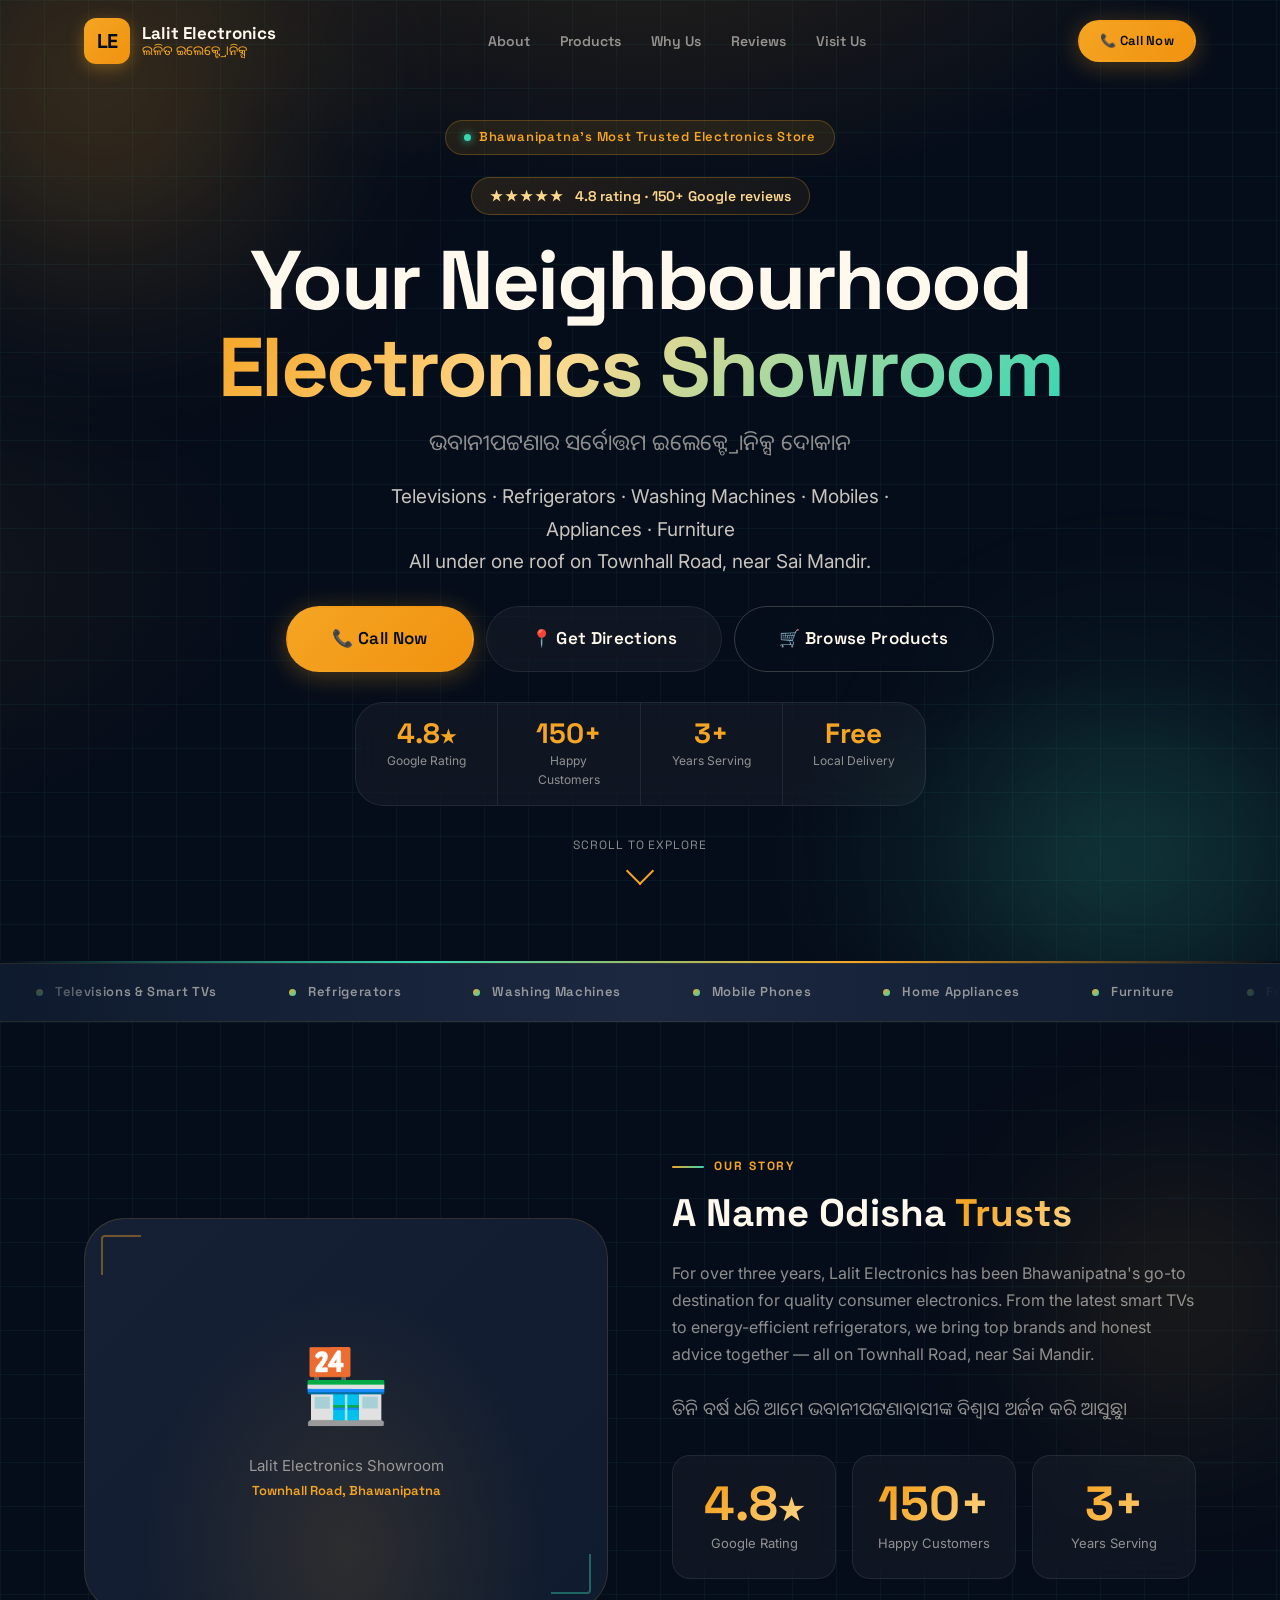
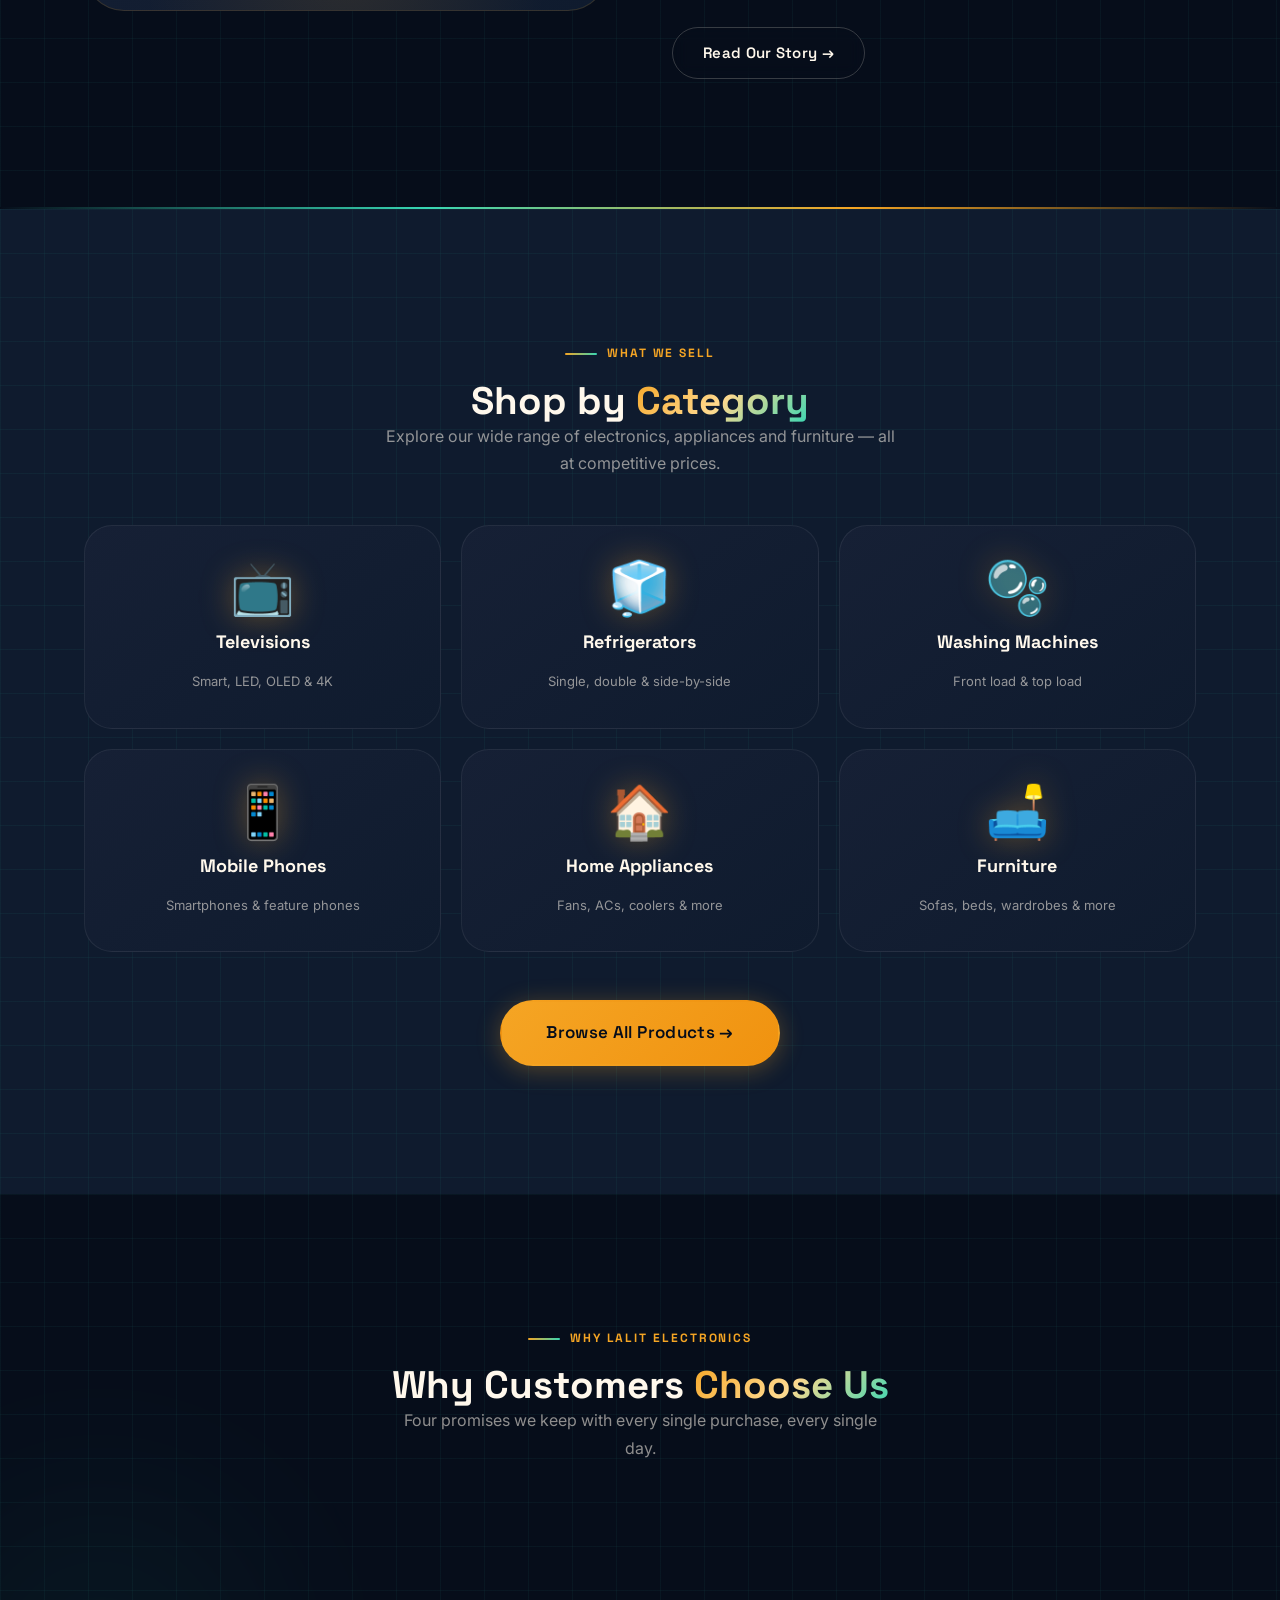
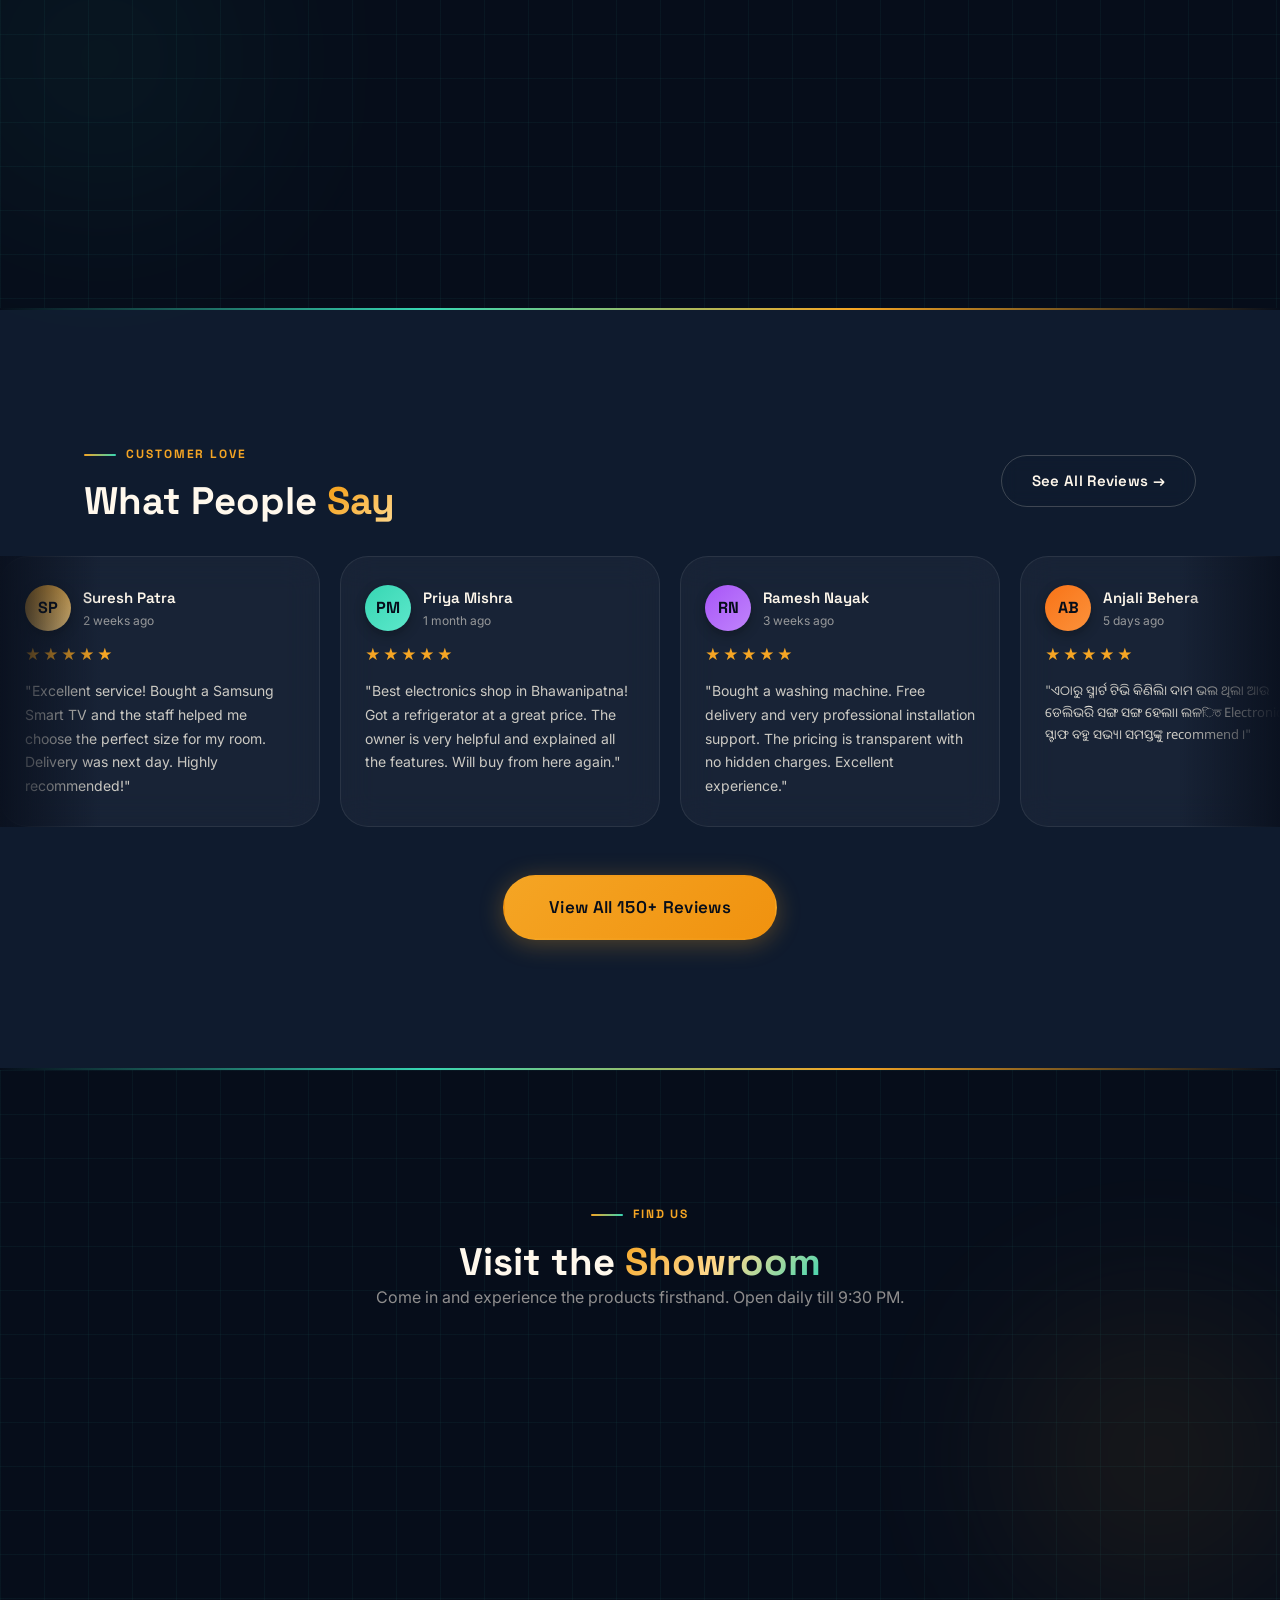
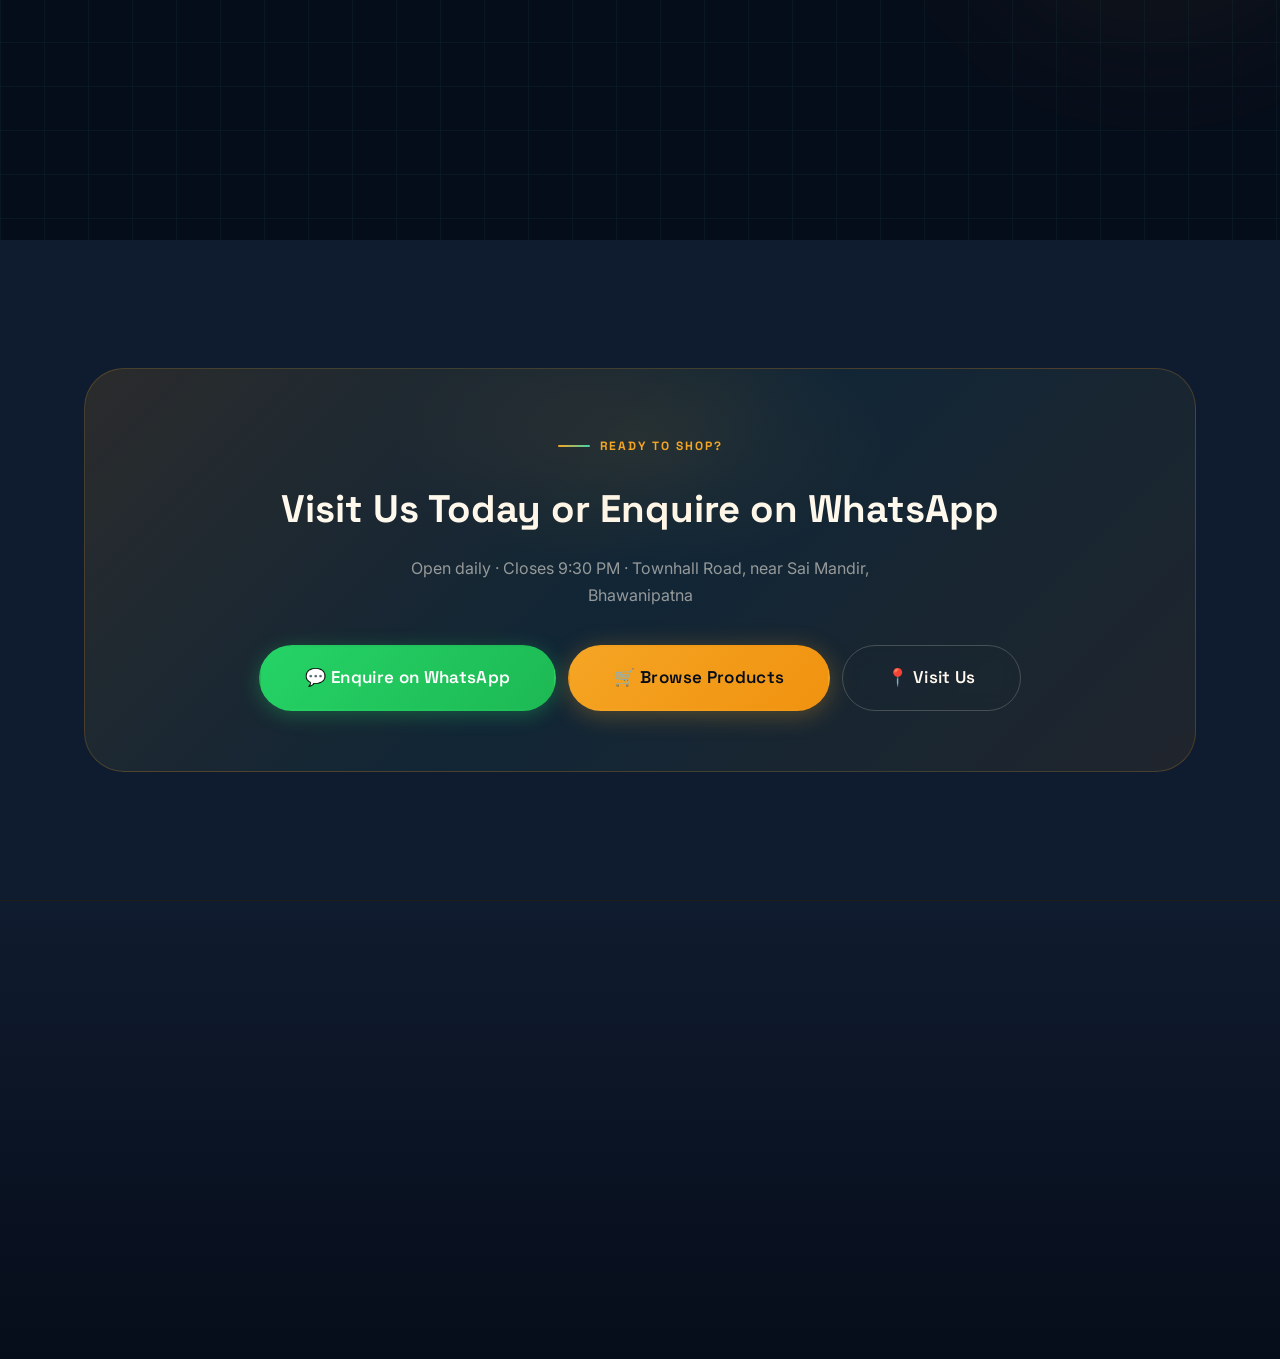
<file: index.html>
<!DOCTYPE html>
<html lang="en">

<head>
  <meta charset="UTF-8" />
  <meta name="viewport" content="width=device-width, initial-scale=1.0" />
  <title>Lalit Electronics — Bhawanipatna, Odisha | TV, Refrigerator, Mobiles &amp; More</title>
  <meta name="description"
    content="Lalit Electronics (ଲଳିତ ଇଲେକ୍ଟ୍ରୋନିକ୍ସ) — Bhawanipatna's most trusted electronics store on Townhall Road. TVs, Refrigerators, Washing Machines, Mobiles, Home Appliances &amp; Furniture. Rated 4.8★ by 150+ customers. Free delivery within town." />
  <link rel="canonical" href="https://lalitelectronics.in/" />
  <link rel="preconnect" href="https://fonts.googleapis.com" />
  <link rel="preconnect" href="https://fonts.gstatic.com" crossorigin />
  <link
    href="https://fonts.googleapis.com/css2?family=Space+Grotesk:wght@400;500;600;700;800&family=Inter:wght@300;400;500;600&family=Noto+Sans+Oriya:wght@400;700&display=swap"
    rel="stylesheet" />
  <link rel="stylesheet" href="styles.css" />
  <script type="application/ld+json">
  {
    "@context": "https://schema.org",
    "@type": "ElectronicsStore",
    "name": "Lalit Electronics",
    "alternateName": "ଲଳିତ ଇଲେକ୍ଟ୍ରୋନିକ୍ସ",
    "url": "https://lalitelectronics.in",
    "telephone": "+919777993450",
    "address": {
      "@type": "PostalAddress",
      "streetAddress": "Townhall Road, near Sai Mandir",
      "addressLocality": "Bhawanipatna",
      "addressRegion": "Odisha",
      "postalCode": "766001",
      "addressCountry": "IN"
    },
    "aggregateRating": { "@type": "AggregateRating", "ratingValue": "4.8", "reviewCount": "150" },
    "openingHours": "Mo-Su 00:00-21:30",
    "priceRange": "₹₹"
  }
  </script>
</head>

<body>

  <!-- ══ HEADER ════════════════════════════════════════════ -->
  <header id="site-header" role="banner">
    <div class="container">
      <div class="header-inner">
        <a href="index.html" class="site-logo" aria-label="Lalit Electronics – Home">
          <div class="logo-mark" aria-hidden="true">LE</div>
          <div class="logo-text">
            <span class="logo-en">Lalit Electronics</span>
            <span class="logo-or">ଲଳିତ ଇଲେକ୍ଟ୍ରୋନିକ୍ସ</span>
          </div>
        </a>
        <nav class="site-nav" aria-label="Main navigation">
          <a href="about.html" data-nav-link>About</a>
          <a href="products.html" data-nav-link>Products</a>
          <a href="#why-us">Why Us</a>
          <a href="reviews.html" data-nav-link>Reviews</a>
          <a href="contact.html" data-nav-link>Visit Us</a>
        </nav>
        <div class="header-cta">
          <a href="tel:+919777993450" class="btn btn-primary btn-sm" id="header-call-btn">📞 Call Now</a>
          <button class="hamburger" id="hamburger" aria-label="Open menu" aria-expanded="false"
            aria-controls="mobile-drawer">
            <span></span><span></span><span></span>
          </button>
        </div>
      </div>
    </div>
  </header>

  <!-- ══ MOBILE DRAWER ══════════════════════════════════════ -->
  <div id="mobile-drawer" role="dialog" aria-label="Navigation menu" aria-modal="true">
    <a href="index.html" class="site-logo" aria-label="Lalit Electronics – Home">
      <div class="logo-mark" aria-hidden="true">LE</div>
      <div class="logo-text">
        <span class="logo-en">Lalit Electronics</span>
      </div>
    </a>
    <nav class="drawer-nav" aria-label="Mobile navigation">
      <a href="index.html" data-nav-link>Home</a>
      <a href="about.html" data-nav-link>About</a>
      <a href="products.html" data-nav-link>Products</a>
      <a href="reviews.html" data-nav-link>Reviews</a>
      <a href="contact.html" data-nav-link>Visit Us</a>
    </nav>
    <div class="drawer-actions">
      <a href="tel:+919777993450" class="btn btn-primary btn-lg" id="drawer-call-btn">📞 Call Now</a>
      <a href="https://wa.me/919777993450" class="btn btn-whatsapp btn-lg" target="_blank" rel="noopener noreferrer"
        id="drawer-wa-btn">💬 WhatsApp</a>
    </div>
  </div>

  <main id="main-content">

    <!-- ══ HERO ═══════════════════════════════════════════════ -->
    <section id="hero" aria-label="Welcome to Lalit Electronics">
      <!-- Layered backgrounds -->
      <div class="hero-bg-radial" aria-hidden="true"></div>
      <div class="hero-circuit" aria-hidden="true"></div>
      <!-- Floating orbs -->
      <div class="orb orb-amber hero-orb-1" aria-hidden="true" style="width:560px;height:560px;top:-200px;left:-180px;">
      </div>
      <div class="orb orb-teal  hero-orb-2" aria-hidden="true"
        style="width:480px;height:480px;bottom:-120px;right:-100px;animation-delay:-3s;"></div>

      <div class="container">
        <div class="hero-inner">

          <!-- Eyebrow badge -->
          <div class="hero-eyebrow reveal" role="text">
            <span class="dot" aria-hidden="true"></span>
            Bhawanipatna's Most Trusted Electronics Store
          </div>

          <!-- Rating pill -->
          <div class="rating-pill reveal reveal-delay-1">
            <span class="stars" aria-label="Five stars">★★★★★</span>
            4.8 rating · 150+ Google reviews
          </div>

          <!-- Headline -->
          <h1 class="display-xl hero-title reveal reveal-delay-2">
            Your Neighbourhood<br />
            <span class="line-accent">Electronics Showroom</span>
          </h1>

          <!-- Odia subline -->
          <p class="hero-sub-odia reveal reveal-delay-3">
            ଭବାନୀପଟ୍ଟଣାର ସର୍ବୋତ୍ତମ ଇଲେକ୍ଟ୍ରୋନିକ୍ସ ଦୋକାନ
          </p>
          <p class="hero-sub-en reveal reveal-delay-3">
            Televisions · Refrigerators · Washing Machines · Mobiles · Appliances · Furniture<br />
            All under one roof on Townhall Road, near Sai Mandir.
          </p>

          <!-- CTAs -->
          <div class="hero-ctas reveal reveal-delay-4">
            <a href="tel:+919777993450" class="btn btn-primary btn-lg" id="hero-call-btn">📞 Call Now</a>
            <a href="https://maps.google.com/?q=W557+8F+Bhawanipatna,Odisha" target="_blank" rel="noopener noreferrer"
              class="btn btn-glass btn-lg" id="hero-directions-btn">📍 Get Directions</a>
            <a href="products.html" class="btn btn-outline btn-lg" id="hero-products-btn">🛒 Browse Products</a>
          </div>

          <!-- Floating mini stats -->
          <div class="hero-stats reveal reveal-delay-4">
            <div class="hero-stat">
              <div class="hero-stat-num">4.8<span style="font-size:.65em;">★</span></div>
              <div class="hero-stat-label">Google Rating</div>
            </div>
            <div class="hero-stat">
              <div class="hero-stat-num">150+</div>
              <div class="hero-stat-label">Happy Customers</div>
            </div>
            <div class="hero-stat">
              <div class="hero-stat-num">3+</div>
              <div class="hero-stat-label">Years Serving</div>
            </div>
            <div class="hero-stat">
              <div class="hero-stat-num">Free</div>
              <div class="hero-stat-label">Local Delivery</div>
            </div>
          </div>

          <!-- Scroll hint -->
          <div class="scroll-hint reveal reveal-delay-4" aria-hidden="true">
            <span>Scroll to explore</span>
            <div class="chevron"></div>
          </div>

        </div>
      </div>
    </section>

    <!-- ══ TEAL DIVIDER ═══════════════════════════════════════ -->
    <div class="teal-stripe" aria-hidden="true"></div>

    <!-- ══ SERVICES MARQUEE ════════════════════════════════════ -->
    <section class="marquee-section" aria-label="Our services">
      <div class="marquee-track" aria-hidden="true">
        <div class="marquee-item"><span class="dot" aria-hidden="true"></span> Televisions &amp; Smart TVs</div>
        <div class="marquee-item"><span class="dot" aria-hidden="true"></span> Refrigerators</div>
        <div class="marquee-item"><span class="dot" aria-hidden="true"></span> Washing Machines</div>
        <div class="marquee-item"><span class="dot" aria-hidden="true"></span> Mobile Phones</div>
        <div class="marquee-item"><span class="dot" aria-hidden="true"></span> Home Appliances</div>
        <div class="marquee-item"><span class="dot" aria-hidden="true"></span> Furniture</div>
        <div class="marquee-item"><span class="dot" aria-hidden="true"></span> Free Delivery in Town</div>
        <div class="marquee-item"><span class="dot" aria-hidden="true"></span> In-Store Pickup</div>
        <div class="marquee-item"><span class="dot" aria-hidden="true"></span> Open Daily till 9:30 PM</div>
        <div class="marquee-item"><span class="dot" aria-hidden="true"></span> 4.8★ on Google</div>
        <div class="marquee-item"><span class="dot" aria-hidden="true"></span> Samsung · LG · Sony · Whirlpool</div>
        <div class="marquee-item"><span class="dot" aria-hidden="true"></span> Bhawanipatna's #1 Store</div>
      </div>
    </section>

    <!-- ══ ABOUT PREVIEW ══════════════════════════════════════ -->
    <section class="section-dark circuit-bg" aria-labelledby="about-preview-heading">
      <div class="orb orb-amber" aria-hidden="true"
        style="position:absolute;width:400px;height:400px;right:-100px;top:10%;opacity:.5;pointer-events:none;"></div>
      <div class="container" style="position:relative;">
        <div class="about-split">
          <!-- Visual -->
          <div class="about-visual reveal reveal-left">
            <div class="visual-icon" aria-hidden="true">🏪</div>
            <p>Lalit Electronics Showroom<br /><span
                style="color:var(--amber);font-size:13px;font-family:var(--font-head);font-weight:600;">Townhall Road,
                Bhawanipatna</span></p>
            <!-- Decorative corner elements -->
            <div aria-hidden="true"
              style="position:absolute;top:16px;left:16px;width:40px;height:40px;border-left:2px solid rgba(245,165,36,.4);border-top:2px solid rgba(245,165,36,.4);border-radius:4px 0 0 0;">
            </div>
            <div aria-hidden="true"
              style="position:absolute;bottom:16px;right:16px;width:40px;height:40px;border-right:2px solid rgba(55,214,179,.4);border-bottom:2px solid rgba(55,214,179,.4);border-radius:0 0 4px 0;">
            </div>
          </div>
          <!-- Content -->
          <div class="reveal reveal-right">
            <span class="section-label">Our Story</span>
            <h2 class="headline-xl" id="about-preview-heading">
              A Name Odisha <span class="gradient-text-amber">Trusts</span>
            </h2>
            <p class="body-md mt-3" style="color:var(--text-dim);">
              For over three years, Lalit Electronics has been Bhawanipatna's go-to destination for quality consumer
              electronics. From the latest smart TVs to energy-efficient refrigerators, we bring top brands and honest
              advice together — all on Townhall Road, near Sai Mandir.
            </p>
            <p class="odia mt-3" style="color:var(--text-dim);">
              ତିନି ବର୍ଷ ଧରି ଆମେ ଭବାନୀପଟ୍ଟଣାବାସୀଙ୍କ ବିଶ୍ୱାସ ଅର୍ଜନ କରି ଆସୁଛୁ।
            </p>
            <div class="stats-row mt-4">
              <div class="stat-card">
                <div class="stat-number">4.8<span style="font-size:.6em;">★</span></div>
                <div class="stat-label">Google Rating</div>
              </div>
              <div class="stat-card">
                <div class="stat-number">150+</div>
                <div class="stat-label">Happy Customers</div>
              </div>
              <div class="stat-card">
                <div class="stat-number">3+</div>
                <div class="stat-label">Years Serving</div>
              </div>
            </div>
            <a href="about.html" class="btn btn-outline mt-6" id="about-preview-link">Read Our Story →</a>
          </div>
        </div>
      </div>
    </section>

    <!-- ══ TEAL DIVIDER ═══════════════════════════════════════ -->
    <div class="teal-stripe" aria-hidden="true"></div>

    <!-- ══ CATEGORIES ═════════════════════════════════════════ -->
    <section class="section-panel circuit-bg" aria-labelledby="categories-heading">
      <div class="container">
        <div class="text-center mb-4">
          <span class="section-label reveal" style="justify-content:center;">What We Sell</span>
          <h2 class="headline-xl reveal reveal-delay-1" id="categories-heading">
            Shop by <span class="gradient-text">Category</span>
          </h2>
          <p class="body-md reveal reveal-delay-2" style="color:var(--text-dim);max-width:520px;margin-inline:auto;">
            Explore our wide range of electronics, appliances and furniture — all at competitive prices.
          </p>
        </div>

        <div class="categories-grid mt-6">
          <a href="products.html#televisions" class="category-card reveal" id="cat-tv">
            <div class="cat-icon" aria-hidden="true">📺</div>
            <div class="cat-name">Televisions</div>
            <div class="cat-sub">Smart, LED, OLED &amp; 4K</div>
          </a>
          <a href="products.html#refrigerators" class="category-card reveal reveal-delay-1" id="cat-fridge">
            <div class="cat-icon" aria-hidden="true">🧊</div>
            <div class="cat-name">Refrigerators</div>
            <div class="cat-sub">Single, double &amp; side-by-side</div>
          </a>
          <a href="products.html#washing-machines" class="category-card reveal reveal-delay-2" id="cat-wm">
            <div class="cat-icon" aria-hidden="true">🫧</div>
            <div class="cat-name">Washing Machines</div>
            <div class="cat-sub">Front load &amp; top load</div>
          </a>
          <a href="products.html#mobile-phones" class="category-card reveal reveal-delay-1" id="cat-mobile">
            <div class="cat-icon" aria-hidden="true">📱</div>
            <div class="cat-name">Mobile Phones</div>
            <div class="cat-sub">Smartphones &amp; feature phones</div>
          </a>
          <a href="products.html#home-appliances" class="category-card reveal reveal-delay-2" id="cat-appliance">
            <div class="cat-icon" aria-hidden="true">🏠</div>
            <div class="cat-name">Home Appliances</div>
            <div class="cat-sub">Fans, ACs, coolers &amp; more</div>
          </a>
          <a href="products.html#furniture" class="category-card reveal reveal-delay-3" id="cat-furniture">
            <div class="cat-icon" aria-hidden="true">🛋️</div>
            <div class="cat-name">Furniture</div>
            <div class="cat-sub">Sofas, beds, wardrobes &amp; more</div>
          </a>
        </div>

        <!-- CTA under categories -->
        <div class="text-center mt-6 reveal">
          <a href="products.html" class="btn btn-primary btn-lg" id="browse-all-btn">Browse All Products →</a>
        </div>
      </div>
    </section>

    <!-- ══ WHY CHOOSE US ══════════════════════════════════════ -->
    <section class="section-dark circuit-bg" id="why-us" aria-labelledby="why-heading">
      <div class="orb orb-teal" aria-hidden="true"
        style="position:absolute;width:500px;height:500px;left:-150px;bottom:0;opacity:.4;pointer-events:none;"></div>
      <div class="container" style="position:relative;">
        <div class="text-center mb-4">
          <span class="section-label reveal" style="justify-content:center;">Why Lalit Electronics</span>
          <h2 class="headline-xl reveal reveal-delay-1" id="why-heading">
            Why Customers <span class="gradient-text">Choose Us</span>
          </h2>
          <p class="body-md reveal reveal-delay-2" style="color:var(--text-dim);max-width:480px;margin-inline:auto;">
            Four promises we keep with every single purchase, every single day.
          </p>
        </div>
        <div class="why-grid mt-6">
          <div class="why-card reveal">
            <div class="why-number" aria-hidden="true">01</div>
            <div class="why-title">🏆 Top Brand Selection</div>
            <p class="why-desc">Samsung, LG, Sony, Whirlpool, Godrej and more — all authorised, all with valid warranty.
              No grey market, ever.</p>
          </div>
          <div class="why-card reveal reveal-delay-1">
            <div class="why-number" aria-hidden="true">02</div>
            <div class="why-title">💰 Honest Pricing</div>
            <p class="why-desc">MRP-aligned pricing with regular seasonal deals. Transparent billing — no hidden
              charges, no surprises.</p>
          </div>
          <div class="why-card reveal reveal-delay-2">
            <div class="why-number" aria-hidden="true">03</div>
            <div class="why-title">🚚 Free Local Delivery</div>
            <p class="why-desc">Free delivery anywhere within Bhawanipatna town. Your new appliance arrives safely at
              your doorstep.</p>
          </div>
          <div class="why-card reveal reveal-delay-3">
            <div class="why-number" aria-hidden="true">04</div>
            <div class="why-title">🔧 After-Sale Support</div>
            <p class="why-desc">We assist with installation guidance and service centre coordination. Our job isn't done
              at the counter.</p>
          </div>
        </div>
      </div>
    </section>

    <!-- ══ TEAL DIVIDER ═══════════════════════════════════════ -->
    <div class="teal-stripe" aria-hidden="true"></div>

    <!-- ══ REVIEWS PREVIEW ════════════════════════════════════ -->
    <section class="section-panel" aria-labelledby="reviews-preview-heading">
      <div class="container">
        <div class="flex-between mb-4" style="flex-wrap:wrap;gap:16px;">
          <div>
            <span class="section-label reveal">Customer Love</span>
            <h2 class="headline-xl reveal reveal-delay-1" id="reviews-preview-heading">
              What People <span class="gradient-text-amber">Say</span>
            </h2>
          </div>
          <a href="reviews.html" class="btn btn-outline reveal reveal-delay-2" id="all-reviews-btn">See All Reviews
            →</a>
        </div>
      </div>
      <!-- Full-width carousel with fades -->
      <div class="reviews-track-wrap" aria-label="Customer reviews carousel" role="region">
        <div class="reviews-track" aria-live="off">
          <article class="review-card">
            <div class="review-header">
              <div class="reviewer-avatar" style="background:linear-gradient(135deg,#F5A524,#FFD98E);" aria-label="SP">
                SP</div>
              <div>
                <div class="reviewer-name">Suresh Patra</div>
                <div class="reviewer-date">2 weeks ago</div>
              </div>
            </div>
            <div class="review-stars" aria-label="5 stars">★★★★★</div>
            <p class="review-text">"Excellent service! Bought a Samsung Smart TV and the staff helped me choose the
              perfect size for my room. Delivery was next day. Highly recommended!"</p>
          </article>
          <article class="review-card">
            <div class="review-header">
              <div class="reviewer-avatar" style="background:linear-gradient(135deg,#37D6B3,#5de8cb);" aria-label="PM">
                PM</div>
              <div>
                <div class="reviewer-name">Priya Mishra</div>
                <div class="reviewer-date">1 month ago</div>
              </div>
            </div>
            <div class="review-stars" aria-label="5 stars">★★★★★</div>
            <p class="review-text">"Best electronics shop in Bhawanipatna! Got a refrigerator at a great price. The
              owner is very helpful and explained all the features. Will buy from here again."</p>
          </article>
          <article class="review-card">
            <div class="review-header">
              <div class="reviewer-avatar" style="background:linear-gradient(135deg,#a855f7,#c084fc);" aria-label="RN">
                RN</div>
              <div>
                <div class="reviewer-name">Ramesh Nayak</div>
                <div class="reviewer-date">3 weeks ago</div>
              </div>
            </div>
            <div class="review-stars" aria-label="5 stars">★★★★★</div>
            <p class="review-text">"Bought a washing machine. Free delivery and very professional installation support.
              The pricing is transparent with no hidden charges. Excellent experience."</p>
          </article>
          <article class="review-card">
            <div class="review-header">
              <div class="reviewer-avatar" style="background:linear-gradient(135deg,#f97316,#fb923c);" aria-label="AB">
                AB</div>
              <div>
                <div class="reviewer-name">Anjali Behera</div>
                <div class="reviewer-date">5 days ago</div>
              </div>
            </div>
            <div class="review-stars" aria-label="5 stars">★★★★★</div>
            <p class="review-text odia" style="font-size:13px;">"ଏଠାରୁ ସ୍ମାର୍ଟ ଟିଭି କିଣିଲି। ଦାମ ଭଲ ଥିଲା ଆଉ ଡେଲିଭ‍ିରି
              ସଙ୍ଗ ସଙ୍ଗ ହେଲା। ଲଳিত Electronics ର ସ୍ଟାଫ ବହୁ ସଭ୍ୟ। ସମସ୍ତଙ୍କୁ recommend ।"</p>
          </article>
          <article class="review-card">
            <div class="review-header">
              <div class="reviewer-avatar" style="background:linear-gradient(135deg,#06b6d4,#22d3ee);" aria-label="DS">
                DS</div>
              <div>
                <div class="reviewer-name">Deepak Sahu</div>
                <div class="reviewer-date">2 months ago</div>
              </div>
            </div>
            <div class="review-stars" aria-label="5 stars">★★★★★</div>
            <p class="review-text">"Trusted shop with genuine products. I've been buying here for 2 years. Whether it's
              mobile phones or home appliances, they always have the best selection."</p>
          </article>
          <article class="review-card">
            <div class="review-header">
              <div class="reviewer-avatar" style="background:linear-gradient(135deg,#ec4899,#f472b6);" aria-label="KR">
                KR</div>
              <div>
                <div class="reviewer-name">Kavita Rath</div>
                <div class="reviewer-date">1 week ago</div>
              </div>
            </div>
            <div class="review-stars" aria-label="5 stars">★★★★★</div>
            <p class="review-text">"Amazing shop! Great variety of furniture too. Got a sofa set and a dining table at
              excellent prices. Delivery was on time and very careful. Very satisfied!"</p>
          </article>
        </div>
      </div>
      <div class="text-center mt-6">
        <a href="reviews.html" class="btn btn-primary btn-lg" id="all-reviews-btn-2">View All 150+ Reviews</a>
      </div>
    </section>

    <!-- ══ TEAL DIVIDER ═══════════════════════════════════════ -->
    <div class="teal-stripe" aria-hidden="true"></div>

    <!-- ══ CONTACT PREVIEW ════════════════════════════════════ -->
    <section class="section-dark circuit-bg" aria-labelledby="contact-preview-heading">
      <div class="orb orb-amber" aria-hidden="true"
        style="position:absolute;width:450px;height:450px;right:-100px;top:50%;transform:translateY(-50%);opacity:.4;pointer-events:none;">
      </div>
      <div class="container" style="position:relative;">
        <div class="text-center mb-4">
          <span class="section-label reveal" style="justify-content:center;">Find Us</span>
          <h2 class="headline-xl reveal reveal-delay-1" id="contact-preview-heading">
            Visit the <span class="gradient-text">Showroom</span>
          </h2>
          <p class="body-md reveal reveal-delay-2" style="color:var(--text-dim);">
            Come in and experience the products firsthand. Open daily till 9:30 PM.
          </p>
        </div>

        <div class="contact-preview-grid mt-6">
          <div class="contact-info-list reveal">
            <div class="contact-item">
              <div class="contact-icon" aria-hidden="true">📍</div>
              <div>
                <div class="contact-item-label">Address</div>
                <div class="contact-item-value">Townhall Road, near Sai Mandir,<br />Bhawanipatna, Odisha 766001</div>
              </div>
            </div>
            <div class="contact-item">
              <div class="contact-icon" aria-hidden="true">📞</div>
              <div>
                <div class="contact-item-label">Phone</div>
                <div class="contact-item-value">
                  <a href="tel:+919777993450" id="contact-preview-phone">097779 93450</a>
                </div>
              </div>
            </div>
            <div class="contact-item">
              <div class="contact-icon" aria-hidden="true">⏰</div>
              <div>
                <div class="contact-item-label">Hours</div>
                <div class="contact-item-value"><span style="color:var(--teal);font-weight:600;">Open Daily</span> ·
                  Closes 9:30 PM</div>
              </div>
            </div>
            <div class="contact-item">
              <div class="contact-icon" aria-hidden="true">🚚</div>
              <div>
                <div class="contact-item-label">Delivery</div>
                <div class="contact-item-value">Free delivery within Bhawanipatna town</div>
              </div>
            </div>
            <div style="display:flex;gap:12px;flex-wrap:wrap;margin-top:8px;">
              <a href="tel:+919777993450" class="btn btn-primary" id="contact-preview-call">📞 Call Now</a>
              <a href="https://wa.me/919777993450" class="btn btn-whatsapp" target="_blank" rel="noopener noreferrer"
                id="contact-preview-wa">💬 WhatsApp</a>
              <a href="contact.html" class="btn btn-outline" id="contact-preview-more">Get in Touch →</a>
            </div>
          </div>

          <div class="map-embed reveal reveal-delay-2">
            <iframe src="https://www.google.com/maps?q=W557+8F+Bhawanipatna,Odisha&output=embed"
              title="Lalit Electronics location on Google Maps" allowfullscreen loading="lazy"
              referrerpolicy="no-referrer-when-downgrade">
            </iframe>
          </div>
        </div>
      </div>
    </section>

    <!-- ══ CTA BANNER ══════════════════════════════════════════ -->
    <section class="section-panel" aria-label="Call to action">
      <div class="container">
        <div class="cta-banner reveal">
          <span class="section-label" style="justify-content:center;">Ready to Shop?</span>
          <h2 class="headline-xl mt-2">Visit Us Today or Enquire on WhatsApp</h2>
          <p class="body-md mt-3" style="color:var(--text-dim);max-width:480px;margin-inline:auto;">
            Open daily · Closes 9:30 PM · Townhall Road, near Sai Mandir, Bhawanipatna
          </p>
          <div style="display:flex;gap:12px;flex-wrap:wrap;justify-content:center;margin-top:36px;">
            <a href="https://wa.me/919777993450?text=Hi%2C%20I%20want%20to%20enquire%20about%20products%20at%20Lalit%20Electronics."
              target="_blank" rel="noopener noreferrer" class="btn btn-whatsapp btn-lg" id="cta-wa-btn">💬 Enquire on
              WhatsApp</a>
            <a href="products.html" class="btn btn-primary btn-lg" id="cta-products-btn">🛒 Browse Products</a>
            <a href="contact.html" class="btn btn-outline btn-lg" id="cta-contact-btn">📍 Visit Us</a>
          </div>
        </div>
      </div>
    </section>

  </main>

  <!-- ══ FOOTER ═════════════════════════════════════════════ -->
  <footer id="site-footer" role="contentinfo">
    <div class="container">
      <div class="footer-grid">
        <div class="footer-brand">
          <a href="index.html" class="site-logo" aria-label="Lalit Electronics Home">
            <div class="logo-mark" aria-hidden="true">LE</div>
            <div class="logo-text">
              <span class="logo-en">Lalit Electronics</span>
              <span class="logo-or">ଲଳিত ইলেকট্রনিক্স</span>
            </div>
          </a>
          <p class="footer-desc">Bhawanipatna's most trusted electronics &amp; appliances showroom. Quality products,
            honest pricing, free local delivery.</p>
          <div style="margin-top:16px;">
            <div class="rating-pill" style="font-size:13px;"><span class="stars">★★★★★</span> 4.8 · 150+ Reviews</div>
          </div>
        </div>
        <div>
          <div class="footer-heading">Quick Links</div>
          <ul class="footer-links">
            <li><a href="index.html">Home</a></li>
            <li><a href="about.html">About Us</a></li>
            <li><a href="products.html">Products</a></li>
            <li><a href="reviews.html">Reviews</a></li>
            <li><a href="contact.html">Visit Us</a></li>
          </ul>
        </div>
        <div>
          <div class="footer-heading">Categories</div>
          <ul class="footer-links">
            <li><a href="products.html#televisions">Televisions</a></li>
            <li><a href="products.html#refrigerators">Refrigerators</a></li>
            <li><a href="products.html#washing-machines">Washing Machines</a></li>
            <li><a href="products.html#mobile-phones">Mobile Phones</a></li>
            <li><a href="products.html#home-appliances">Home Appliances</a></li>
            <li><a href="products.html#furniture">Furniture</a></li>
          </ul>
        </div>
        <div>
          <div class="footer-heading">Contact</div>
          <a href="tel:+919777993450" class="footer-contact-item" id="footer-phone"><span class="icon"
              aria-hidden="true">📞</span><span>097779 93450</span></a>
          <a href="https://wa.me/919777993450" class="footer-contact-item" target="_blank" rel="noopener noreferrer"
            id="footer-wa"><span class="icon" aria-hidden="true">💬</span><span>WhatsApp Us</span></a>
          <div class="footer-contact-item"><span class="icon" aria-hidden="true">📍</span><span>Townhall Road, near Sai
              Mandir, Bhawanipatna, Odisha 766001</span></div>
          <div class="footer-contact-item"><span class="icon" aria-hidden="true">⏰</span><span>Open Daily · Closes 9:30
              PM</span></div>
          <div class="footer-contact-item"><span class="icon"
              aria-hidden="true">🌐</span><span>lalitelectronics.in</span></div>
        </div>
      </div>
      <div class="footer-bottom">
        <p class="footer-copy">&copy; <span class="footer-year">2026</span> Lalit Electronics. All rights reserved.</p>
        <p class="footer-copy" style="color:rgba(255,248,236,.25);">Townhall Road, Bhawanipatna, Odisha</p>
      </div>
    </div>
  </footer>

  <!-- ══ STICKY MOBILE BAR ═══════════════════════════════════ -->
  <div id="mobile-bar" role="navigation" aria-label="Quick actions">
    <a href="tel:+919777993450" class="mbar-call" id="mbar-call">📞 Call Now</a>
    <a href="https://wa.me/919777993450" class="mbar-wa" target="_blank" rel="noopener noreferrer" id="mbar-wa">💬
      WhatsApp</a>
  </div>

  <script src="script.js"></script>
</body>

</html>
</file>
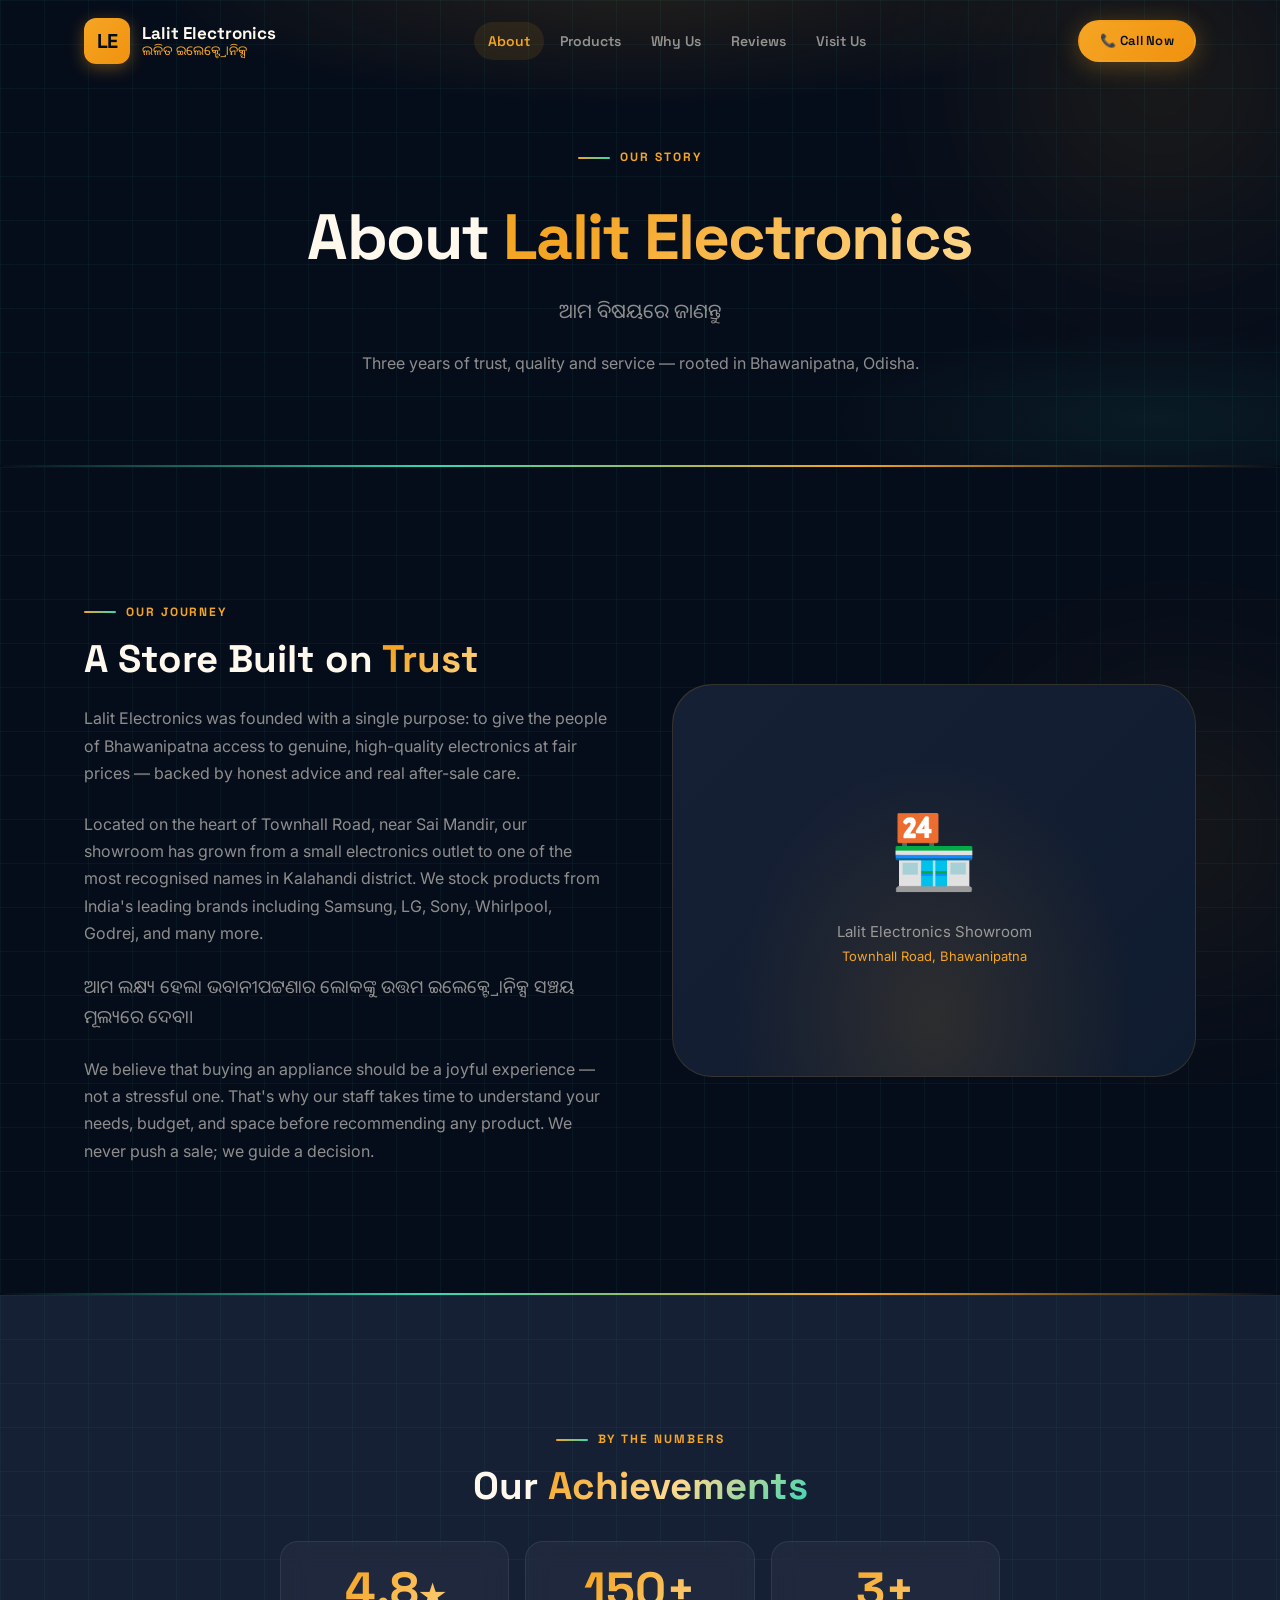
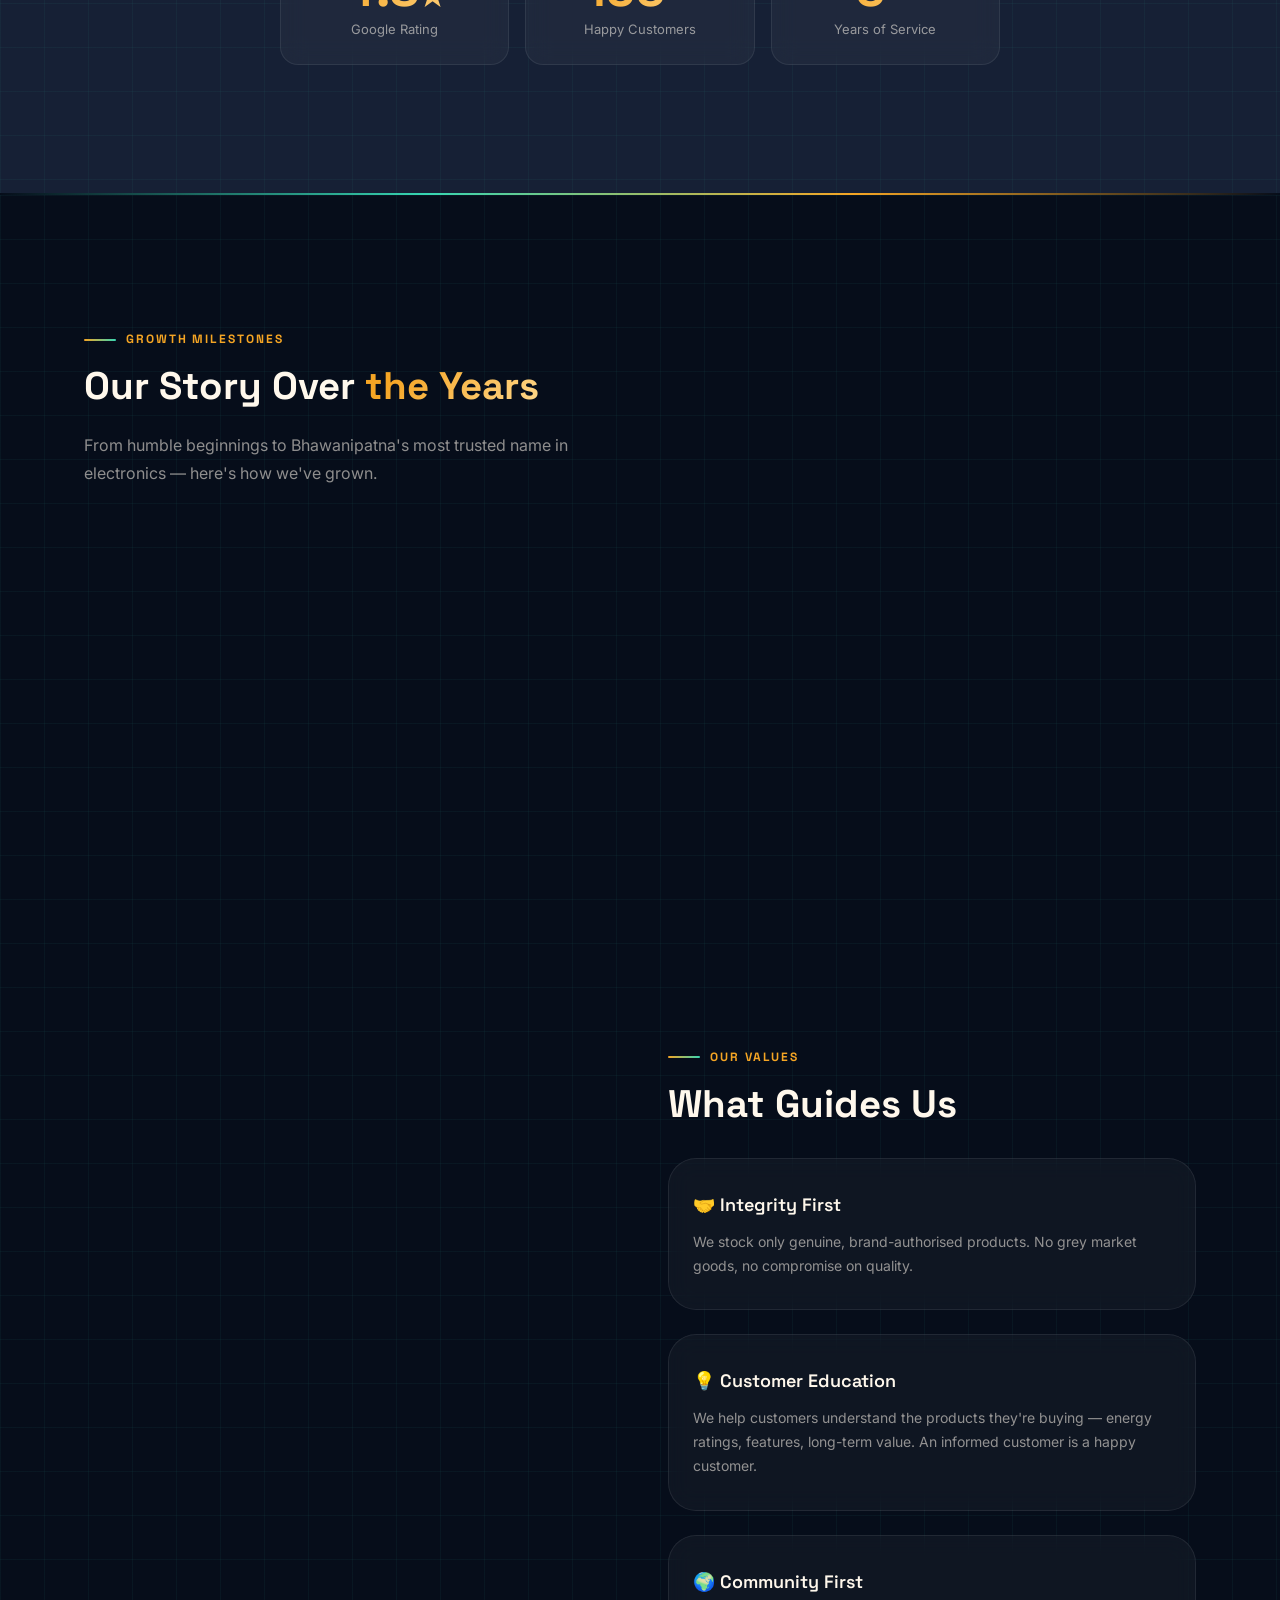
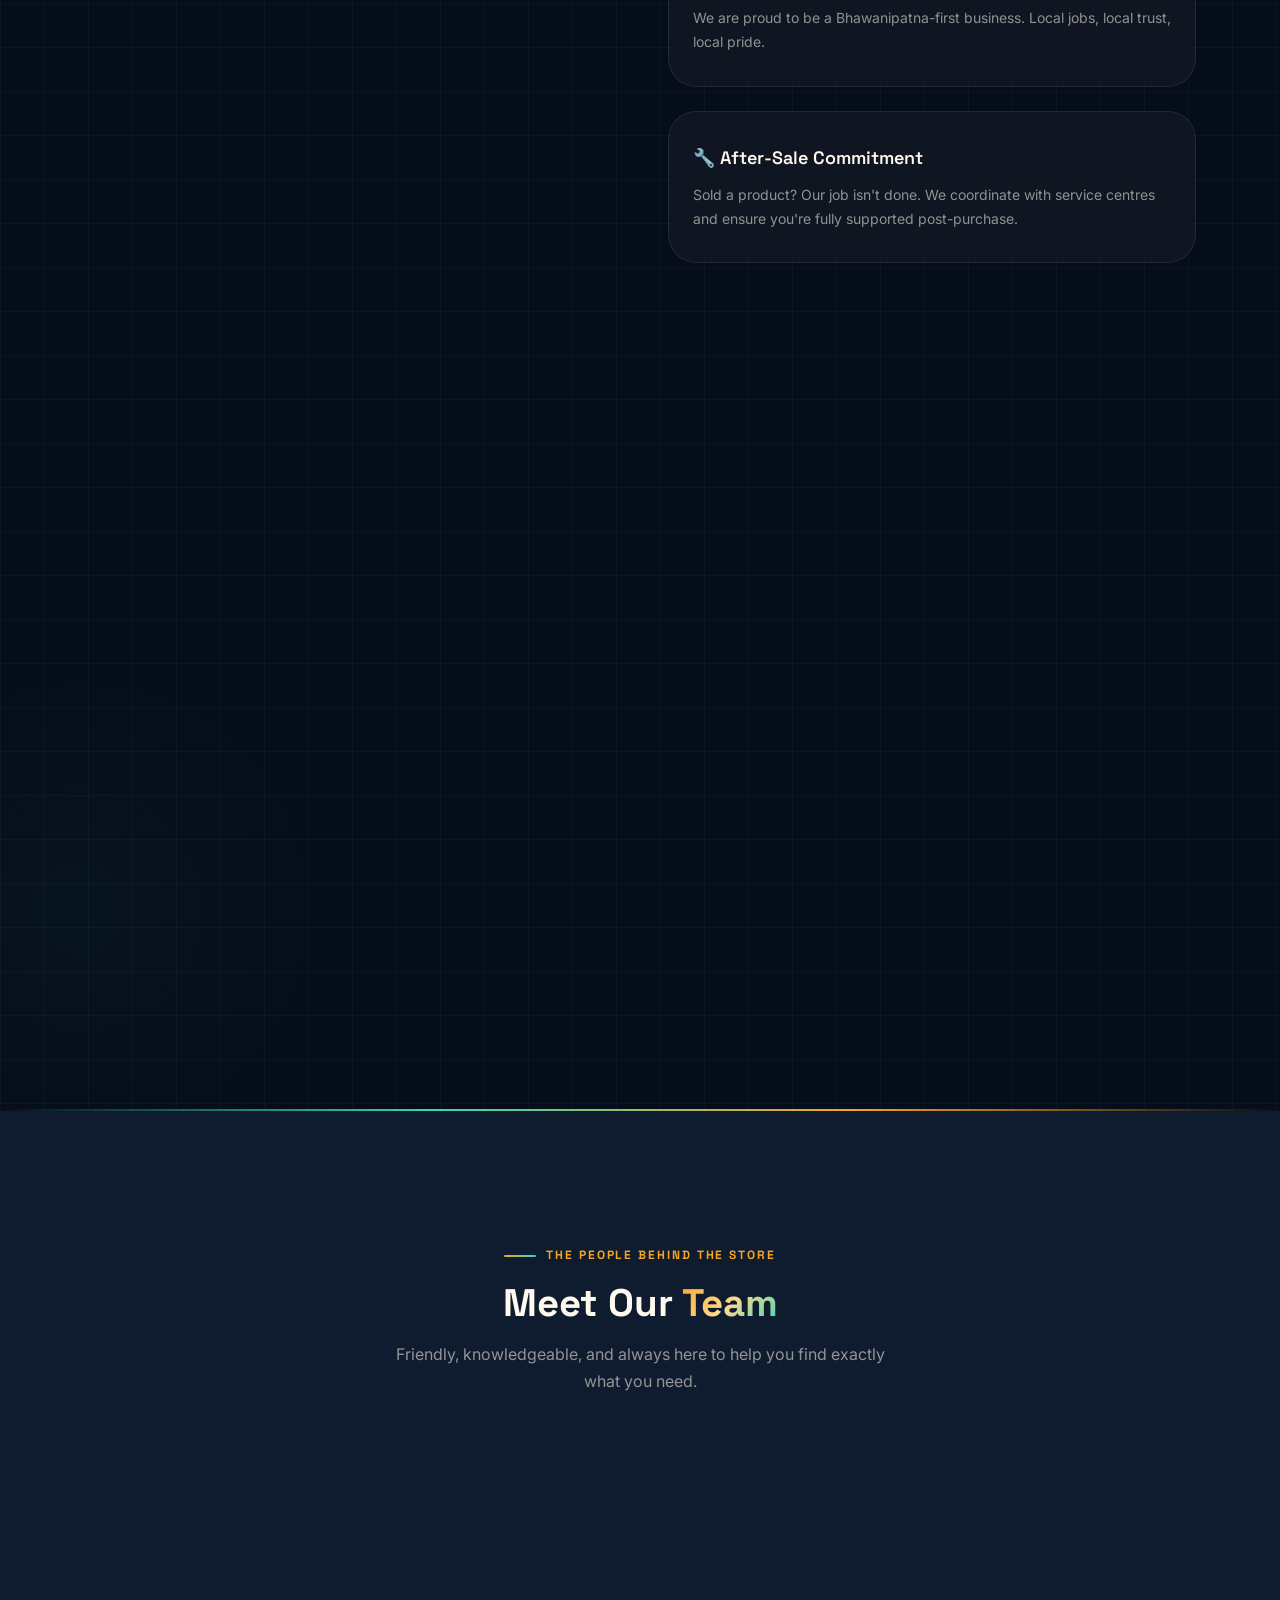
<file: about.html>
<!DOCTYPE html>
<html lang="en">

<head>
  <meta charset="UTF-8" />
  <meta name="viewport" content="width=device-width, initial-scale=1.0" />
  <title>About Us — Lalit Electronics | Our Story, Bhawanipatna, Odisha</title>
  <meta name="description"
    content="Learn about Lalit Electronics (ଲଳিত ইলেকট্রনিক্স) — Bhawanipatna's trusted electronics store since 2021. Our story, team and milestones on Townhall Road, Odisha." />
  <link rel="canonical" href="https://lalitelectronics.in/about.html" />

  <link rel="preconnect" href="https://fonts.googleapis.com" />
  <link rel="preconnect" href="https://fonts.gstatic.com" crossorigin />
  <link
    href="https://fonts.googleapis.com/css2?family=Space+Grotesk:wght@400;500;600;700;800&family=Inter:wght@300;400;500;600&family=Noto+Sans+Oriya:wght@400;700&display=swap"
    rel="stylesheet" />
  <link rel="stylesheet" href="styles.css" />

  <script type="application/ld+json">
  {
    "@context": "https://schema.org",
    "@type": "ElectronicsStore",
    "name": "Lalit Electronics",
    "alternateName": "ଲଳিତ ଇଲେକ୍ଟ୍ରୋନিକ୍ସ",
    "url": "https://lalitelectronics.in",
    "telephone": "+919777993450",
    "address": {
      "@type": "PostalAddress",
      "streetAddress": "Townhall Road, near Sai Mandir",
      "addressLocality": "Bhawanipatna",
      "addressRegion": "Odisha",
      "postalCode": "766001",
      "addressCountry": "IN"
    },
    "aggregateRating": {
      "@type": "AggregateRating",
      "ratingValue": "4.8",
      "reviewCount": "150"
    },
    "openingHours": "Mo-Su 00:00-21:30"
  }
  </script>
</head>

<body>

  <!-- ══ HEADER ════════════════════════════════════════════ -->
  <header id="site-header" role="banner">
    <div class="container">
      <div class="header-inner">
        <a href="index.html" class="site-logo" aria-label="Lalit Electronics – Home">
          <div class="logo-mark" aria-hidden="true">LE</div>
          <div class="logo-text">
            <span class="logo-en">Lalit Electronics</span>
            <span class="logo-or">ଲଳିତ ଇଲେକ୍ଟ୍ରୋନିକ୍ସ</span>
          </div>
        </a>
        <nav class="site-nav" aria-label="Main navigation">
          <a href="about.html" data-nav-link>About</a>
          <a href="products.html" data-nav-link>Products</a>
          <a href="index.html#why-us">Why Us</a>
          <a href="reviews.html" data-nav-link>Reviews</a>
          <a href="contact.html" data-nav-link>Visit Us</a>
        </nav>
        <div class="header-cta">
          <a href="tel:+919777993450" class="btn btn-primary btn-sm" id="header-call-btn">📞 Call Now</a>
          <button class="hamburger" id="hamburger" aria-label="Open menu" aria-expanded="false"
            aria-controls="mobile-drawer">
            <span></span><span></span><span></span>
          </button>
        </div>
      </div>
    </div>
  </header>

  <!-- ══ MOBILE DRAWER ══════════════════════════════════════ -->
  <div id="mobile-drawer" role="dialog" aria-label="Navigation menu" aria-modal="true">
    <a href="index.html" class="site-logo">
      <div class="logo-mark" aria-hidden="true">LE</div>
      <div class="logo-text">
        <span class="logo-en">Lalit Electronics</span>
        <span class="logo-or">ଲଳିତ ଇଲେକ୍ଟ୍ରୋନିକ୍ସ</span>
      </div>
    </a>
    <nav class="drawer-nav" aria-label="Mobile navigation">
      <a href="index.html">Home</a>
      <a href="about.html" data-nav-link>About</a>
      <a href="products.html" data-nav-link>Products</a>
      <a href="reviews.html" data-nav-link>Reviews</a>
      <a href="contact.html" data-nav-link>Visit Us</a>
    </nav>
    <div class="drawer-actions">
      <a href="tel:+919777993450" class="btn btn-primary btn-lg" id="drawer-call-btn">📞 Call Now</a>
      <a href="https://wa.me/919777993450" class="btn btn-whatsapp btn-lg" target="_blank" rel="noopener noreferrer"
        id="drawer-wa-btn">💬 WhatsApp</a>
    </div>
  </div>

  <main id="main-content">

    <!-- ══ PAGE HERO ══════════════════════════════════════════ -->
    <section class="page-hero" aria-labelledby="about-page-heading">
      <div class="page-hero-bg" aria-hidden="true"></div>
      <div class="page-hero-circuit" aria-hidden="true"></div>
      <div class="orb orb-amber" aria-hidden="true"
        style="position:absolute;width:480px;height:480px;top:-160px;right:-120px;opacity:.45;pointer-events:none;">
      </div>
      <div class="container">
        <div class="hero-inner">
          <span class="section-label reveal">Our Story</span>
          <h1 class="display-lg hero-title reveal reveal-delay-1" id="about-page-heading">
            About <span class="gradient-text-amber">Lalit Electronics</span>
          </h1>
          <p class="odia reveal reveal-delay-2" style="color:var(--text-dim);font-size:20px;">ଆମ ବିଷୟରେ ଜାଣନ୍ତୁ</p>
          <p class="body-md reveal reveal-delay-3" style="color:var(--text-dim);max-width:560px;">
            Three years of trust, quality and service — rooted in Bhawanipatna, Odisha.
          </p>
        </div>
      </div>
    </section>

    <!-- ══ FULL STORY ══════════════════════════════════════════ -->
    <div class="teal-stripe" aria-hidden="true"></div>
    <section class="section-dark circuit-bg" aria-labelledby="story-heading">
      <div class="orb orb-amber" aria-hidden="true"
        style="position:absolute;width:400px;height:400px;right:-100px;top:20%;opacity:.4;pointer-events:none;"></div>
      <div class="container">
        <div class="about-split">
          <div class="reveal">
            <span class="section-label">Our Journey</span>
            <h2 class="headline-xl" id="story-heading">A Store Built on <span class="gradient-text-amber">Trust</span>
            </h2>
            <p class="body-md mt-3" style="color:var(--text-dim);">
              Lalit Electronics was founded with a single purpose: to give the people of Bhawanipatna access to genuine,
              high-quality electronics at fair prices — backed by honest advice and real after-sale care.
            </p>
            <p class="body-md mt-3" style="color:var(--text-dim);">
              Located on the heart of Townhall Road, near Sai Mandir, our showroom has grown from a small electronics
              outlet to one of the most recognised names in Kalahandi district. We stock products from India's leading
              brands including Samsung, LG, Sony, Whirlpool, Godrej, and many more.
            </p>
            <p class="odia mt-3" style="color:var(--text-dim);">
              ଆମ ଲକ୍ଷ୍ୟ ହେଲା ଭବାନୀପଟ୍ଟଣାର ଲୋକଙ୍କୁ ଉତ୍ତମ ଇଲେକ୍ଟ୍ରୋନିକ୍ସ ସଞ୍ଚୟ ମୂଲ୍ୟରେ ଦେବା।
            </p>
            <p class="body-md mt-3" style="color:var(--text-dim);">
              We believe that buying an appliance should be a joyful experience — not a stressful one. That's why our
              staff takes time to understand your needs, budget, and space before recommending any product. We never
              push a sale; we guide a decision.
            </p>
          </div>
          <div class="about-visual reveal reveal-delay-2">
            <div class="visual-icon" aria-hidden="true">🏪</div>
            <p style="text-align:center;">Lalit Electronics Showroom<br /><span
                style="color:var(--amber);font-size:13px;">Townhall Road, Bhawanipatna</span></p>
          </div>
        </div>
      </div>
    </section>

    <!-- ══ STATS ══════════════════════════════════════════════ -->
    <div class="teal-stripe" aria-hidden="true"></div>
    <section class="section-panel-2 circuit-bg" aria-label="Key statistics">
      <div class="container">
        <div class="text-center mb-4">
          <span class="section-label reveal">By the Numbers</span>
          <h2 class="headline-xl reveal reveal-delay-1">Our <span class="gradient-text">Achievements</span></h2>
        </div>
        <div class="stats-row" style="max-width:720px;margin-inline:auto;grid-template-columns:repeat(3,1fr);">
          <div class="stat-card reveal">
            <div class="stat-number">4.8<span style="font-size:.6em">★</span></div>
            <div class="stat-label">Google Rating</div>
          </div>
          <div class="stat-card reveal reveal-delay-1">
            <div class="stat-number">150+</div>
            <div class="stat-label">Happy Customers</div>
          </div>
          <div class="stat-card reveal reveal-delay-2">
            <div class="stat-number">3+</div>
            <div class="stat-label">Years of Service</div>
          </div>
        </div>
      </div>
    </section>

    <!-- ══ TIMELINE ════════════════════════════════════════════ -->
    <div class="teal-stripe" aria-hidden="true"></div>
    <section class="section-dark circuit-bg" aria-labelledby="timeline-heading">
      <div class="orb orb-teal" aria-hidden="true"
        style="position:absolute;width:400px;height:400px;left:-120px;bottom:0;opacity:.35;pointer-events:none;"></div>
      <div class="container">
        <div class="about-split" style="gap:56px;">
          <div class="reveal">
            <span class="section-label">Growth Milestones</span>
            <h2 class="headline-xl" id="timeline-heading">Our Story Over <span class="gradient-text-amber">the
                Years</span></h2>
            <p class="body-md mt-3" style="color:var(--text-dim);">
              From humble beginnings to Bhawanipatna's most trusted name in electronics — here's how we've grown.
            </p>
            <div class="timeline mt-6">
              <div class="timeline-item">
                <div class="timeline-year">2021</div>
                <div class="timeline-event">Grand Opening</div>
                <p class="timeline-desc">Lalit Electronics opened its doors on Townhall Road with a curated selection of
                  TVs, refrigerators and mobile phones.</p>
              </div>
              <div class="timeline-item">
                <div class="timeline-year">2022</div>
                <div class="timeline-event">Expanded to Appliances &amp; Furniture</div>
                <p class="timeline-desc">Customer demand led us to add a full range of home appliances and furniture,
                  becoming a one-stop shop for every home need.</p>
              </div>
              <div class="timeline-item">
                <div class="timeline-year">2023</div>
                <div class="timeline-event">Free Delivery Program Launched</div>
                <p class="timeline-desc">We introduced free home delivery within Bhawanipatna town, bringing our
                  products straight to our customers' doorsteps.</p>
              </div>
              <div class="timeline-item">
                <div class="timeline-year">2024</div>
                <div class="timeline-event">100+ Customer Reviews Milestone</div>
                <p class="timeline-desc">Crossed 100 five-star Google reviews — a testament to the trust and
                  satisfaction of our loyal community.</p>
              </div>
              <div class="timeline-item" style="padding-bottom:0;">
                <div class="timeline-year">2025–Present</div>
                <div class="timeline-event">4.8★ Rating &amp; Growing</div>
                <p class="timeline-desc">150+ happy reviews, a 4.8-star Google rating, and a growing family of satisfied
                  customers across Bhawanipatna and Kalahandi district.</p>
              </div>
            </div>
          </div>

          <!-- Values -->
          <div class="reveal reveal-delay-2">
            <span class="section-label">Our Values</span>
            <h2 class="headline-xl">What Guides Us</h2>
            <div style="display:flex;flex-direction:column;gap:24px;margin-top:32px;">
              <div class="why-card">
                <div class="why-title">🤝 Integrity First</div>
                <p class="why-desc">We stock only genuine, brand-authorised products. No grey market goods, no
                  compromise on quality.</p>
              </div>
              <div class="why-card">
                <div class="why-title">💡 Customer Education</div>
                <p class="why-desc">We help customers understand the products they're buying — energy ratings, features,
                  long-term value. An informed customer is a happy customer.</p>
              </div>
              <div class="why-card">
                <div class="why-title">🌍 Community First</div>
                <p class="why-desc">We are proud to be a Bhawanipatna-first business. Local jobs, local trust, local
                  pride.</p>
              </div>
              <div class="why-card">
                <div class="why-title">🔧 After-Sale Commitment</div>
                <p class="why-desc">Sold a product? Our job isn't done. We coordinate with service centres and ensure
                  you're fully supported post-purchase.</p>
              </div>
            </div>
          </div>
        </div>
      </div>
    </section>

    <!-- ══ TEAM ════════════════════════════════════════════════ -->
    <div class="teal-stripe" aria-hidden="true"></div>
    <section class="section-panel" aria-labelledby="team-heading">
      <div class="container">
        <div class="text-center mb-4">
          <span class="section-label reveal">The People Behind the Store</span>
          <h2 class="headline-xl reveal reveal-delay-1" id="team-heading">Meet Our <span
              class="gradient-text">Team</span></h2>
          <p class="body-md text-dim mt-2 reveal reveal-delay-2" style="max-width:500px;margin-inline:auto;">
            Friendly, knowledgeable, and always here to help you find exactly what you need.
          </p>
        </div>
        <div class="team-grid mt-6">
          <div class="team-card reveal">
            <div class="team-avatar" aria-label="Lalit, Owner">L</div>
            <div class="team-name">Lalit</div>
            <div class="team-role">Founder &amp; Owner</div>
            <p class="team-bio">Passionate about electronics and customer service, Lalit started the store with a vision
              to bring quality brands to Bhawanipatna at honest prices.</p>
          </div>
          <div class="team-card reveal reveal-delay-1">
            <div class="team-avatar" style="background:linear-gradient(135deg,#37D6B3,#5de8cb);"
              aria-label="Arjun, Sales Lead">A</div>
            <div class="team-name">Arjun</div>
            <div class="team-role">Senior Sales Executive</div>
            <p class="team-bio">With 5 years in consumer electronics, Arjun helps customers make the right choice — from
              energy ratings to feature comparisons.</p>
          </div>
          <div class="team-card reveal reveal-delay-2">
            <div class="team-avatar" style="background:linear-gradient(135deg,#a855f7,#c084fc);"
              aria-label="Meera, Customer Relations">M</div>
            <div class="team-name">Meera</div>
            <div class="team-role">Customer Relations</div>
            <p class="team-bio">Meera ensures every customer leaves with a smile. She handles queries, delivery
              coordination and post-sale support with warmth and efficiency.</p>
          </div>
        </div>
      </div>
    </section>

    <!-- ══ CTA BANNER ══════════════════════════════════════════ -->
    <div class="teal-stripe" aria-hidden="true"></div>
    <section class="section-dark" aria-labelledby="about-cta-heading">
      <div class="container">
        <div class="cta-banner reveal">
          <span class="section-label text-center" style="justify-content:center;">Come See Us</span>
          <h2 class="headline-xl mt-2" id="about-cta-heading">Visit the Showroom <span
              class="gradient-text-amber">Today</span></h2>
          <p class="body-md mt-3" style="color:var(--text-dim);max-width:480px;margin-inline:auto;">
            Open daily · Closes 9:30 PM · Townhall Road, near Sai Mandir, Bhawanipatna
          </p>
          <div style="display:flex;gap:12px;flex-wrap:wrap;justify-content:center;margin-top:32px;">
            <a href="contact.html" class="btn btn-primary btn-lg" id="about-cta-visit">📍 Get Directions</a>
            <a href="tel:+919777993450" class="btn btn-outline btn-lg" id="about-cta-call">📞 Call Now</a>
            <a href="https://wa.me/919777993450" class="btn btn-whatsapp btn-lg" target="_blank"
              rel="noopener noreferrer" id="about-cta-wa">💬 WhatsApp</a>
          </div>
        </div>
      </div>
    </section>

  </main>

  <!-- ══ FOOTER ═════════════════════════════════════════════ -->
  <footer id="site-footer" role="contentinfo">
    <div class="container">
      <div class="footer-grid">
        <div class="footer-brand">
          <a href="index.html" class="site-logo" aria-label="Lalit Electronics Home">
            <div class="logo-mark" aria-hidden="true">LE</div>
            <div class="logo-text">
              <span class="logo-en">Lalit Electronics</span>
              <span class="logo-or">ଲଳিত ইলেকট্রনিক্স</span>
            </div>
          </a>
          <p class="footer-desc">Bhawanipatna's most trusted electronics &amp; appliances showroom. Quality products,
            honest pricing, free local delivery.</p>
          <div style="margin-top:16px;">
            <div class="rating-pill" style="font-size:13px;"><span class="stars">★★★★★</span> 4.8 · 150+ Reviews</div>
          </div>
        </div>
        <div>
          <div class="footer-heading">Quick Links</div>
          <ul class="footer-links">
            <li><a href="index.html">Home</a></li>
            <li><a href="about.html">About Us</a></li>
            <li><a href="products.html">Products</a></li>
            <li><a href="reviews.html">Reviews</a></li>
            <li><a href="contact.html">Visit Us</a></li>
          </ul>
        </div>
        <div>
          <div class="footer-heading">Categories</div>
          <ul class="footer-links">
            <li><a href="products.html#televisions">Televisions</a></li>
            <li><a href="products.html#refrigerators">Refrigerators</a></li>
            <li><a href="products.html#washing-machines">Washing Machines</a></li>
            <li><a href="products.html#mobile-phones">Mobile Phones</a></li>
            <li><a href="products.html#home-appliances">Home Appliances</a></li>
            <li><a href="products.html#furniture">Furniture</a></li>
          </ul>
        </div>
        <div>
          <div class="footer-heading">Contact</div>
          <a href="tel:+919777993450" class="footer-contact-item" id="footer-phone"><span class="icon"
              aria-hidden="true">📞</span><span>097779 93450</span></a>
          <a href="https://wa.me/919777993450" class="footer-contact-item" target="_blank" rel="noopener noreferrer"
            id="footer-wa"><span class="icon" aria-hidden="true">💬</span><span>WhatsApp Us</span></a>
          <div class="footer-contact-item"><span class="icon" aria-hidden="true">📍</span><span>Townhall Road, near Sai
              Mandir, Bhawanipatna, Odisha 766001</span></div>
          <div class="footer-contact-item"><span class="icon" aria-hidden="true">⏰</span><span>Open Daily · Closes 9:30
              PM</span></div>
        </div>
      </div>
      <div class="footer-bottom">
        <p class="footer-copy">&copy; <span class="footer-year">2026</span> Lalit Electronics. All rights reserved.</p>
        <p class="footer-copy" style="color:rgba(255,248,236,.3);">Townhall Road, Bhawanipatna, Odisha</p>
      </div>
    </div>
  </footer>

  <!-- ══ STICKY MOBILE BAR ═══════════════════════════════════ -->
  <div id="mobile-bar" role="navigation" aria-label="Quick actions">
    <a href="tel:+919777993450" class="mbar-call" id="mbar-call">📞 Call Now</a>
    <a href="https://wa.me/919777993450" class="mbar-wa" target="_blank" rel="noopener noreferrer" id="mbar-wa">💬
      WhatsApp</a>
  </div>

  <script src="script.js"></script>
</body>

</html>
</file>
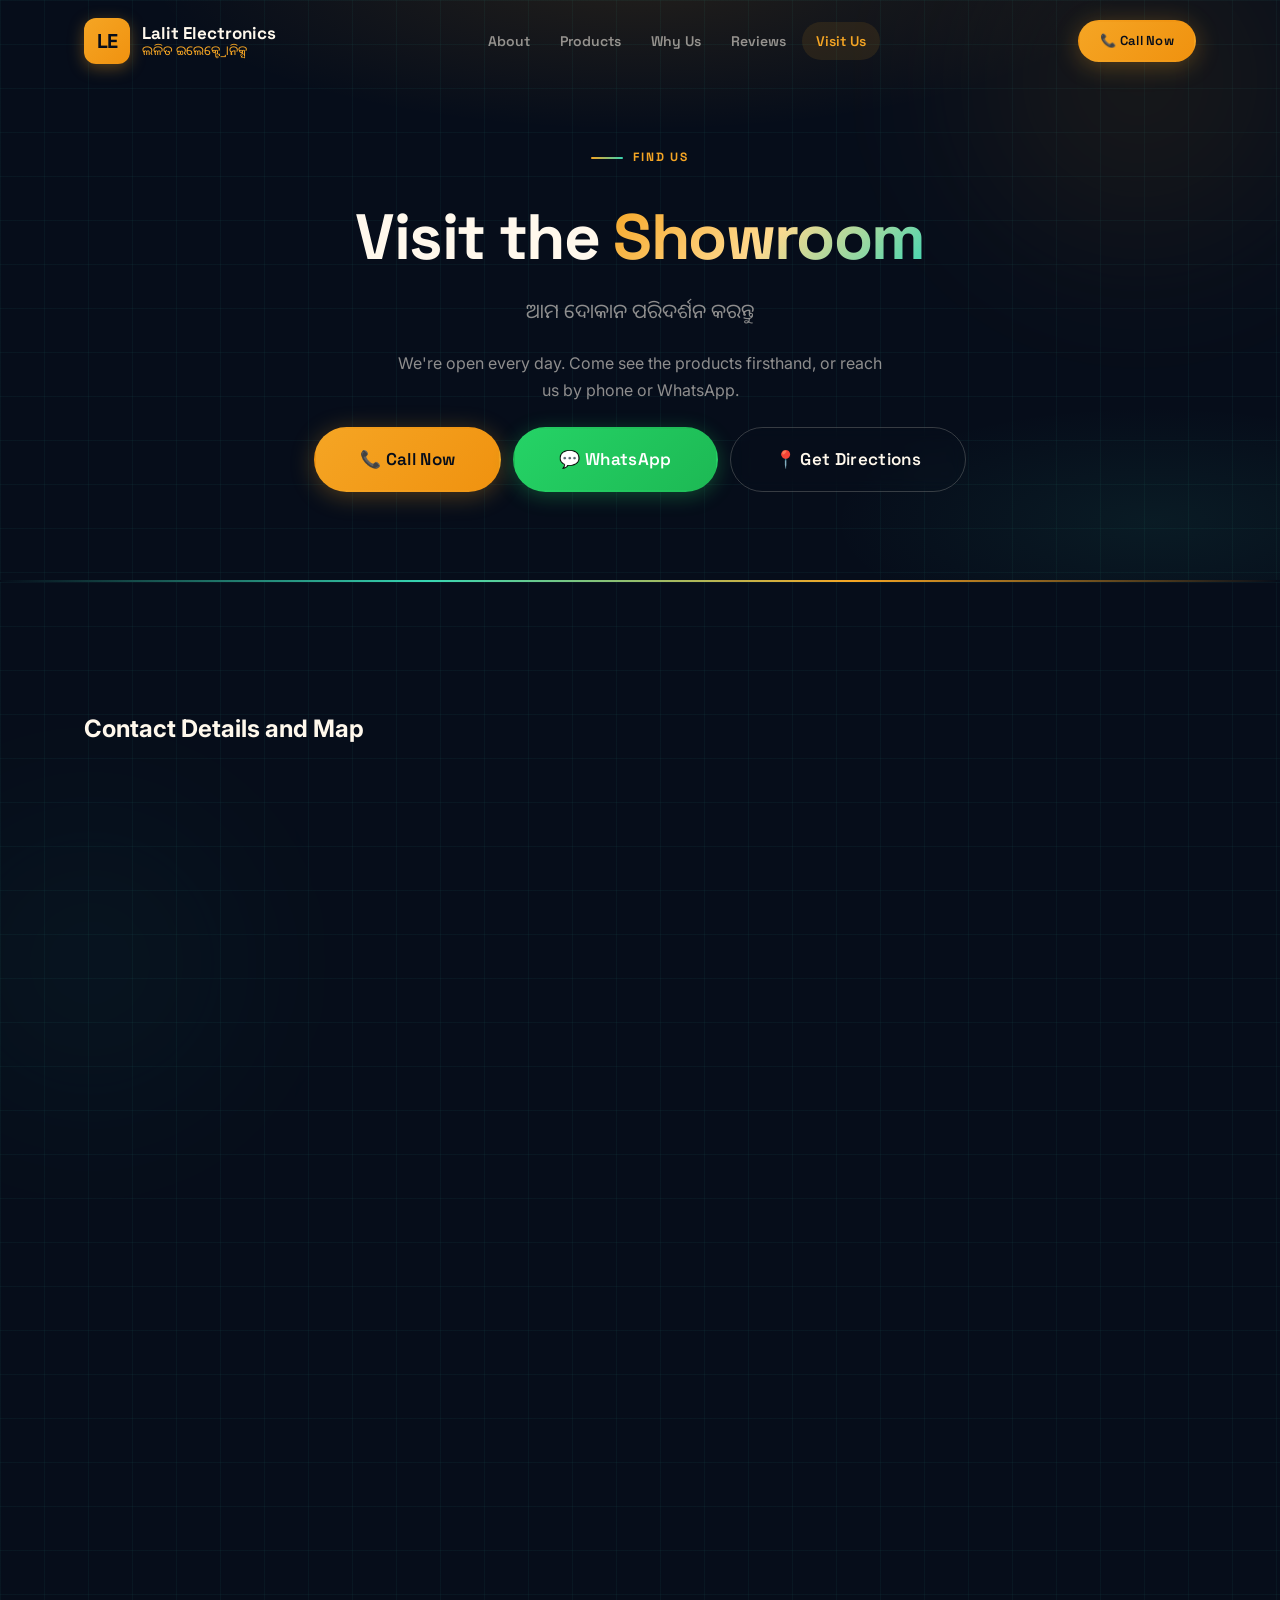
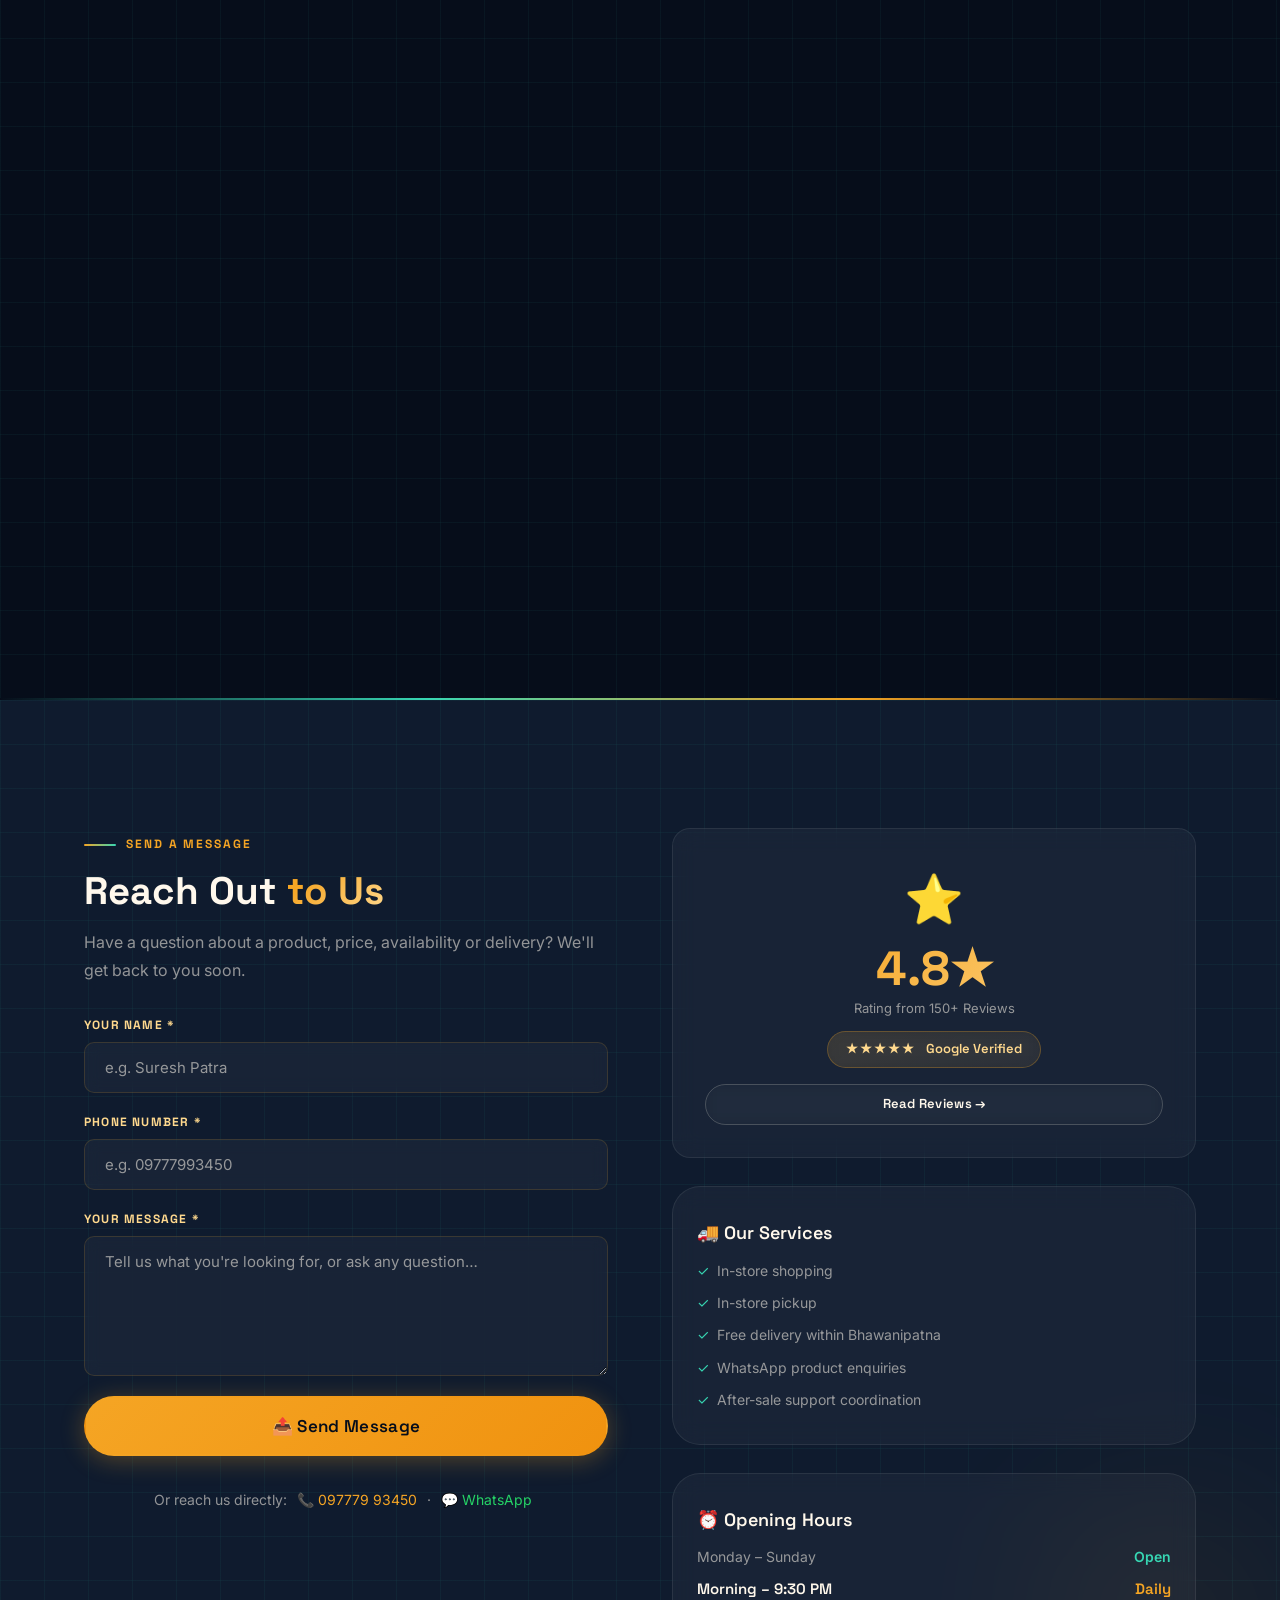
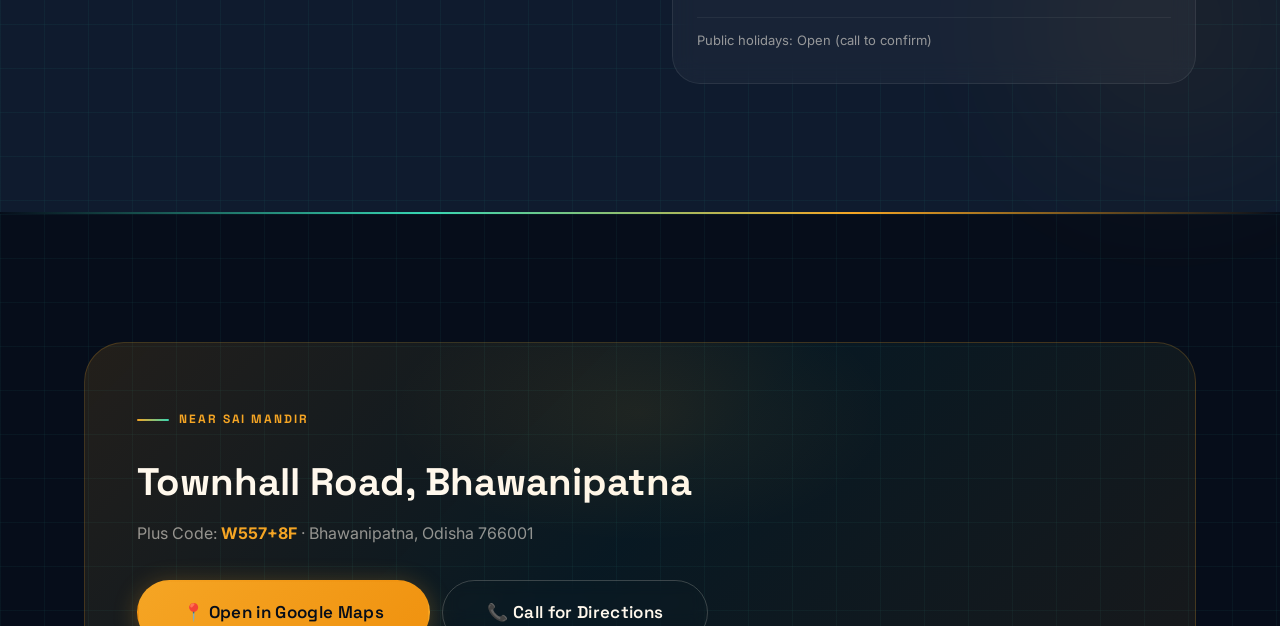
<file: contact.html>
<!DOCTYPE html>
<html lang="en">

<head>
  <meta charset="UTF-8" />
  <meta name="viewport" content="width=device-width, initial-scale=1.0" />
  <title>Contact & Visit Us — Lalit Electronics | Townhall Road, Bhawanipatna, Odisha</title>
  <meta name="description"
    content="Visit Lalit Electronics at Townhall Road, near Sai Mandir, Bhawanipatna, Odisha 766001. Call: 097779 93450. Open daily, closes 9:30 PM. Free delivery within Bhawanipatna town." />
  <link rel="canonical" href="https://lalitelectronics.in/contact.html" />

  <link rel="preconnect" href="https://fonts.googleapis.com" />
  <link rel="preconnect" href="https://fonts.gstatic.com" crossorigin />
  <link
    href="https://fonts.googleapis.com/css2?family=Space+Grotesk:wght@400;500;600;700;800&family=Inter:wght@300;400;500;600&family=Noto+Sans+Oriya:wght@400;700&display=swap"
    rel="stylesheet" />
  <link rel="stylesheet" href="styles.css" />

  <script type="application/ld+json">
  {
    "@context": "https://schema.org",
    "@type": "ElectronicsStore",
    "name": "Lalit Electronics",
    "alternateName": "ଲଳিତ ଇଲେକ୍ଟ୍ରୋନିକ୍ସ",
    "url": "https://lalitelectronics.in",
    "telephone": "+919777993450",
    "address": {
      "@type": "PostalAddress",
      "streetAddress": "Townhall Road, near Sai Mandir",
      "addressLocality": "Bhawanipatna",
      "addressRegion": "Odisha",
      "postalCode": "766001",
      "addressCountry": "IN"
    },
    "aggregateRating": {
      "@type": "AggregateRating",
      "ratingValue": "4.8",
      "reviewCount": "150"
    },
    "openingHours": "Mo-Su 00:00-21:30",
    "hasMap": "https://maps.google.com/?q=W557+8F+Bhawanipatna,Odisha"
  }
  </script>
</head>

<body>

  <!-- ══ HEADER ════════════════════════════════════════════ -->
  <header id="site-header" role="banner">
    <div class="container">
      <div class="header-inner">
        <a href="index.html" class="site-logo" aria-label="Lalit Electronics – Home">
          <div class="logo-mark" aria-hidden="true">LE</div>
          <div class="logo-text">
            <span class="logo-en">Lalit Electronics</span>
            <span class="logo-or">ଲଳିତ ଇଲେକ୍ଟ୍ରୋନିକ୍ସ</span>
          </div>
        </a>
        <nav class="site-nav" aria-label="Main navigation">
          <a href="about.html" data-nav-link>About</a>
          <a href="products.html" data-nav-link>Products</a>
          <a href="index.html#why-us">Why Us</a>
          <a href="reviews.html" data-nav-link>Reviews</a>
          <a href="contact.html" data-nav-link>Visit Us</a>
        </nav>
        <div class="header-cta">
          <a href="tel:+919777993450" class="btn btn-primary btn-sm" id="header-call-btn">📞 Call Now</a>
          <button class="hamburger" id="hamburger" aria-label="Open menu" aria-expanded="false"
            aria-controls="mobile-drawer">
            <span></span><span></span><span></span>
          </button>
        </div>
      </div>
    </div>
  </header>

  <!-- ══ MOBILE DRAWER ══════════════════════════════════════ -->
  <div id="mobile-drawer" role="dialog" aria-label="Navigation menu" aria-modal="true">
    <a href="index.html" class="site-logo">
      <div class="logo-mark" aria-hidden="true">LE</div>
      <div class="logo-text">
        <span class="logo-en">Lalit Electronics</span>
        <span class="logo-or">ଲଳିତ ଇଲେକ୍ଟ୍ରୋନିକ୍ସ</span>
      </div>
    </a>
    <nav class="drawer-nav" aria-label="Mobile navigation">
      <a href="index.html">Home</a>
      <a href="about.html" data-nav-link>About</a>
      <a href="products.html" data-nav-link>Products</a>
      <a href="reviews.html" data-nav-link>Reviews</a>
      <a href="contact.html" data-nav-link>Visit Us</a>
    </nav>
    <div class="drawer-actions">
      <a href="tel:+919777993450" class="btn btn-primary btn-lg" id="drawer-call-btn">📞 Call Now</a>
      <a href="https://wa.me/919777993450" class="btn btn-whatsapp btn-lg" target="_blank" rel="noopener noreferrer"
        id="drawer-wa-btn">💬 WhatsApp</a>
    </div>
  </div>

  <main id="main-content">

    <!-- ══ PAGE HERO ══════════════════════════════════════════ -->
    <section class="page-hero" aria-labelledby="contact-page-heading">
      <div class="page-hero-bg" aria-hidden="true"></div>
      <div class="page-hero-circuit" aria-hidden="true"></div>
      <div class="orb orb-amber" aria-hidden="true"
        style="position:absolute;width:480px;height:480px;top:-160px;right:-100px;opacity:.4;pointer-events:none;">
      </div>
      <div class="container">
        <div class="hero-inner">
          <span class="section-label reveal">Find Us</span>
          <h1 class="display-lg hero-title reveal reveal-delay-1" id="contact-page-heading">
            Visit the <span class="gradient-text">Showroom</span>
          </h1>
          <p class="odia reveal reveal-delay-2" style="color:var(--text-dim);font-size:20px;">ଆମ ଦୋକାନ ପରିଦର୍ଶନ କରନ୍ତୁ
          </p>
          <p class="body-md reveal reveal-delay-3" style="color:var(--text-dim);max-width:500px;">
            We're open every day. Come see the products firsthand, or reach us by phone or WhatsApp.
          </p>
          <div class="hero-ctas reveal reveal-delay-4" style="margin-top:0;">
            <a href="tel:+919777993450" class="btn btn-primary btn-lg" id="hero-contact-call">📞 Call Now</a>
            <a href="https://wa.me/919777993450" class="btn btn-whatsapp btn-lg" target="_blank"
              rel="noopener noreferrer" id="hero-contact-wa">💬 WhatsApp</a>
            <a href="https://maps.google.com/?q=W557+8F+Bhawanipatna,Odisha" target="_blank" rel="noopener noreferrer"
              class="btn btn-outline btn-lg" id="hero-contact-map">📍 Get Directions</a>
          </div>
        </div>
      </div>
    </section>

    <!-- ══ CONTACT DETAILS + MAP ═══════════════════════════════ -->
    <div class="teal-stripe" aria-hidden="true"></div>
    <section class="section-dark circuit-bg" aria-labelledby="contact-details-heading">
      <div class="orb orb-teal" aria-hidden="true"
        style="position:absolute;width:420px;height:420px;left:-120px;top:10%;opacity:.35;pointer-events:none;"></div>
      <div class="container">
        <h2 class="sr-only" id="contact-details-heading">Contact Details and Map</h2>
        <div class="contact-page-grid">

          <!-- Left: Info -->
          <div class="reveal">
            <span class="section-label">Get in Touch</span>
            <h2 class="headline-xl" style="margin-top:8px;">We're Here <span class="gradient-text-amber">for You</span>
            </h2>
            <p class="body-md mt-2" style="color:var(--text-dim);">
              Walk in, call, or message us on WhatsApp — we're always happy to help.
            </p>

            <div class="contact-info-list mt-6">
              <!-- Address -->
              <div class="contact-item">
                <div class="contact-icon" aria-hidden="true">📍</div>
                <div>
                  <div class="contact-item-label">Address</div>
                  <div class="contact-item-value">
                    Townhall Road, near Sai Mandir,<br />
                    Bhawanipatna, Odisha 766001
                  </div>
                  <a href="https://maps.google.com/?q=W557+8F+Bhawanipatna,Odisha" target="_blank"
                    rel="noopener noreferrer"
                    style="color:var(--amber);font-size:13px;display:inline-block;margin-top:4px;transition:opacity .2s;"
                    id="contact-directions-link">Get Directions →</a>
                </div>
              </div>

              <!-- Phone -->
              <div class="contact-item">
                <div class="contact-icon" aria-hidden="true">📞</div>
                <div>
                  <div class="contact-item-label">Phone</div>
                  <div class="contact-item-value">
                    <a href="tel:+919777993450" id="contact-phone-link"
                      style="font-size:20px;font-family:var(--font-head);font-weight:600;color:var(--cream);transition:color .2s;">097779
                      93450</a>
                  </div>
                </div>
              </div>

              <!-- WhatsApp -->
              <div class="contact-item">
                <div class="contact-icon" aria-hidden="true">💬</div>
                <div>
                  <div class="contact-item-label">WhatsApp</div>
                  <div class="contact-item-value">
                    <a href="https://wa.me/919777993450" target="_blank" rel="noopener noreferrer" id="contact-wa-link"
                      style="color:var(--cream);transition:color .2s;">+91 97779 93450</a>
                  </div>
                </div>
              </div>

              <!-- Hours -->
              <div class="contact-item">
                <div class="contact-icon" aria-hidden="true">⏰</div>
                <div>
                  <div class="contact-item-label">Store Hours</div>
                  <div class="contact-item-value">
                    <strong style="color:var(--teal);">Open Daily</strong> — Closes 9:30 PM
                  </div>
                </div>
              </div>

              <!-- Delivery -->
              <div class="contact-item">
                <div class="contact-icon" aria-hidden="true">🚚</div>
                <div>
                  <div class="contact-item-label">Delivery</div>
                  <div class="contact-item-value">
                    Free delivery within Bhawanipatna town · In-store pickup available
                  </div>
                </div>
              </div>

              <!-- Website -->
              <div class="contact-item">
                <div class="contact-icon" aria-hidden="true">🌐</div>
                <div>
                  <div class="contact-item-label">Website</div>
                  <div class="contact-item-value">lalitelectronics.in</div>
                </div>
              </div>
            </div>

            <!-- Quick action buttons -->
            <div style="display:flex;gap:12px;flex-wrap:wrap;margin-top:32px;">
              <a href="tel:+919777993450" class="btn btn-primary" id="contact-cta-call">📞 Call Now</a>
              <a href="https://wa.me/919777993450" class="btn btn-whatsapp" target="_blank" rel="noopener noreferrer"
                id="contact-cta-wa">💬 WhatsApp</a>
            </div>
          </div>

          <!-- Right: Map -->
          <div class="reveal reveal-delay-2">
            <div class="map-embed-full">
              <iframe src="https://www.google.com/maps?q=W557+8F+Bhawanipatna,Odisha&output=embed"
                title="Lalit Electronics — Townhall Road, Bhawanipatna" allowfullscreen loading="lazy"
                referrerpolicy="no-referrer-when-downgrade">
              </iframe>
            </div>
            <div style="margin-top:16px;display:flex;gap:12px;flex-wrap:wrap;">
              <a href="https://maps.google.com/?q=W557+8F+Bhawanipatna,Odisha" target="_blank" rel="noopener noreferrer"
                class="btn btn-outline" style="flex:1;justify-content:center;" id="contact-open-maps">📍 Open in Google
                Maps</a>
            </div>
          </div>

        </div>
      </div>
    </section>

    <!-- ══ CONTACT FORM ════════════════════════════════════════ -->
    <div class="teal-stripe" aria-hidden="true"></div>
    <section class="section-panel circuit-bg" aria-labelledby="contact-form-heading">
      <div class="orb orb-amber" aria-hidden="true"
        style="position:absolute;width:380px;height:380px;right:-80px;bottom:0;opacity:.35;pointer-events:none;"></div>
      <div class="container">
        <div class="about-split" style="align-items:start;">

          <!-- Form -->
          <div class="reveal">
            <span class="section-label">Send a Message</span>
            <h2 class="headline-xl" id="contact-form-heading">Reach Out <span class="gradient-text-amber">to Us</span>
            </h2>
            <p class="body-md mt-2" style="color:var(--text-dim);">
              Have a question about a product, price, availability or delivery? We'll get back to you soon.
            </p>

            <!-- Success message -->
            <div class="form-success mt-4" id="form-success" role="alert">
              ✅ Thank you! Your message has been sent. We'll get back to you shortly.
            </div>

            <form class="contact-form mt-4" id="contact-form" action="https://formspree.io/f/xpznvqwg" method="POST"
              novalidate>

              <!-- Hidden field for routing -->
              <input type="hidden" name="_subject" value="New enquiry from lalitelectronics.in" />

              <div class="form-group">
                <label class="form-label" for="contact-name">Your Name *</label>
                <input class="form-input" type="text" id="contact-name" name="name" placeholder="e.g. Suresh Patra"
                  required autocomplete="name" />
              </div>

              <div class="form-group">
                <label class="form-label" for="contact-phone">Phone Number *</label>
                <input class="form-input" type="tel" id="contact-phone" name="phone" placeholder="e.g. 09777993450"
                  required autocomplete="tel" />
              </div>

              <div class="form-group">
                <label class="form-label" for="contact-message">Your Message *</label>
                <textarea class="form-textarea" id="contact-message" name="message"
                  placeholder="Tell us what you're looking for, or ask any question…" required></textarea>
              </div>

              <button type="submit" class="btn btn-primary btn-lg" id="contact-submit-btn"
                style="width:100%;justify-content:center;">
                📤 Send Message
              </button>

              <p class="body-sm text-dim" style="text-align:center;margin-top:12px;">
                Or reach us directly:
                <a href="tel:+919777993450" style="color:var(--amber);margin:0 6px;" id="form-phone-link">📞 097779
                  93450</a>
                ·
                <a href="https://wa.me/919777993450" target="_blank" rel="noopener noreferrer"
                  style="color:#25D366;margin:0 6px;" id="form-wa-link">💬 WhatsApp</a>
              </p>
            </form>
          </div>

          <!-- Sidebar info -->
          <div class="contact-sidebar reveal reveal-delay-2">
            <!-- Rating card -->
            <div class="stat-card" style="text-align:center;padding:32px;">
              <div style="font-size:48px;margin-bottom:8px;" aria-hidden="true">⭐</div>
              <div class="stat-number">4.8★</div>
              <div class="stat-label">Rating from 150+ Reviews</div>
              <div class="rating-pill" style="margin-top:12px;justify-content:center;font-size:13px;">
                <span class="stars">★★★★★</span> Google Verified
              </div>
              <a href="reviews.html" class="btn btn-outline btn-sm"
                style="margin-top:16px;width:100%;justify-content:center;" id="contact-reviews-link">Read Reviews →</a>
            </div>

            <!-- Services card -->
            <div class="why-card">
              <div class="why-title">🚚 Our Services</div>
              <ul style="margin-top:12px;display:flex;flex-direction:column;gap:10px;">
                <li style="display:flex;align-items:center;gap:8px;color:var(--text-dim);font-size:14px;"><span
                    style="color:var(--teal);">✓</span> In-store shopping</li>
                <li style="display:flex;align-items:center;gap:8px;color:var(--text-dim);font-size:14px;"><span
                    style="color:var(--teal);">✓</span> In-store pickup</li>
                <li style="display:flex;align-items:center;gap:8px;color:var(--text-dim);font-size:14px;"><span
                    style="color:var(--teal);">✓</span> Free delivery within Bhawanipatna</li>
                <li style="display:flex;align-items:center;gap:8px;color:var(--text-dim);font-size:14px;"><span
                    style="color:var(--teal);">✓</span> WhatsApp product enquiries</li>
                <li style="display:flex;align-items:center;gap:8px;color:var(--text-dim);font-size:14px;"><span
                    style="color:var(--teal);">✓</span> After-sale support coordination</li>
              </ul>
            </div>

            <!-- Hours card -->
            <div class="why-card">
              <div class="why-title">⏰ Opening Hours</div>
              <div style="margin-top:12px;display:flex;flex-direction:column;gap:8px;">
                <div
                  style="display:flex;justify-content:space-between;align-items:center;color:var(--text-dim);font-size:14px;">
                  <span>Monday – Sunday</span>
                  <span style="color:var(--teal);font-weight:600;">Open</span>
                </div>
                <div
                  style="display:flex;justify-content:space-between;align-items:center;color:var(--cream);font-size:15px;font-family:var(--font-head);font-weight:600;">
                  <span>Morning – 9:30 PM</span>
                  <span style="color:var(--amber);">Daily</span>
                </div>
                <div
                  style="margin-top:8px;padding-top:12px;border-top:1px solid rgba(255,255,255,.06);color:var(--text-dim);font-size:13px;">
                  Public holidays: Open (call to confirm)
                </div>
              </div>
            </div>
          </div>

        </div>
      </div>
    </section>

    <!-- ══ DIRECTIONS BANNER ════════════════════════════════════ -->
    <div class="teal-stripe" aria-hidden="true"></div>
    <section class="section-dark circuit-bg" aria-label="Get directions">
      <div class="container">
        <div class="cta-banner reveal"
          style="display:flex;align-items:center;justify-content:space-between;flex-wrap:wrap;gap:32px;text-align:left;">
          <div>
            <div class="section-label" style="justify-content:flex-start;">Near Sai Mandir</div>
            <h2 class="headline-xl mt-2">Townhall Road, Bhawanipatna</h2>
            <p class="body-md mt-2" style="color:var(--text-dim);">
              Plus Code: <strong style="color:var(--amber);">W557+8F</strong> · Bhawanipatna, Odisha 766001
            </p>
          </div>
          <div style="display:flex;gap:12px;flex-wrap:wrap;">
            <a href="https://maps.google.com/?q=W557+8F+Bhawanipatna,Odisha" target="_blank" rel="noopener noreferrer"
              class="btn btn-primary btn-lg" id="directions-cta">📍 Open in Google Maps</a>
            <a href="tel:+919777993450" class="btn btn-outline btn-lg" id="directions-call">📞 Call for Directions</a>
          </div>
        </div>
      </div>
    </section>

  </main>

  <!-- ══ FOOTER ═════════════════════════════════════════════ -->
  <footer id="site-footer" role="contentinfo">
    <div class="container">
      <div class="footer-grid">
        <div class="footer-brand">
          <a href="index.html" class="site-logo" aria-label="Lalit Electronics Home">
            <div class="logo-mark" aria-hidden="true">LE</div>
            <div class="logo-text">
              <span class="logo-en">Lalit Electronics</span>
              <span class="logo-or">ଲଳিত ইলেকট্রনিক্স</span>
            </div>
          </a>
          <p class="footer-desc">Bhawanipatna's most trusted electronics &amp; appliances showroom. Quality products,
            honest pricing, free local delivery.</p>
          <div style="margin-top:16px;">
            <div class="rating-pill" style="font-size:13px;"><span class="stars">★★★★★</span> 4.8 · 150+ Reviews</div>
          </div>
        </div>
        <div>
          <div class="footer-heading">Quick Links</div>
          <ul class="footer-links">
            <li><a href="index.html">Home</a></li>
            <li><a href="about.html">About Us</a></li>
            <li><a href="products.html">Products</a></li>
            <li><a href="reviews.html">Reviews</a></li>
            <li><a href="contact.html">Visit Us</a></li>
          </ul>
        </div>
        <div>
          <div class="footer-heading">Categories</div>
          <ul class="footer-links">
            <li><a href="products.html#televisions">Televisions</a></li>
            <li><a href="products.html#refrigerators">Refrigerators</a></li>
            <li><a href="products.html#washing-machines">Washing Machines</a></li>
            <li><a href="products.html#mobile-phones">Mobile Phones</a></li>
            <li><a href="products.html#home-appliances">Home Appliances</a></li>
            <li><a href="products.html#furniture">Furniture</a></li>
          </ul>
        </div>
        <div>
          <div class="footer-heading">Contact</div>
          <a href="tel:+919777993450" class="footer-contact-item" id="footer-phone"><span class="icon"
              aria-hidden="true">📞</span><span>097779 93450</span></a>
          <a href="https://wa.me/919777993450" class="footer-contact-item" target="_blank" rel="noopener noreferrer"
            id="footer-wa"><span class="icon" aria-hidden="true">💬</span><span>WhatsApp Us</span></a>
          <div class="footer-contact-item"><span class="icon" aria-hidden="true">📍</span><span>Townhall Road, near Sai
              Mandir, Bhawanipatna, Odisha 766001</span></div>
          <div class="footer-contact-item"><span class="icon" aria-hidden="true">⏰</span><span>Open Daily · Closes 9:30
              PM</span></div>
        </div>
      </div>
      <div class="footer-bottom">
        <p class="footer-copy">&copy; <span class="footer-year">2026</span> Lalit Electronics. All rights reserved.</p>
        <p class="footer-copy" style="color:rgba(255,248,236,.3);">Townhall Road, Bhawanipatna, Odisha</p>
      </div>
    </div>
  </footer>

  <!-- ══ STICKY MOBILE BAR ═══════════════════════════════════ -->
  <div id="mobile-bar" role="navigation" aria-label="Quick actions">
    <a href="tel:+919777993450" class="mbar-call" id="mbar-call">📞 Call Now</a>
    <a href="https://wa.me/919777993450" class="mbar-wa" target="_blank" rel="noopener noreferrer" id="mbar-wa">💬
      WhatsApp</a>
  </div>

  <script src="script.js"></script>
</body>

</html>
</file>
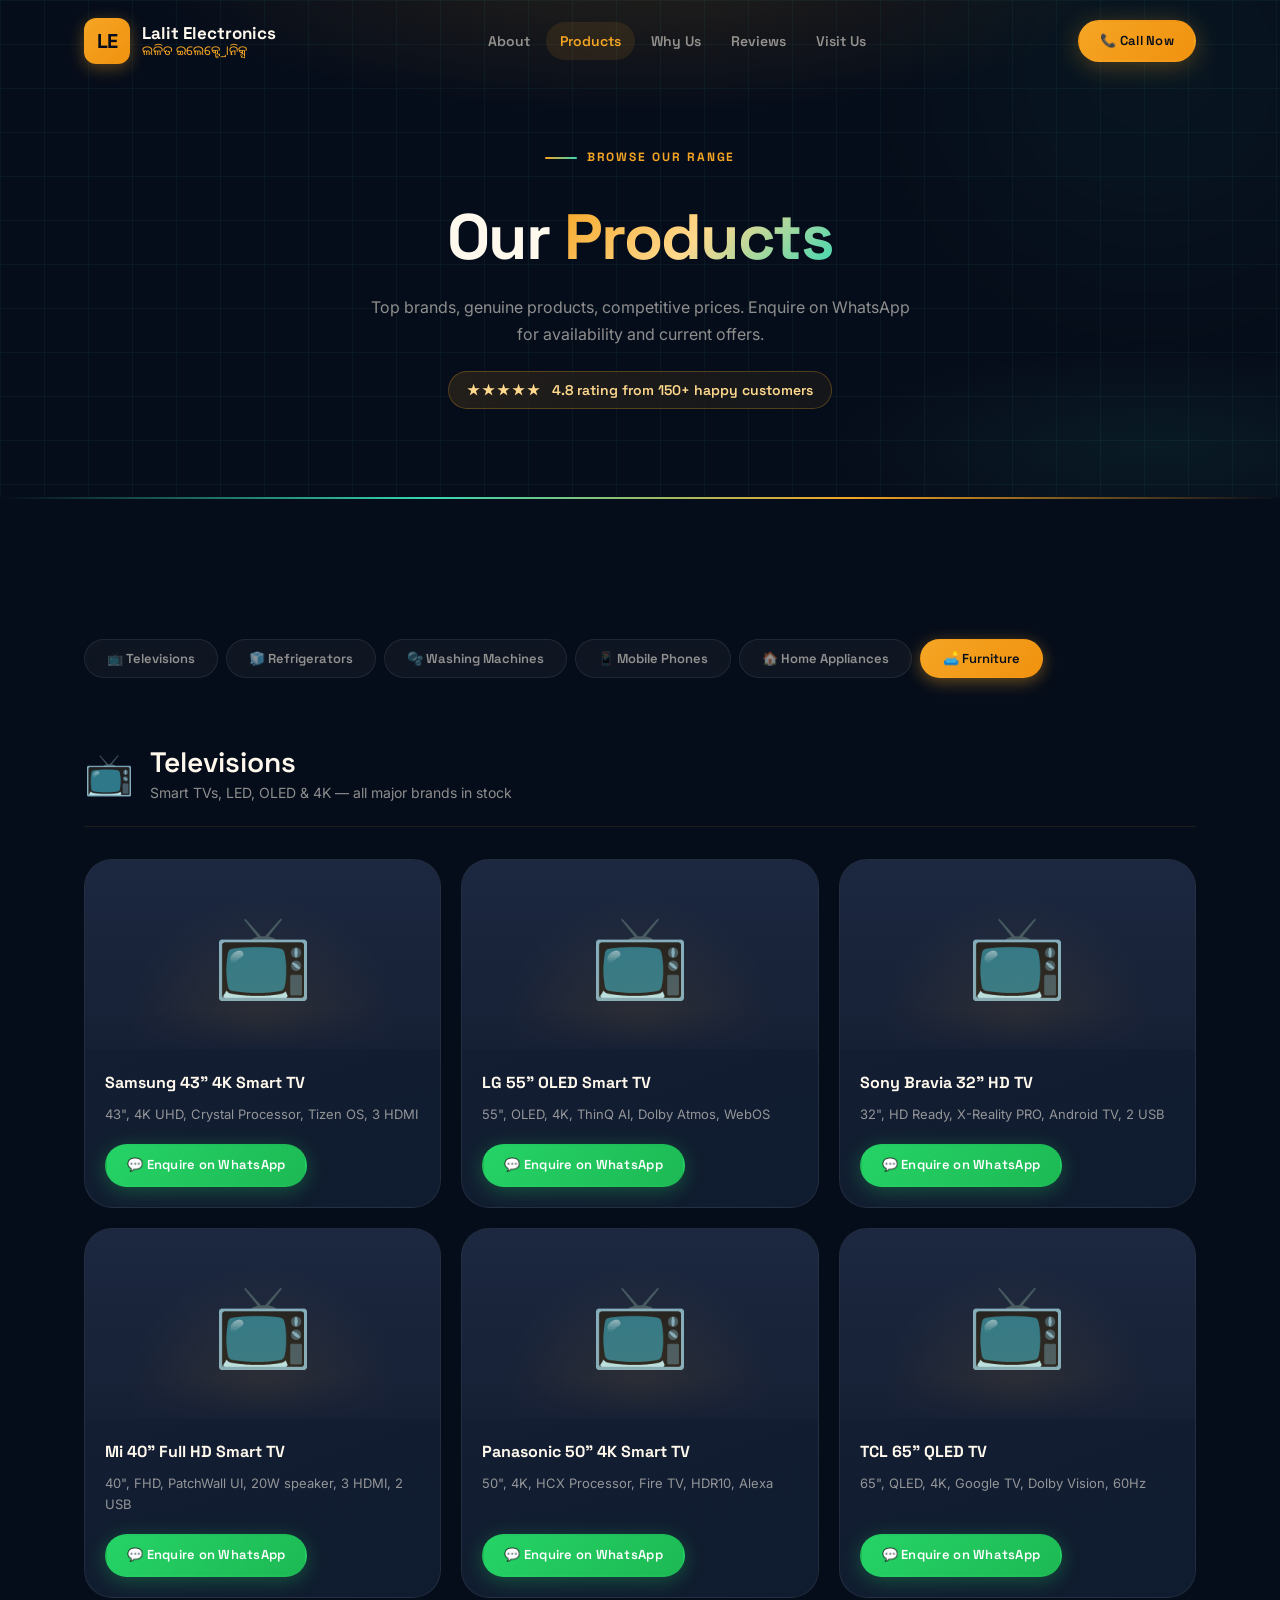
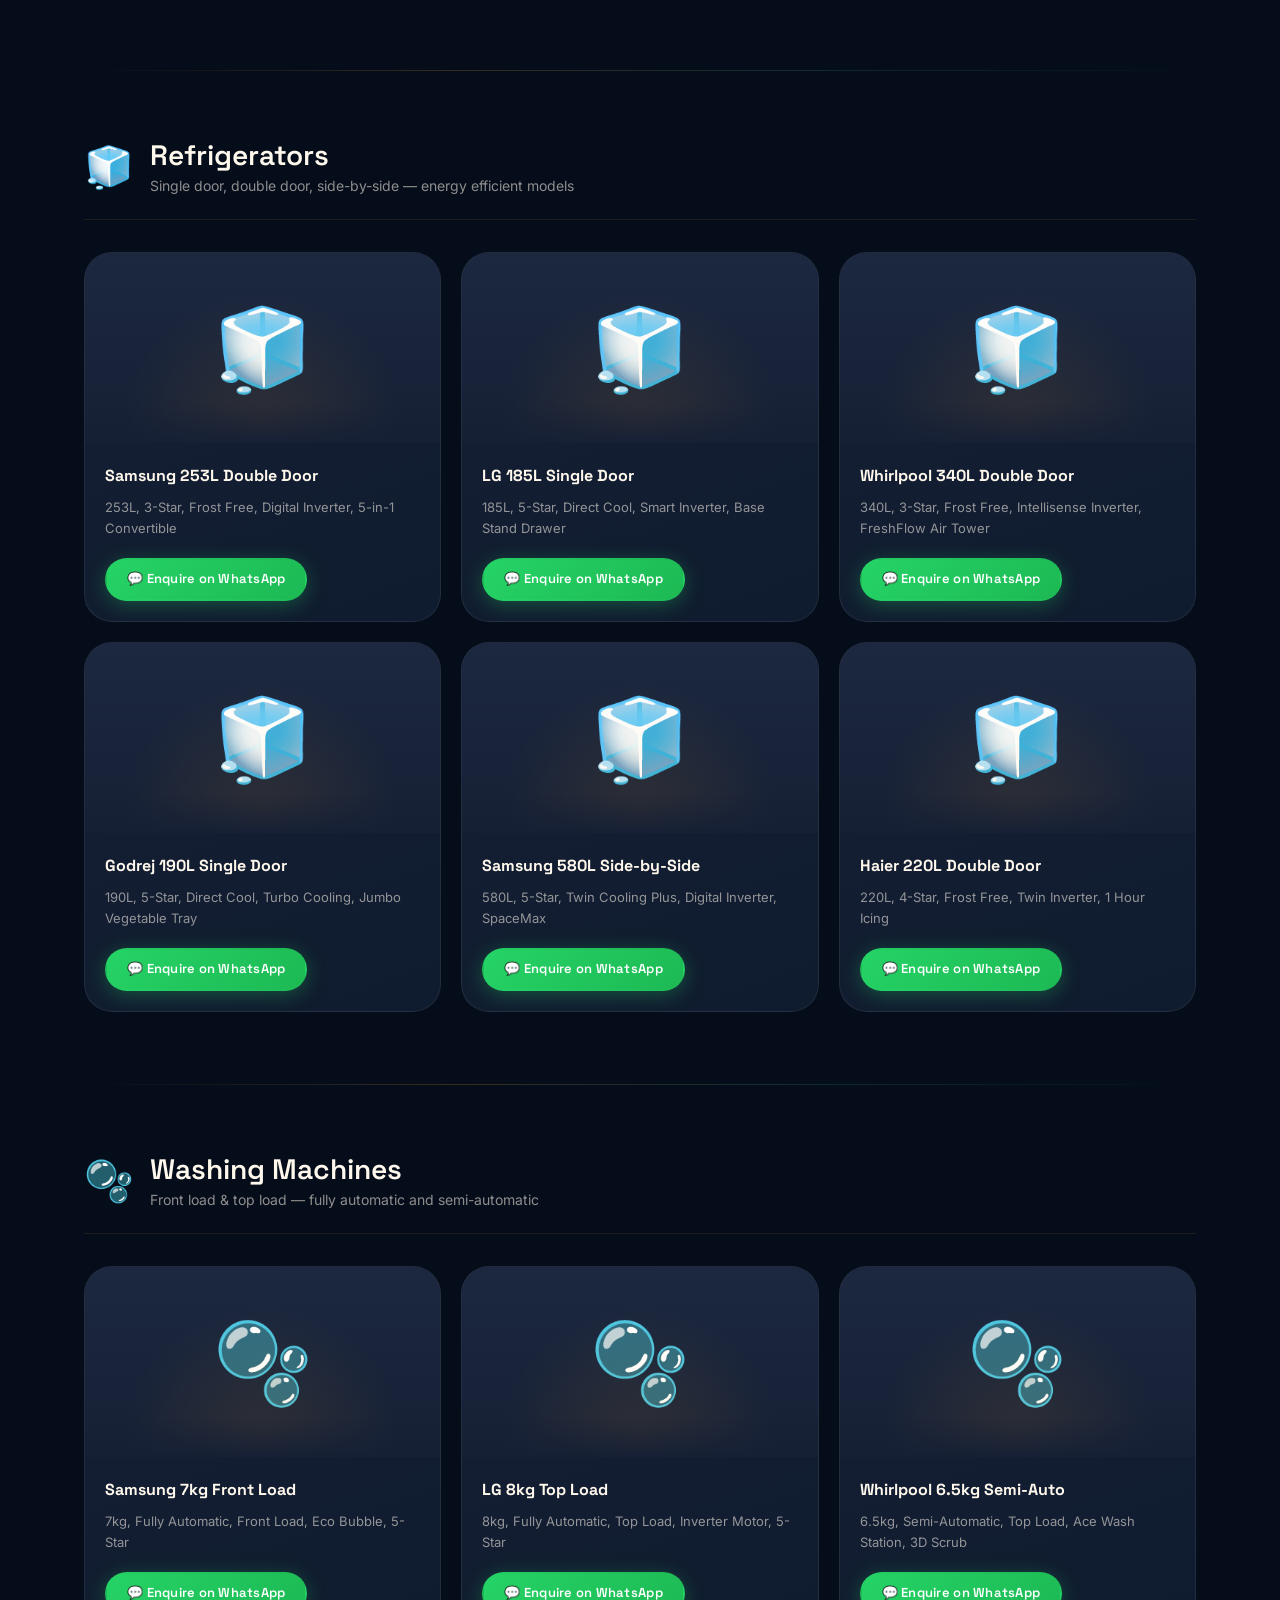
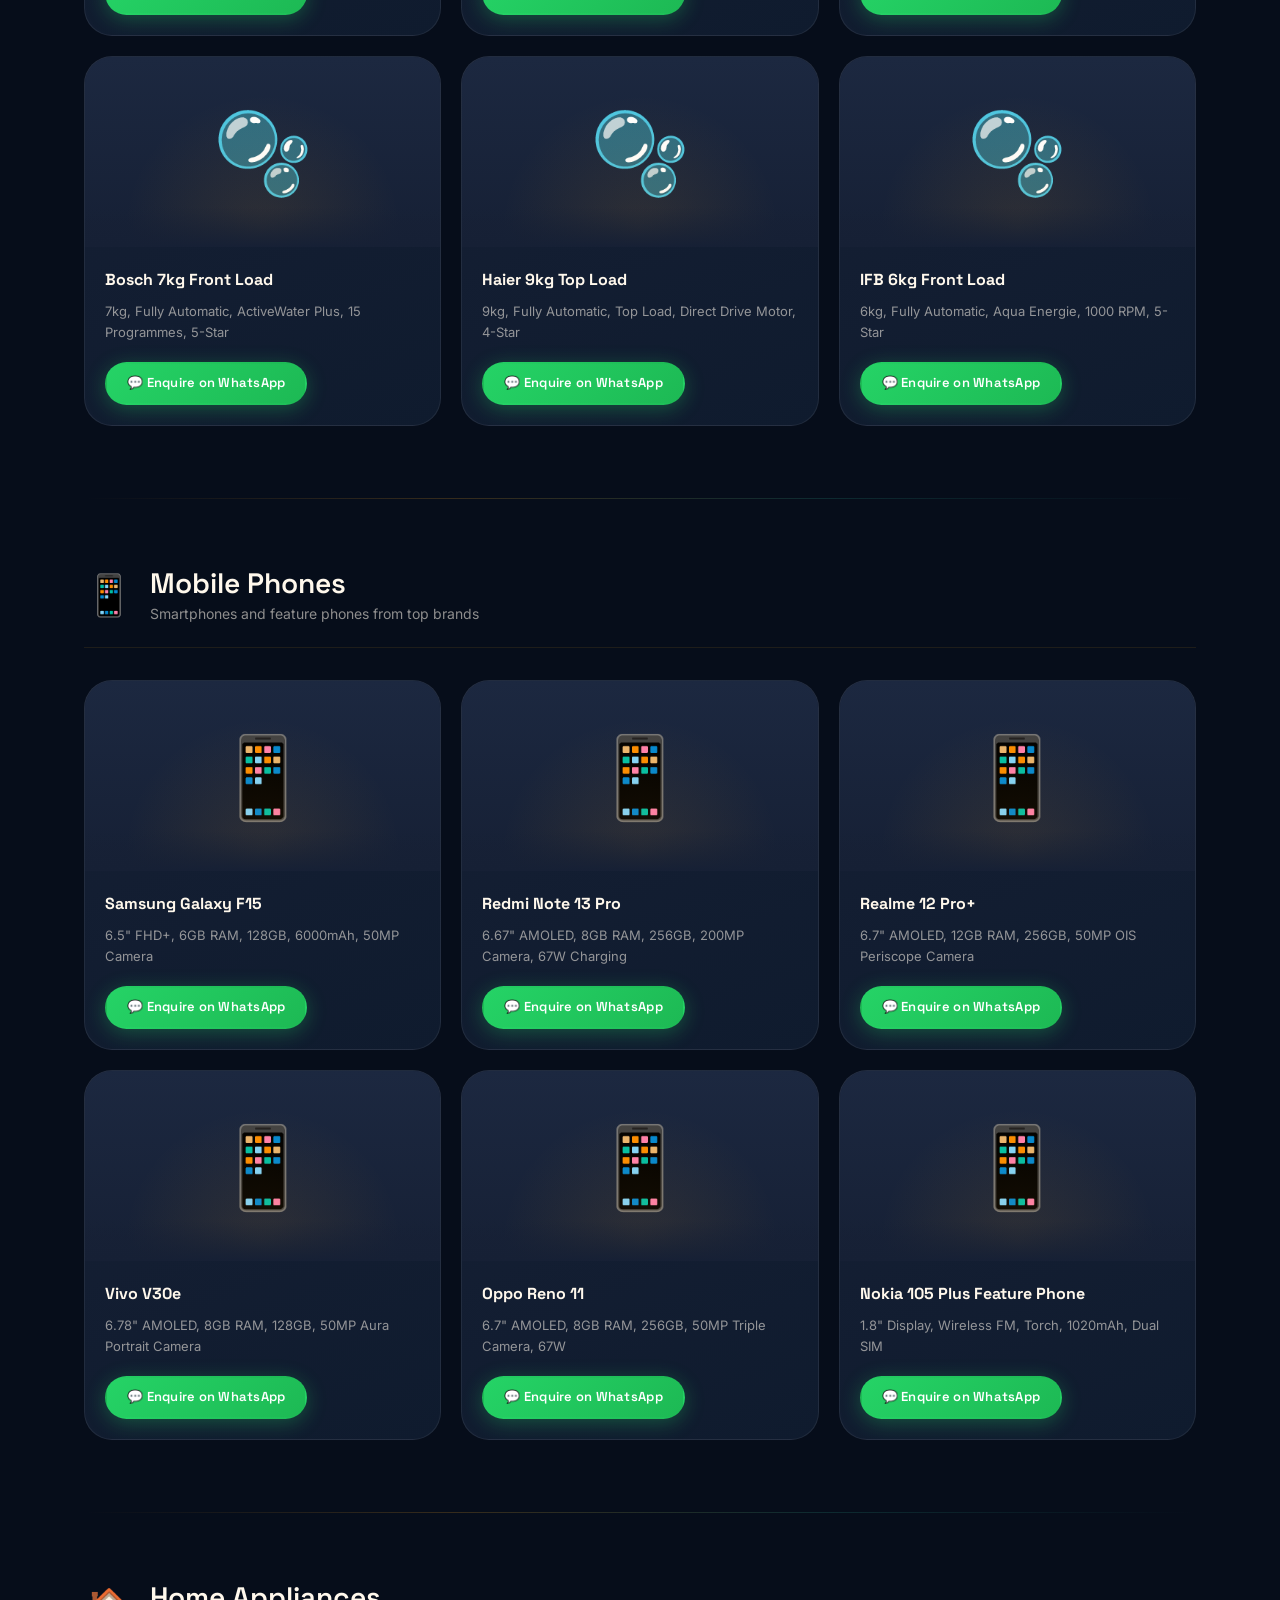
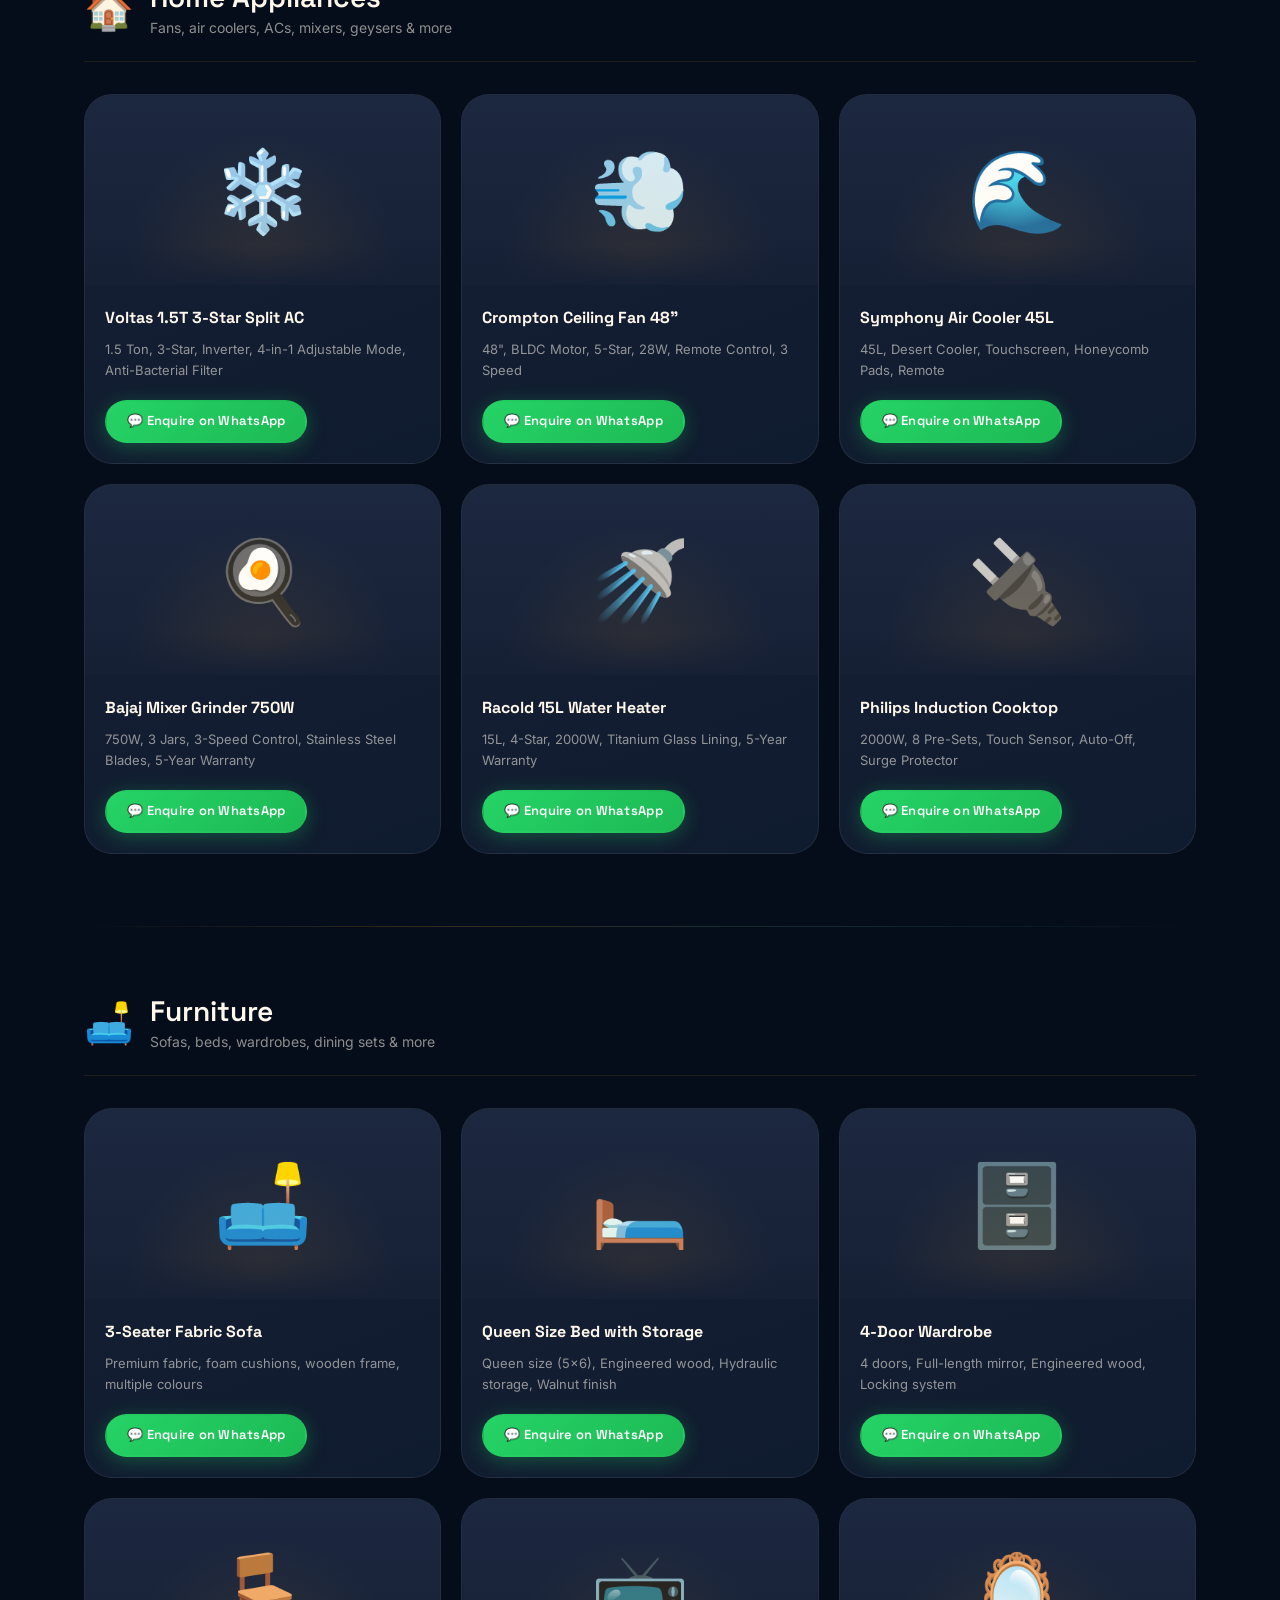
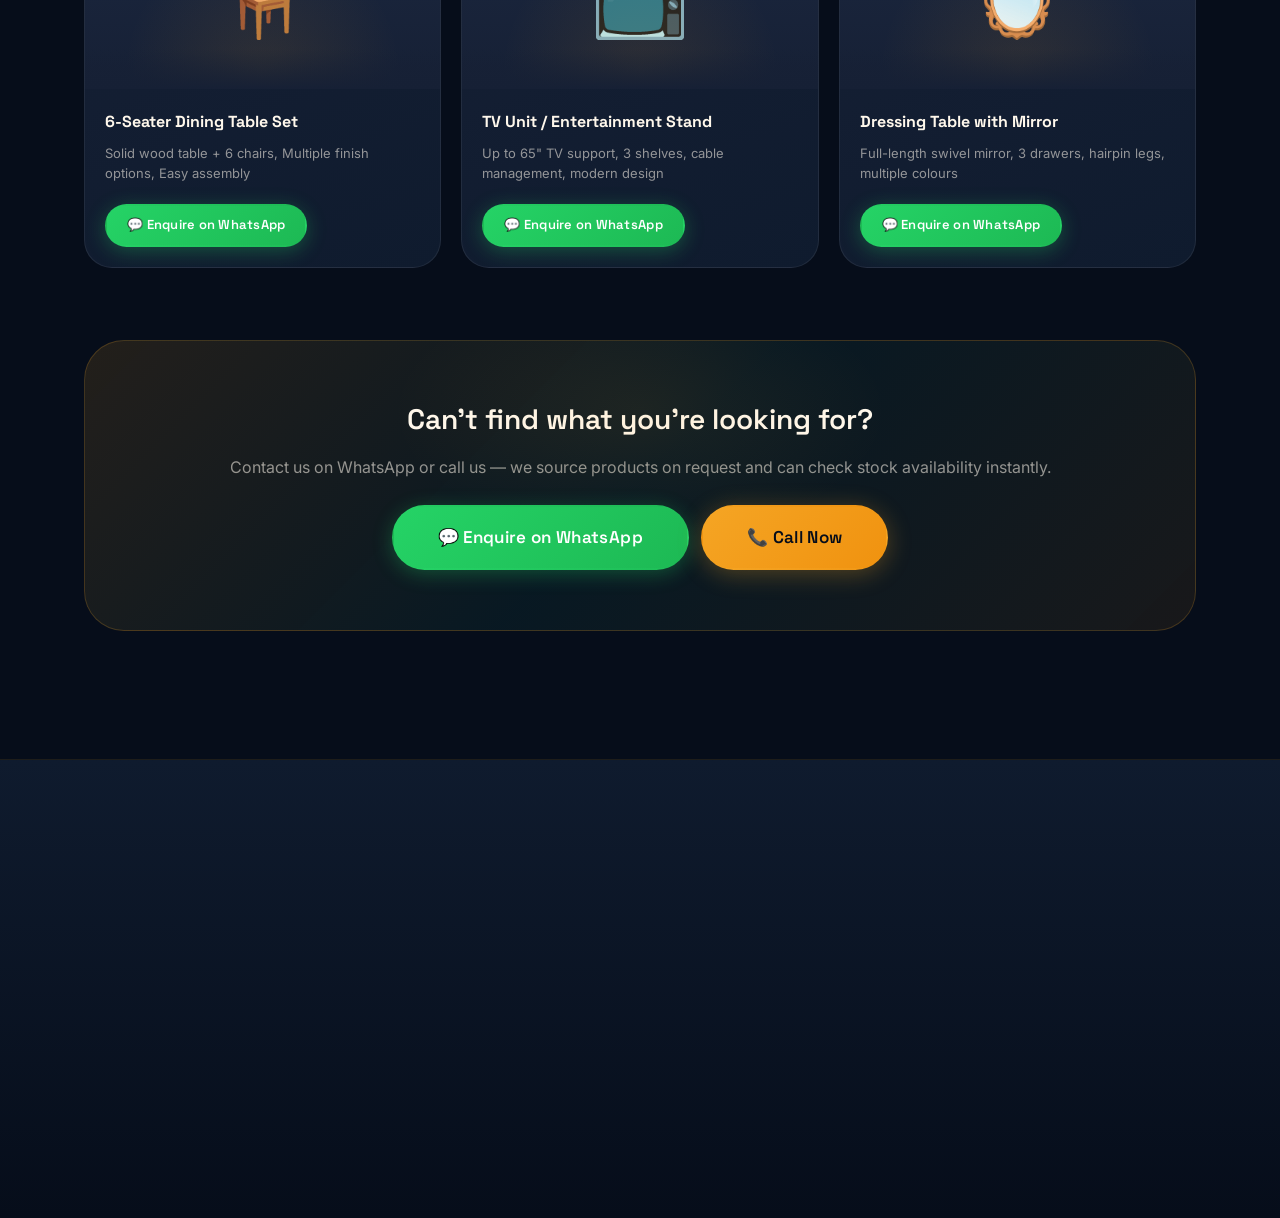
<file: products.html>
<!DOCTYPE html>
<html lang="en">

<head>
  <meta charset="UTF-8" />
  <meta name="viewport" content="width=device-width, initial-scale=1.0" />
  <title>Products — Lalit Electronics | TVs, Fridges, Mobiles & More | Bhawanipatna, Odisha</title>
  <meta name="description"
    content="Shop TVs, Refrigerators, Washing Machines, Mobile Phones, Home Appliances and Furniture at Lalit Electronics, Bhawanipatna. Enquire on WhatsApp for price and availability." />
  <link rel="canonical" href="https://lalitelectronics.in/products.html" />

  <link rel="preconnect" href="https://fonts.googleapis.com" />
  <link rel="preconnect" href="https://fonts.gstatic.com" crossorigin />
  <link
    href="https://fonts.googleapis.com/css2?family=Space+Grotesk:wght@400;500;600;700;800&family=Inter:wght@300;400;500;600&family=Noto+Sans+Oriya:wght@400;700&display=swap"
    rel="stylesheet" />
  <link rel="stylesheet" href="styles.css" />

  <script type="application/ld+json">
  {
    "@context": "https://schema.org",
    "@type": "ElectronicsStore",
    "name": "Lalit Electronics",
    "alternateName": "ଲଳିତ ଇଲେକ୍ଟ୍ରୋନିକ୍ସ",
    "url": "https://lalitelectronics.in",
    "telephone": "+919777993450",
    "address": {
      "@type": "PostalAddress",
      "streetAddress": "Townhall Road, near Sai Mandir",
      "addressLocality": "Bhawanipatna",
      "addressRegion": "Odisha",
      "postalCode": "766001",
      "addressCountry": "IN"
    },
    "aggregateRating": {
      "@type": "AggregateRating",
      "ratingValue": "4.8",
      "reviewCount": "150"
    },
    "openingHours": "Mo-Su 00:00-21:30"
  }
  </script>
</head>

<body id="products-page">

  <!-- ══ HEADER ════════════════════════════════════════════ -->
  <header id="site-header" role="banner">
    <div class="container">
      <div class="header-inner">
        <a href="index.html" class="site-logo" aria-label="Lalit Electronics – Home">
          <div class="logo-mark" aria-hidden="true">LE</div>
          <div class="logo-text">
            <span class="logo-en">Lalit Electronics</span>
            <span class="logo-or">ଲଳିତ ଇଲେକ୍ଟ୍ରୋନିକ୍ସ</span>
          </div>
        </a>
        <nav class="site-nav" aria-label="Main navigation">
          <a href="about.html" data-nav-link>About</a>
          <a href="products.html" data-nav-link>Products</a>
          <a href="index.html#why-us">Why Us</a>
          <a href="reviews.html" data-nav-link>Reviews</a>
          <a href="contact.html" data-nav-link>Visit Us</a>
        </nav>
        <div class="header-cta">
          <a href="tel:+919777993450" class="btn btn-primary btn-sm" id="header-call-btn">📞 Call Now</a>
          <button class="hamburger" id="hamburger" aria-label="Open menu" aria-expanded="false"
            aria-controls="mobile-drawer">
            <span></span><span></span><span></span>
          </button>
        </div>
      </div>
    </div>
  </header>

  <!-- ══ MOBILE DRAWER ══════════════════════════════════════ -->
  <div id="mobile-drawer" role="dialog" aria-label="Navigation menu" aria-modal="true">
    <a href="index.html" class="site-logo">
      <div class="logo-mark" aria-hidden="true">LE</div>
      <div class="logo-text">
        <span class="logo-en">Lalit Electronics</span>
        <span class="logo-or">ଲଳିତ ଇଲେକ୍ଟ୍ରୋନିକ୍ସ</span>
      </div>
    </a>
    <nav class="drawer-nav" aria-label="Mobile navigation">
      <a href="index.html">Home</a>
      <a href="about.html" data-nav-link>About</a>
      <a href="products.html" data-nav-link>Products</a>
      <a href="reviews.html" data-nav-link>Reviews</a>
      <a href="contact.html" data-nav-link>Visit Us</a>
    </nav>
    <div class="drawer-actions">
      <a href="tel:+919777993450" class="btn btn-primary btn-lg" id="drawer-call-btn">📞 Call Now</a>
      <a href="https://wa.me/919777993450" class="btn btn-whatsapp btn-lg" target="_blank" rel="noopener noreferrer"
        id="drawer-wa-btn">💬 WhatsApp</a>
    </div>
  </div>

  <main id="main-content">

    <!-- ══ PAGE HERO ══════════════════════════════════════════ -->
    <section class="page-hero" aria-labelledby="products-page-heading">
      <div class="page-hero-bg" aria-hidden="true"></div>
      <div class="page-hero-circuit" aria-hidden="true"></div>
      <div class="orb orb-teal" aria-hidden="true"
        style="position:absolute;width:500px;height:500px;top:-180px;right:-120px;opacity:.4;pointer-events:none;">
      </div>
      <div class="container">
        <div class="hero-inner">
          <span class="section-label reveal">Browse Our Range</span>
          <h1 class="display-lg hero-title reveal reveal-delay-1" id="products-page-heading">
            Our <span class="gradient-text">Products</span>
          </h1>
          <p class="body-md reveal reveal-delay-2" style="color:var(--text-dim);max-width:540px;">
            Top brands, genuine products, competitive prices. Enquire on WhatsApp for availability and current offers.
          </p>
          <div class="rating-pill reveal reveal-delay-3">
            <span class="stars">★★★★★</span> 4.8 rating from 150+ happy customers
          </div>
        </div>
      </div>
    </section>

    <!-- ══ PRODUCTS LISTING ════════════════════════════════════ -->
    <div class="teal-stripe" aria-hidden="true"></div>
    <section class="section-dark" aria-label="Product categories">
      <div class="container">

        <!-- Sticky tabs -->
        <div class="category-tabs" role="tablist" aria-label="Product categories">
          <button class="cat-tab active" data-target="televisions" role="tab" aria-selected="true" id="tab-tv">📺
            Televisions</button>
          <button class="cat-tab" data-target="refrigerators" role="tab" aria-selected="false" id="tab-fridge">🧊
            Refrigerators</button>
          <button class="cat-tab" data-target="washing-machines" role="tab" aria-selected="false" id="tab-wm">🫧 Washing
            Machines</button>
          <button class="cat-tab" data-target="mobile-phones" role="tab" aria-selected="false" id="tab-mobile">📱 Mobile
            Phones</button>
          <button class="cat-tab" data-target="home-appliances" role="tab" aria-selected="false" id="tab-appliance">🏠
            Home Appliances</button>
          <button class="cat-tab" data-target="furniture" role="tab" aria-selected="false" id="tab-furniture">🛋️
            Furniture</button>
        </div>

        <!-- ── Televisions ────────────────────────────────────── -->
        <section class="category-section" id="televisions" aria-labelledby="cat-tv-heading">
          <div class="category-section-title">
            <span class="cat-section-icon" aria-hidden="true">📺</span>
            <div>
              <h2 class="headline-md" id="cat-tv-heading">Televisions</h2>
              <p class="body-sm text-dim">Smart TVs, LED, OLED &amp; 4K — all major brands in stock</p>
            </div>
          </div>
          <div class="products-grid">
            <div class="product-card reveal">
              <div class="product-image" aria-hidden="true">📺</div>
              <div class="product-body">
                <div class="product-name">Samsung 43" 4K Smart TV</div>
                <p class="product-spec">43", 4K UHD, Crystal Processor, Tizen OS, 3 HDMI</p>
                <div class="product-action">
                  <a href="https://wa.me/919777993450?text=Hi%2C%20I%20am%20interested%20in%20the%20Samsung%2043%22%204K%20Smart%20TV.%20Please%20share%20price%20and%20availability."
                    target="_blank" rel="noopener noreferrer" class="btn btn-whatsapp btn-sm" id="prod-tv-1">💬 Enquire
                    on WhatsApp</a>
                </div>
              </div>
            </div>
            <div class="product-card reveal reveal-delay-1">
              <div class="product-image" aria-hidden="true">📺</div>
              <div class="product-body">
                <div class="product-name">LG 55" OLED Smart TV</div>
                <p class="product-spec">55", OLED, 4K, ThinQ AI, Dolby Atmos, WebOS</p>
                <div class="product-action">
                  <a href="https://wa.me/919777993450?text=Hi%2C%20I%20am%20interested%20in%20the%20LG%2055%22%20OLED%20Smart%20TV.%20Please%20share%20price%20and%20availability."
                    target="_blank" rel="noopener noreferrer" class="btn btn-whatsapp btn-sm" id="prod-tv-2">💬 Enquire
                    on WhatsApp</a>
                </div>
              </div>
            </div>
            <div class="product-card reveal reveal-delay-2">
              <div class="product-image" aria-hidden="true">📺</div>
              <div class="product-body">
                <div class="product-name">Sony Bravia 32" HD TV</div>
                <p class="product-spec">32", HD Ready, X-Reality PRO, Android TV, 2 USB</p>
                <div class="product-action">
                  <a href="https://wa.me/919777993450?text=Hi%2C%20I%20am%20interested%20in%20the%20Sony%20Bravia%2032%22%20HD%20TV.%20Please%20share%20price%20and%20availability."
                    target="_blank" rel="noopener noreferrer" class="btn btn-whatsapp btn-sm" id="prod-tv-3">💬 Enquire
                    on WhatsApp</a>
                </div>
              </div>
            </div>
            <div class="product-card reveal">
              <div class="product-image" aria-hidden="true">📺</div>
              <div class="product-body">
                <div class="product-name">Mi 40" Full HD Smart TV</div>
                <p class="product-spec">40", FHD, PatchWall UI, 20W speaker, 3 HDMI, 2 USB</p>
                <div class="product-action">
                  <a href="https://wa.me/919777993450?text=Hi%2C%20I%20am%20interested%20in%20the%20Mi%2040%22%20Full%20HD%20Smart%20TV.%20Please%20share%20price%20and%20availability."
                    target="_blank" rel="noopener noreferrer" class="btn btn-whatsapp btn-sm" id="prod-tv-4">💬 Enquire
                    on WhatsApp</a>
                </div>
              </div>
            </div>
            <div class="product-card reveal reveal-delay-1">
              <div class="product-image" aria-hidden="true">📺</div>
              <div class="product-body">
                <div class="product-name">Panasonic 50" 4K Smart TV</div>
                <p class="product-spec">50", 4K, HCX Processor, Fire TV, HDR10, Alexa</p>
                <div class="product-action">
                  <a href="https://wa.me/919777993450?text=Hi%2C%20I%20am%20interested%20in%20the%20Panasonic%2050%22%204K%20Smart%20TV.%20Please%20share%20price%20and%20availability."
                    target="_blank" rel="noopener noreferrer" class="btn btn-whatsapp btn-sm" id="prod-tv-5">💬 Enquire
                    on WhatsApp</a>
                </div>
              </div>
            </div>
            <div class="product-card reveal reveal-delay-2">
              <div class="product-image" aria-hidden="true">📺</div>
              <div class="product-body">
                <div class="product-name">TCL 65" QLED TV</div>
                <p class="product-spec">65", QLED, 4K, Google TV, Dolby Vision, 60Hz</p>
                <div class="product-action">
                  <a href="https://wa.me/919777993450?text=Hi%2C%20I%20am%20interested%20in%20the%20TCL%2065%22%20QLED%20TV.%20Please%20share%20price%20and%20availability."
                    target="_blank" rel="noopener noreferrer" class="btn btn-whatsapp btn-sm" id="prod-tv-6">💬 Enquire
                    on WhatsApp</a>
                </div>
              </div>
            </div>
          </div>
        </section>

        <hr class="section-divider" style="margin-bottom:64px;" />

        <!-- ── Refrigerators ──────────────────────────────────── -->
        <section class="category-section" id="refrigerators" aria-labelledby="cat-fridge-heading">
          <div class="category-section-title">
            <span class="cat-section-icon" aria-hidden="true">🧊</span>
            <div>
              <h2 class="headline-md" id="cat-fridge-heading">Refrigerators</h2>
              <p class="body-sm text-dim">Single door, double door, side-by-side — energy efficient models</p>
            </div>
          </div>
          <div class="products-grid">
            <div class="product-card reveal">
              <div class="product-image" aria-hidden="true">🧊</div>
              <div class="product-body">
                <div class="product-name">Samsung 253L Double Door</div>
                <p class="product-spec">253L, 3-Star, Frost Free, Digital Inverter, 5-in-1 Convertible</p>
                <div class="product-action">
                  <a href="https://wa.me/919777993450?text=Hi%2C%20I%20am%20interested%20in%20the%20Samsung%20253L%20Double%20Door%20Refrigerator.%20Please%20share%20price%20and%20availability."
                    target="_blank" rel="noopener noreferrer" class="btn btn-whatsapp btn-sm" id="prod-fridge-1">💬
                    Enquire on WhatsApp</a>
                </div>
              </div>
            </div>
            <div class="product-card reveal reveal-delay-1">
              <div class="product-image" aria-hidden="true">🧊</div>
              <div class="product-body">
                <div class="product-name">LG 185L Single Door</div>
                <p class="product-spec">185L, 5-Star, Direct Cool, Smart Inverter, Base Stand Drawer</p>
                <div class="product-action">
                  <a href="https://wa.me/919777993450?text=Hi%2C%20I%20am%20interested%20in%20the%20LG%20185L%20Single%20Door%20Refrigerator.%20Please%20share%20price%20and%20availability."
                    target="_blank" rel="noopener noreferrer" class="btn btn-whatsapp btn-sm" id="prod-fridge-2">💬
                    Enquire on WhatsApp</a>
                </div>
              </div>
            </div>
            <div class="product-card reveal reveal-delay-2">
              <div class="product-image" aria-hidden="true">🧊</div>
              <div class="product-body">
                <div class="product-name">Whirlpool 340L Double Door</div>
                <p class="product-spec">340L, 3-Star, Frost Free, Intellisense Inverter, FreshFlow Air Tower</p>
                <div class="product-action">
                  <a href="https://wa.me/919777993450?text=Hi%2C%20I%20am%20interested%20in%20the%20Whirlpool%20340L%20Double%20Door%20Refrigerator.%20Please%20share%20price%20and%20availability."
                    target="_blank" rel="noopener noreferrer" class="btn btn-whatsapp btn-sm" id="prod-fridge-3">💬
                    Enquire on WhatsApp</a>
                </div>
              </div>
            </div>
            <div class="product-card reveal">
              <div class="product-image" aria-hidden="true">🧊</div>
              <div class="product-body">
                <div class="product-name">Godrej 190L Single Door</div>
                <p class="product-spec">190L, 5-Star, Direct Cool, Turbo Cooling, Jumbo Vegetable Tray</p>
                <div class="product-action">
                  <a href="https://wa.me/919777993450?text=Hi%2C%20I%20am%20interested%20in%20the%20Godrej%20190L%20Single%20Door%20Refrigerator.%20Please%20share%20price%20and%20availability."
                    target="_blank" rel="noopener noreferrer" class="btn btn-whatsapp btn-sm" id="prod-fridge-4">💬
                    Enquire on WhatsApp</a>
                </div>
              </div>
            </div>
            <div class="product-card reveal reveal-delay-1">
              <div class="product-image" aria-hidden="true">🧊</div>
              <div class="product-body">
                <div class="product-name">Samsung 580L Side-by-Side</div>
                <p class="product-spec">580L, 5-Star, Twin Cooling Plus, Digital Inverter, SpaceMax</p>
                <div class="product-action">
                  <a href="https://wa.me/919777993450?text=Hi%2C%20I%20am%20interested%20in%20the%20Samsung%20580L%20Side-by-Side%20Refrigerator.%20Please%20share%20price%20and%20availability."
                    target="_blank" rel="noopener noreferrer" class="btn btn-whatsapp btn-sm" id="prod-fridge-5">💬
                    Enquire on WhatsApp</a>
                </div>
              </div>
            </div>
            <div class="product-card reveal reveal-delay-2">
              <div class="product-image" aria-hidden="true">🧊</div>
              <div class="product-body">
                <div class="product-name">Haier 220L Double Door</div>
                <p class="product-spec">220L, 4-Star, Frost Free, Twin Inverter, 1 Hour Icing</p>
                <div class="product-action">
                  <a href="https://wa.me/919777993450?text=Hi%2C%20I%20am%20interested%20in%20the%20Haier%20220L%20Double%20Door%20Refrigerator.%20Please%20share%20price%20and%20availability."
                    target="_blank" rel="noopener noreferrer" class="btn btn-whatsapp btn-sm" id="prod-fridge-6">💬
                    Enquire on WhatsApp</a>
                </div>
              </div>
            </div>
          </div>
        </section>

        <hr class="section-divider" style="margin-bottom:64px;" />

        <!-- ── Washing Machines ───────────────────────────────── -->
        <section class="category-section" id="washing-machines" aria-labelledby="cat-wm-heading">
          <div class="category-section-title">
            <span class="cat-section-icon" aria-hidden="true">🫧</span>
            <div>
              <h2 class="headline-md" id="cat-wm-heading">Washing Machines</h2>
              <p class="body-sm text-dim">Front load &amp; top load — fully automatic and semi-automatic</p>
            </div>
          </div>
          <div class="products-grid">
            <div class="product-card reveal">
              <div class="product-image" aria-hidden="true">🫧</div>
              <div class="product-body">
                <div class="product-name">Samsung 7kg Front Load</div>
                <p class="product-spec">7kg, Fully Automatic, Front Load, Eco Bubble, 5-Star</p>
                <div class="product-action">
                  <a href="https://wa.me/919777993450?text=Hi%2C%20I%20am%20interested%20in%20the%20Samsung%207kg%20Front%20Load%20Washing%20Machine.%20Please%20share%20price%20and%20availability."
                    target="_blank" rel="noopener noreferrer" class="btn btn-whatsapp btn-sm" id="prod-wm-1">💬 Enquire
                    on WhatsApp</a>
                </div>
              </div>
            </div>
            <div class="product-card reveal reveal-delay-1">
              <div class="product-image" aria-hidden="true">🫧</div>
              <div class="product-body">
                <div class="product-name">LG 8kg Top Load</div>
                <p class="product-spec">8kg, Fully Automatic, Top Load, Inverter Motor, 5-Star</p>
                <div class="product-action">
                  <a href="https://wa.me/919777993450?text=Hi%2C%20I%20am%20interested%20in%20the%20LG%208kg%20Top%20Load%20Washing%20Machine.%20Please%20share%20price%20and%20availability."
                    target="_blank" rel="noopener noreferrer" class="btn btn-whatsapp btn-sm" id="prod-wm-2">💬 Enquire
                    on WhatsApp</a>
                </div>
              </div>
            </div>
            <div class="product-card reveal reveal-delay-2">
              <div class="product-image" aria-hidden="true">🫧</div>
              <div class="product-body">
                <div class="product-name">Whirlpool 6.5kg Semi-Auto</div>
                <p class="product-spec">6.5kg, Semi-Automatic, Top Load, Ace Wash Station, 3D Scrub</p>
                <div class="product-action">
                  <a href="https://wa.me/919777993450?text=Hi%2C%20I%20am%20interested%20in%20the%20Whirlpool%206.5kg%20Semi-Automatic%20Washing%20Machine.%20Please%20share%20price%20and%20availability."
                    target="_blank" rel="noopener noreferrer" class="btn btn-whatsapp btn-sm" id="prod-wm-3">💬 Enquire
                    on WhatsApp</a>
                </div>
              </div>
            </div>
            <div class="product-card reveal">
              <div class="product-image" aria-hidden="true">🫧</div>
              <div class="product-body">
                <div class="product-name">Bosch 7kg Front Load</div>
                <p class="product-spec">7kg, Fully Automatic, ActiveWater Plus, 15 Programmes, 5-Star</p>
                <div class="product-action">
                  <a href="https://wa.me/919777993450?text=Hi%2C%20I%20am%20interested%20in%20the%20Bosch%207kg%20Front%20Load%20Washing%20Machine.%20Please%20share%20price%20and%20availability."
                    target="_blank" rel="noopener noreferrer" class="btn btn-whatsapp btn-sm" id="prod-wm-4">💬 Enquire
                    on WhatsApp</a>
                </div>
              </div>
            </div>
            <div class="product-card reveal reveal-delay-1">
              <div class="product-image" aria-hidden="true">🫧</div>
              <div class="product-body">
                <div class="product-name">Haier 9kg Top Load</div>
                <p class="product-spec">9kg, Fully Automatic, Top Load, Direct Drive Motor, 4-Star</p>
                <div class="product-action">
                  <a href="https://wa.me/919777993450?text=Hi%2C%20I%20am%20interested%20in%20the%20Haier%209kg%20Top%20Load%20Washing%20Machine.%20Please%20share%20price%20and%20availability."
                    target="_blank" rel="noopener noreferrer" class="btn btn-whatsapp btn-sm" id="prod-wm-5">💬 Enquire
                    on WhatsApp</a>
                </div>
              </div>
            </div>
            <div class="product-card reveal reveal-delay-2">
              <div class="product-image" aria-hidden="true">🫧</div>
              <div class="product-body">
                <div class="product-name">IFB 6kg Front Load</div>
                <p class="product-spec">6kg, Fully Automatic, Aqua Energie, 1000 RPM, 5-Star</p>
                <div class="product-action">
                  <a href="https://wa.me/919777993450?text=Hi%2C%20I%20am%20interested%20in%20the%20IFB%206kg%20Front%20Load%20Washing%20Machine.%20Please%20share%20price%20and%20availability."
                    target="_blank" rel="noopener noreferrer" class="btn btn-whatsapp btn-sm" id="prod-wm-6">💬 Enquire
                    on WhatsApp</a>
                </div>
              </div>
            </div>
          </div>
        </section>

        <hr class="section-divider" style="margin-bottom:64px;" />

        <!-- ── Mobile Phones ──────────────────────────────────── -->
        <section class="category-section" id="mobile-phones" aria-labelledby="cat-mobile-heading">
          <div class="category-section-title">
            <span class="cat-section-icon" aria-hidden="true">📱</span>
            <div>
              <h2 class="headline-md" id="cat-mobile-heading">Mobile Phones</h2>
              <p class="body-sm text-dim">Smartphones and feature phones from top brands</p>
            </div>
          </div>
          <div class="products-grid">
            <div class="product-card reveal">
              <div class="product-image" aria-hidden="true">📱</div>
              <div class="product-body">
                <div class="product-name">Samsung Galaxy F15</div>
                <p class="product-spec">6.5" FHD+, 6GB RAM, 128GB, 6000mAh, 50MP Camera</p>
                <div class="product-action">
                  <a href="https://wa.me/919777993450?text=Hi%2C%20I%20am%20interested%20in%20the%20Samsung%20Galaxy%20F15.%20Please%20share%20price%20and%20availability."
                    target="_blank" rel="noopener noreferrer" class="btn btn-whatsapp btn-sm" id="prod-mob-1">💬 Enquire
                    on WhatsApp</a>
                </div>
              </div>
            </div>
            <div class="product-card reveal reveal-delay-1">
              <div class="product-image" aria-hidden="true">📱</div>
              <div class="product-body">
                <div class="product-name">Redmi Note 13 Pro</div>
                <p class="product-spec">6.67" AMOLED, 8GB RAM, 256GB, 200MP Camera, 67W Charging</p>
                <div class="product-action">
                  <a href="https://wa.me/919777993450?text=Hi%2C%20I%20am%20interested%20in%20the%20Redmi%20Note%2013%20Pro.%20Please%20share%20price%20and%20availability."
                    target="_blank" rel="noopener noreferrer" class="btn btn-whatsapp btn-sm" id="prod-mob-2">💬 Enquire
                    on WhatsApp</a>
                </div>
              </div>
            </div>
            <div class="product-card reveal reveal-delay-2">
              <div class="product-image" aria-hidden="true">📱</div>
              <div class="product-body">
                <div class="product-name">Realme 12 Pro+</div>
                <p class="product-spec">6.7" AMOLED, 12GB RAM, 256GB, 50MP OIS Periscope Camera</p>
                <div class="product-action">
                  <a href="https://wa.me/919777993450?text=Hi%2C%20I%20am%20interested%20in%20the%20Realme%2012%20Pro%2B.%20Please%20share%20price%20and%20availability."
                    target="_blank" rel="noopener noreferrer" class="btn btn-whatsapp btn-sm" id="prod-mob-3">💬 Enquire
                    on WhatsApp</a>
                </div>
              </div>
            </div>
            <div class="product-card reveal">
              <div class="product-image" aria-hidden="true">📱</div>
              <div class="product-body">
                <div class="product-name">Vivo V30e</div>
                <p class="product-spec">6.78" AMOLED, 8GB RAM, 128GB, 50MP Aura Portrait Camera</p>
                <div class="product-action">
                  <a href="https://wa.me/919777993450?text=Hi%2C%20I%20am%20interested%20in%20the%20Vivo%20V30e.%20Please%20share%20price%20and%20availability."
                    target="_blank" rel="noopener noreferrer" class="btn btn-whatsapp btn-sm" id="prod-mob-4">💬 Enquire
                    on WhatsApp</a>
                </div>
              </div>
            </div>
            <div class="product-card reveal reveal-delay-1">
              <div class="product-image" aria-hidden="true">📱</div>
              <div class="product-body">
                <div class="product-name">Oppo Reno 11</div>
                <p class="product-spec">6.7" AMOLED, 8GB RAM, 256GB, 50MP Triple Camera, 67W</p>
                <div class="product-action">
                  <a href="https://wa.me/919777993450?text=Hi%2C%20I%20am%20interested%20in%20the%20Oppo%20Reno%2011.%20Please%20share%20price%20and%20availability."
                    target="_blank" rel="noopener noreferrer" class="btn btn-whatsapp btn-sm" id="prod-mob-5">💬 Enquire
                    on WhatsApp</a>
                </div>
              </div>
            </div>
            <div class="product-card reveal reveal-delay-2">
              <div class="product-image" aria-hidden="true">📱</div>
              <div class="product-body">
                <div class="product-name">Nokia 105 Plus Feature Phone</div>
                <p class="product-spec">1.8" Display, Wireless FM, Torch, 1020mAh, Dual SIM</p>
                <div class="product-action">
                  <a href="https://wa.me/919777993450?text=Hi%2C%20I%20am%20interested%20in%20the%20Nokia%20105%20Plus%20Feature%20Phone.%20Please%20share%20price%20and%20availability."
                    target="_blank" rel="noopener noreferrer" class="btn btn-whatsapp btn-sm" id="prod-mob-6">💬 Enquire
                    on WhatsApp</a>
                </div>
              </div>
            </div>
          </div>
        </section>

        <hr class="section-divider" style="margin-bottom:64px;" />

        <!-- ── Home Appliances ────────────────────────────────── -->
        <section class="category-section" id="home-appliances" aria-labelledby="cat-appliance-heading">
          <div class="category-section-title">
            <span class="cat-section-icon" aria-hidden="true">🏠</span>
            <div>
              <h2 class="headline-md" id="cat-appliance-heading">Home Appliances</h2>
              <p class="body-sm text-dim">Fans, air coolers, ACs, mixers, geysers &amp; more</p>
            </div>
          </div>
          <div class="products-grid">
            <div class="product-card reveal">
              <div class="product-image" aria-hidden="true">❄️</div>
              <div class="product-body">
                <div class="product-name">Voltas 1.5T 3-Star Split AC</div>
                <p class="product-spec">1.5 Ton, 3-Star, Inverter, 4-in-1 Adjustable Mode, Anti-Bacterial Filter</p>
                <div class="product-action">
                  <a href="https://wa.me/919777993450?text=Hi%2C%20I%20am%20interested%20in%20the%20Voltas%201.5T%203-Star%20Split%20AC.%20Please%20share%20price%20and%20availability."
                    target="_blank" rel="noopener noreferrer" class="btn btn-whatsapp btn-sm" id="prod-app-1">💬 Enquire
                    on WhatsApp</a>
                </div>
              </div>
            </div>
            <div class="product-card reveal reveal-delay-1">
              <div class="product-image" aria-hidden="true">💨</div>
              <div class="product-body">
                <div class="product-name">Crompton Ceiling Fan 48"</div>
                <p class="product-spec">48", BLDC Motor, 5-Star, 28W, Remote Control, 3 Speed</p>
                <div class="product-action">
                  <a href="https://wa.me/919777993450?text=Hi%2C%20I%20am%20interested%20in%20the%20Crompton%2048%22%20BLDC%20Ceiling%20Fan.%20Please%20share%20price%20and%20availability."
                    target="_blank" rel="noopener noreferrer" class="btn btn-whatsapp btn-sm" id="prod-app-2">💬 Enquire
                    on WhatsApp</a>
                </div>
              </div>
            </div>
            <div class="product-card reveal reveal-delay-2">
              <div class="product-image" aria-hidden="true">🌊</div>
              <div class="product-body">
                <div class="product-name">Symphony Air Cooler 45L</div>
                <p class="product-spec">45L, Desert Cooler, Touchscreen, Honeycomb Pads, Remote</p>
                <div class="product-action">
                  <a href="https://wa.me/919777993450?text=Hi%2C%20I%20am%20interested%20in%20the%20Symphony%2045L%20Air%20Cooler.%20Please%20share%20price%20and%20availability."
                    target="_blank" rel="noopener noreferrer" class="btn btn-whatsapp btn-sm" id="prod-app-3">💬 Enquire
                    on WhatsApp</a>
                </div>
              </div>
            </div>
            <div class="product-card reveal">
              <div class="product-image" aria-hidden="true">🍳</div>
              <div class="product-body">
                <div class="product-name">Bajaj Mixer Grinder 750W</div>
                <p class="product-spec">750W, 3 Jars, 3-Speed Control, Stainless Steel Blades, 5-Year Warranty</p>
                <div class="product-action">
                  <a href="https://wa.me/919777993450?text=Hi%2C%20I%20am%20interested%20in%20the%20Bajaj%20750W%20Mixer%20Grinder.%20Please%20share%20price%20and%20availability."
                    target="_blank" rel="noopener noreferrer" class="btn btn-whatsapp btn-sm" id="prod-app-4">💬 Enquire
                    on WhatsApp</a>
                </div>
              </div>
            </div>
            <div class="product-card reveal reveal-delay-1">
              <div class="product-image" aria-hidden="true">🚿</div>
              <div class="product-body">
                <div class="product-name">Racold 15L Water Heater</div>
                <p class="product-spec">15L, 4-Star, 2000W, Titanium Glass Lining, 5-Year Warranty</p>
                <div class="product-action">
                  <a href="https://wa.me/919777993450?text=Hi%2C%20I%20am%20interested%20in%20the%20Racold%2015L%20Water%20Heater.%20Please%20share%20price%20and%20availability."
                    target="_blank" rel="noopener noreferrer" class="btn btn-whatsapp btn-sm" id="prod-app-5">💬 Enquire
                    on WhatsApp</a>
                </div>
              </div>
            </div>
            <div class="product-card reveal reveal-delay-2">
              <div class="product-image" aria-hidden="true">🔌</div>
              <div class="product-body">
                <div class="product-name">Philips Induction Cooktop</div>
                <p class="product-spec">2000W, 8 Pre-Sets, Touch Sensor, Auto-Off, Surge Protector</p>
                <div class="product-action">
                  <a href="https://wa.me/919777993450?text=Hi%2C%20I%20am%20interested%20in%20the%20Philips%20Induction%20Cooktop.%20Please%20share%20price%20and%20availability."
                    target="_blank" rel="noopener noreferrer" class="btn btn-whatsapp btn-sm" id="prod-app-6">💬 Enquire
                    on WhatsApp</a>
                </div>
              </div>
            </div>
          </div>
        </section>

        <hr class="section-divider" style="margin-bottom:64px;" />

        <!-- ── Furniture ──────────────────────────────────────── -->
        <section class="category-section" id="furniture" aria-labelledby="cat-furniture-heading">
          <div class="category-section-title">
            <span class="cat-section-icon" aria-hidden="true">🛋️</span>
            <div>
              <h2 class="headline-md" id="cat-furniture-heading">Furniture</h2>
              <p class="body-sm text-dim">Sofas, beds, wardrobes, dining sets &amp; more</p>
            </div>
          </div>
          <div class="products-grid">
            <div class="product-card reveal">
              <div class="product-image" aria-hidden="true">🛋️</div>
              <div class="product-body">
                <div class="product-name">3-Seater Fabric Sofa</div>
                <p class="product-spec">Premium fabric, foam cushions, wooden frame, multiple colours</p>
                <div class="product-action">
                  <a href="https://wa.me/919777993450?text=Hi%2C%20I%20am%20interested%20in%20the%203-Seater%20Fabric%20Sofa.%20Please%20share%20price%20and%20availability."
                    target="_blank" rel="noopener noreferrer" class="btn btn-whatsapp btn-sm" id="prod-furn-1">💬
                    Enquire on WhatsApp</a>
                </div>
              </div>
            </div>
            <div class="product-card reveal reveal-delay-1">
              <div class="product-image" aria-hidden="true">🛏️</div>
              <div class="product-body">
                <div class="product-name">Queen Size Bed with Storage</div>
                <p class="product-spec">Queen size (5×6), Engineered wood, Hydraulic storage, Walnut finish</p>
                <div class="product-action">
                  <a href="https://wa.me/919777993450?text=Hi%2C%20I%20am%20interested%20in%20the%20Queen%20Size%20Bed%20with%20Storage.%20Please%20share%20price%20and%20availability."
                    target="_blank" rel="noopener noreferrer" class="btn btn-whatsapp btn-sm" id="prod-furn-2">💬
                    Enquire on WhatsApp</a>
                </div>
              </div>
            </div>
            <div class="product-card reveal reveal-delay-2">
              <div class="product-image" aria-hidden="true">🗄️</div>
              <div class="product-body">
                <div class="product-name">4-Door Wardrobe</div>
                <p class="product-spec">4 doors, Full-length mirror, Engineered wood, Locking system</p>
                <div class="product-action">
                  <a href="https://wa.me/919777993450?text=Hi%2C%20I%20am%20interested%20in%20the%204-Door%20Wardrobe.%20Please%20share%20price%20and%20availability."
                    target="_blank" rel="noopener noreferrer" class="btn btn-whatsapp btn-sm" id="prod-furn-3">💬
                    Enquire on WhatsApp</a>
                </div>
              </div>
            </div>
            <div class="product-card reveal">
              <div class="product-image" aria-hidden="true">🪑</div>
              <div class="product-body">
                <div class="product-name">6-Seater Dining Table Set</div>
                <p class="product-spec">Solid wood table + 6 chairs, Multiple finish options, Easy assembly</p>
                <div class="product-action">
                  <a href="https://wa.me/919777993450?text=Hi%2C%20I%20am%20interested%20in%20the%206-Seater%20Dining%20Table%20Set.%20Please%20share%20price%20and%20availability."
                    target="_blank" rel="noopener noreferrer" class="btn btn-whatsapp btn-sm" id="prod-furn-4">💬
                    Enquire on WhatsApp</a>
                </div>
              </div>
            </div>
            <div class="product-card reveal reveal-delay-1">
              <div class="product-image" aria-hidden="true">📺</div>
              <div class="product-body">
                <div class="product-name">TV Unit / Entertainment Stand</div>
                <p class="product-spec">Up to 65" TV support, 3 shelves, cable management, modern design</p>
                <div class="product-action">
                  <a href="https://wa.me/919777993450?text=Hi%2C%20I%20am%20interested%20in%20the%20TV%20Unit%20Entertainment%20Stand.%20Please%20share%20price%20and%20availability."
                    target="_blank" rel="noopener noreferrer" class="btn btn-whatsapp btn-sm" id="prod-furn-5">💬
                    Enquire on WhatsApp</a>
                </div>
              </div>
            </div>
            <div class="product-card reveal reveal-delay-2">
              <div class="product-image" aria-hidden="true">🪞</div>
              <div class="product-body">
                <div class="product-name">Dressing Table with Mirror</div>
                <p class="product-spec">Full-length swivel mirror, 3 drawers, hairpin legs, multiple colours</p>
                <div class="product-action">
                  <a href="https://wa.me/919777993450?text=Hi%2C%20I%20am%20interested%20in%20the%20Dressing%20Table%20with%20Mirror.%20Please%20share%20price%20and%20availability."
                    target="_blank" rel="noopener noreferrer" class="btn btn-whatsapp btn-sm" id="prod-furn-6">💬
                    Enquire on WhatsApp</a>
                </div>
              </div>
            </div>
          </div>
        </section>

        <!-- Enquiry CTA -->
        <div class="cta-banner reveal" style="margin-top:48px;">
          <h2 class="headline-md">Can't find what you're looking for?</h2>
          <p class="body-md mt-2" style="color:var(--text-dim);">Contact us on WhatsApp or call us — we source products
            on request and can check stock availability instantly.</p>
          <div style="display:flex;gap:12px;flex-wrap:wrap;justify-content:center;margin-top:24px;">
            <a href="https://wa.me/919777993450?text=Hi%2C%20I%20am%20looking%20for%20a%20specific%20product.%20Can%20you%20help%3F"
              target="_blank" rel="noopener noreferrer" class="btn btn-whatsapp btn-lg" id="products-enquiry-wa">💬
              Enquire on WhatsApp</a>
            <a href="tel:+919777993450" class="btn btn-primary btn-lg" id="products-enquiry-call">📞 Call Now</a>
          </div>
        </div>

      </div>
    </section>

  </main>

  <!-- ══ FOOTER ═════════════════════════════════════════════ -->
  <footer id="site-footer" role="contentinfo">
    <div class="container">
      <div class="footer-grid">
        <div class="footer-brand">
          <a href="index.html" class="site-logo" aria-label="Lalit Electronics Home">
            <div class="logo-mark" aria-hidden="true">LE</div>
            <div class="logo-text">
              <span class="logo-en">Lalit Electronics</span>
              <span class="logo-or">ଲଳিত ইলেকট্রনিক্স</span>
            </div>
          </a>
          <p class="footer-desc">Bhawanipatna's most trusted electronics &amp; appliances showroom. Quality products,
            honest pricing, free local delivery.</p>
          <div style="margin-top:16px;">
            <div class="rating-pill" style="font-size:13px;"><span class="stars">★★★★★</span> 4.8 · 150+ Reviews</div>
          </div>
        </div>
        <div>
          <div class="footer-heading">Quick Links</div>
          <ul class="footer-links">
            <li><a href="index.html">Home</a></li>
            <li><a href="about.html">About Us</a></li>
            <li><a href="products.html">Products</a></li>
            <li><a href="reviews.html">Reviews</a></li>
            <li><a href="contact.html">Visit Us</a></li>
          </ul>
        </div>
        <div>
          <div class="footer-heading">Categories</div>
          <ul class="footer-links">
            <li><a href="products.html#televisions">Televisions</a></li>
            <li><a href="products.html#refrigerators">Refrigerators</a></li>
            <li><a href="products.html#washing-machines">Washing Machines</a></li>
            <li><a href="products.html#mobile-phones">Mobile Phones</a></li>
            <li><a href="products.html#home-appliances">Home Appliances</a></li>
            <li><a href="products.html#furniture">Furniture</a></li>
          </ul>
        </div>
        <div>
          <div class="footer-heading">Contact</div>
          <a href="tel:+919777993450" class="footer-contact-item" id="footer-phone"><span class="icon"
              aria-hidden="true">📞</span><span>097779 93450</span></a>
          <a href="https://wa.me/919777993450" class="footer-contact-item" target="_blank" rel="noopener noreferrer"
            id="footer-wa"><span class="icon" aria-hidden="true">💬</span><span>WhatsApp Us</span></a>
          <div class="footer-contact-item"><span class="icon" aria-hidden="true">📍</span><span>Townhall Road, near Sai
              Mandir, Bhawanipatna, Odisha 766001</span></div>
          <div class="footer-contact-item"><span class="icon" aria-hidden="true">⏰</span><span>Open Daily · Closes 9:30
              PM</span></div>
        </div>
      </div>
      <div class="footer-bottom">
        <p class="footer-copy">&copy; <span class="footer-year">2026</span> Lalit Electronics. All rights reserved.</p>
        <p class="footer-copy" style="color:rgba(255,248,236,.3);">Townhall Road, Bhawanipatna, Odisha</p>
      </div>
    </div>
  </footer>

  <!-- ══ STICKY MOBILE BAR ═══════════════════════════════════ -->
  <div id="mobile-bar" role="navigation" aria-label="Quick actions">
    <a href="tel:+919777993450" class="mbar-call" id="mbar-call">📞 Call Now</a>
    <a href="https://wa.me/919777993450" class="mbar-wa" target="_blank" rel="noopener noreferrer" id="mbar-wa">💬
      WhatsApp</a>
  </div>

  <script src="script.js"></script>
</body>

</html>
</file>
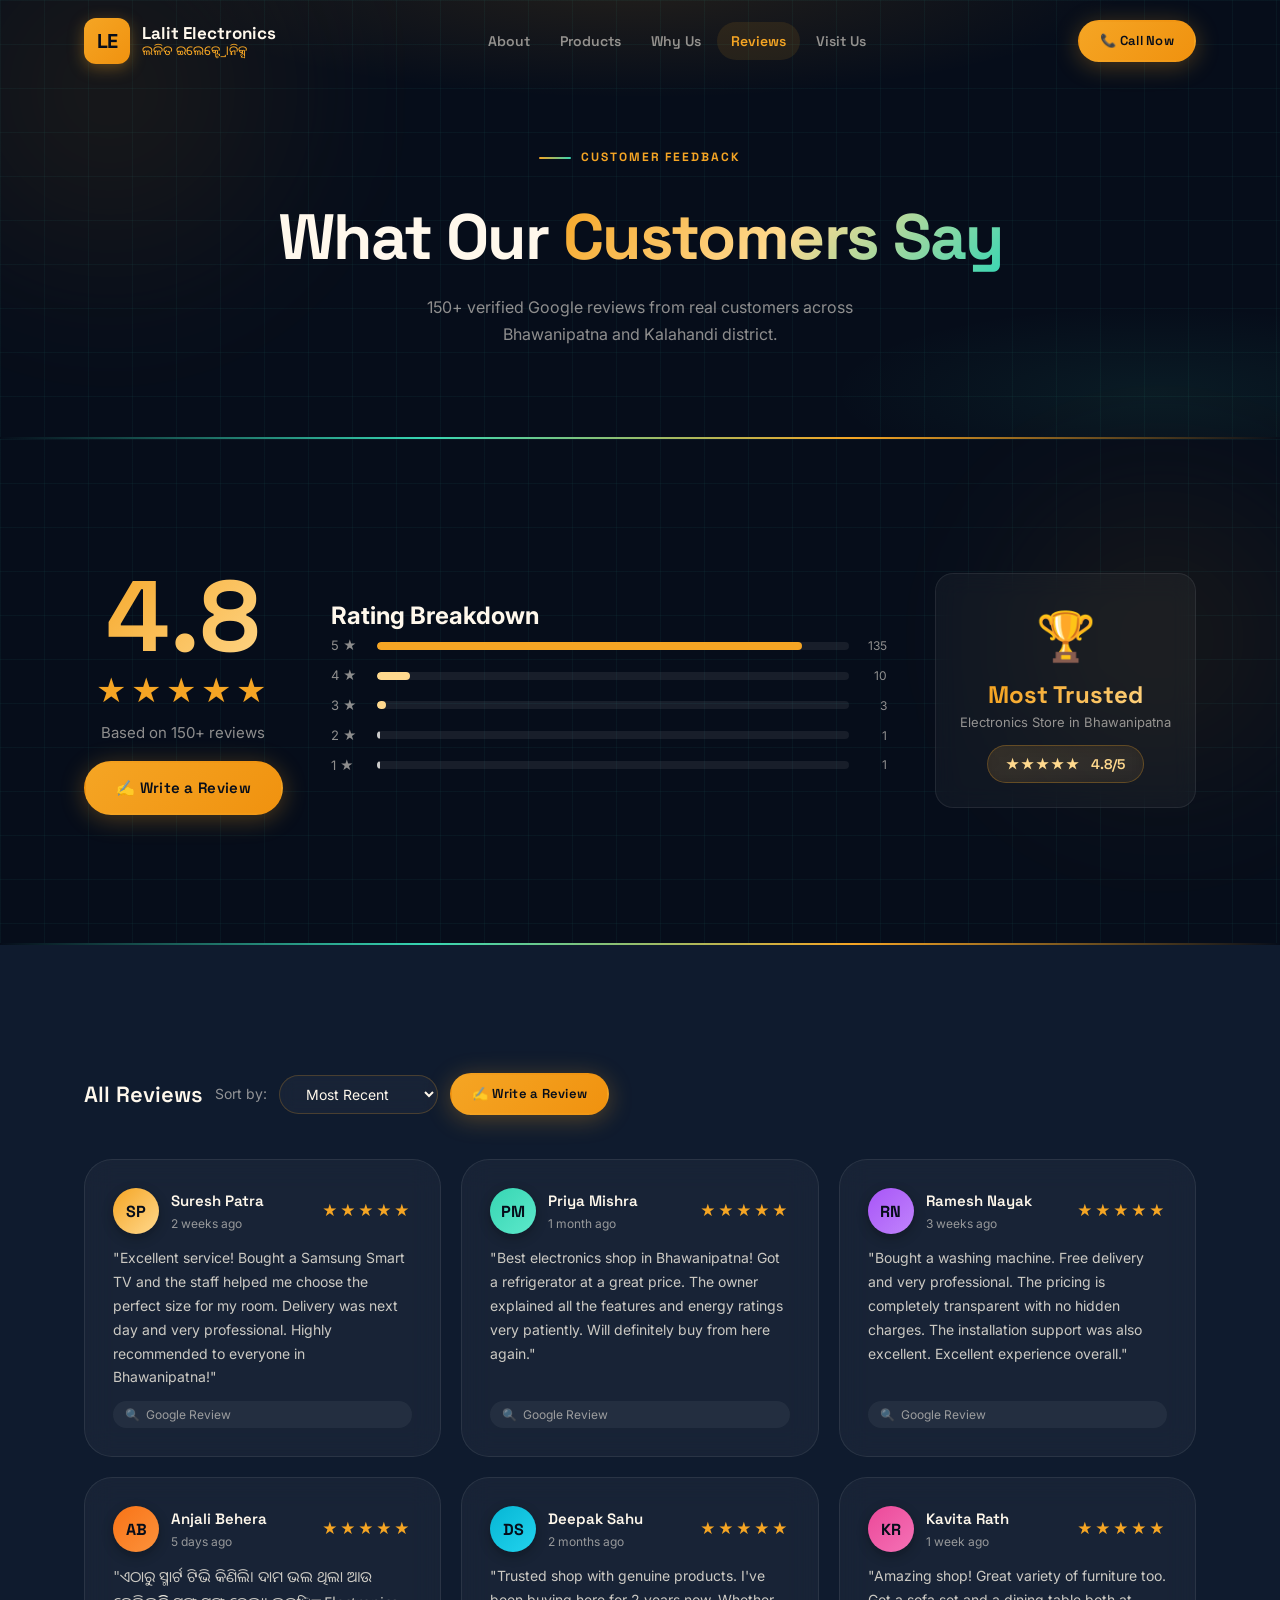
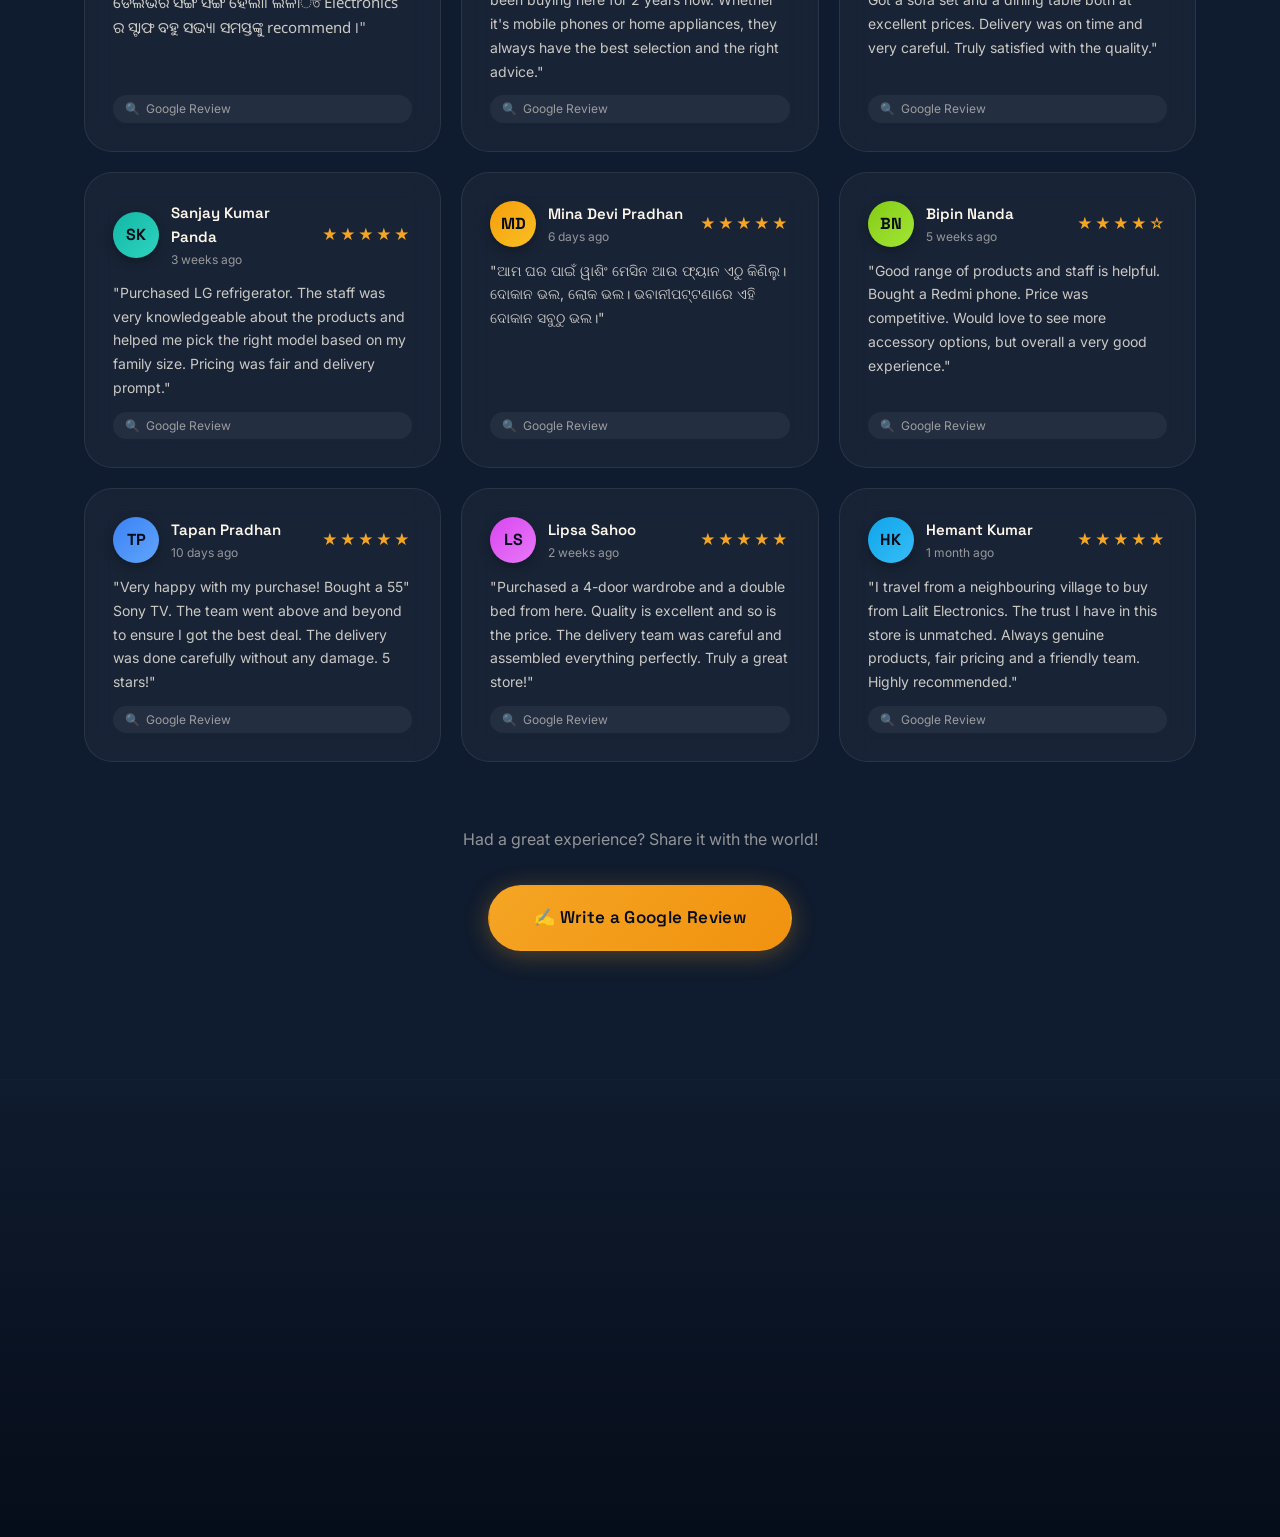
<file: reviews.html>
<!DOCTYPE html>
<html lang="en">

<head>
  <meta charset="UTF-8" />
  <meta name="viewport" content="width=device-width, initial-scale=1.0" />
  <title>Customer Reviews — Lalit Electronics | 4.8★ Rating | Bhawanipatna, Odisha</title>
  <meta name="description"
    content="Read genuine customer reviews of Lalit Electronics, Bhawanipatna. 4.8★ rating from 150+ Google reviews. See why people across Odisha trust us for electronics and appliances." />
  <link rel="canonical" href="https://lalitelectronics.in/reviews.html" />

  <link rel="preconnect" href="https://fonts.googleapis.com" />
  <link rel="preconnect" href="https://fonts.gstatic.com" crossorigin />
  <link
    href="https://fonts.googleapis.com/css2?family=Space+Grotesk:wght@400;500;600;700;800&family=Inter:wght@300;400;500;600&family=Noto+Sans+Oriya:wght@400;700&display=swap"
    rel="stylesheet" />
  <link rel="stylesheet" href="styles.css" />

  <script type="application/ld+json">
  {
    "@context": "https://schema.org",
    "@type": "ElectronicsStore",
    "name": "Lalit Electronics",
    "alternateName": "ଲଳিତ ଇଲେକ୍ଟ୍ରୋନିକ୍ସ",
    "url": "https://lalitelectronics.in",
    "telephone": "+919777993450",
    "address": {
      "@type": "PostalAddress",
      "streetAddress": "Townhall Road, near Sai Mandir",
      "addressLocality": "Bhawanipatna",
      "addressRegion": "Odisha",
      "postalCode": "766001",
      "addressCountry": "IN"
    },
    "aggregateRating": {
      "@type": "AggregateRating",
      "ratingValue": "4.8",
      "reviewCount": "150"
    },
    "openingHours": "Mo-Su 00:00-21:30"
  }
  </script>
</head>

<body>

  <!-- ══ HEADER ════════════════════════════════════════════ -->
  <header id="site-header" role="banner">
    <div class="container">
      <div class="header-inner">
        <a href="index.html" class="site-logo" aria-label="Lalit Electronics – Home">
          <div class="logo-mark" aria-hidden="true">LE</div>
          <div class="logo-text">
            <span class="logo-en">Lalit Electronics</span>
            <span class="logo-or">ଲଳିତ ଇଲେକ୍ଟ୍ରୋନିକ୍ସ</span>
          </div>
        </a>
        <nav class="site-nav" aria-label="Main navigation">
          <a href="about.html" data-nav-link>About</a>
          <a href="products.html" data-nav-link>Products</a>
          <a href="index.html#why-us">Why Us</a>
          <a href="reviews.html" data-nav-link>Reviews</a>
          <a href="contact.html" data-nav-link>Visit Us</a>
        </nav>
        <div class="header-cta">
          <a href="tel:+919777993450" class="btn btn-primary btn-sm" id="header-call-btn">📞 Call Now</a>
          <button class="hamburger" id="hamburger" aria-label="Open menu" aria-expanded="false"
            aria-controls="mobile-drawer">
            <span></span><span></span><span></span>
          </button>
        </div>
      </div>
    </div>
  </header>

  <!-- ══ MOBILE DRAWER ══════════════════════════════════════ -->
  <div id="mobile-drawer" role="dialog" aria-label="Navigation menu" aria-modal="true">
    <a href="index.html" class="site-logo">
      <div class="logo-mark" aria-hidden="true">LE</div>
      <div class="logo-text">
        <span class="logo-en">Lalit Electronics</span>
        <span class="logo-or">ଲଳିତ ଇଲେକ୍ଟ୍ରୋନିକ୍ସ</span>
      </div>
    </a>
    <nav class="drawer-nav" aria-label="Mobile navigation">
      <a href="index.html">Home</a>
      <a href="about.html" data-nav-link>About</a>
      <a href="products.html" data-nav-link>Products</a>
      <a href="reviews.html" data-nav-link>Reviews</a>
      <a href="contact.html" data-nav-link>Visit Us</a>
    </nav>
    <div class="drawer-actions">
      <a href="tel:+919777993450" class="btn btn-primary btn-lg" id="drawer-call-btn">📞 Call Now</a>
      <a href="https://wa.me/919777993450" class="btn btn-whatsapp btn-lg" target="_blank" rel="noopener noreferrer"
        id="drawer-wa-btn">💬 WhatsApp</a>
    </div>
  </div>

  <main id="main-content">

    <!-- ══ PAGE HERO ══════════════════════════════════════════ -->
    <section class="page-hero" aria-labelledby="reviews-page-heading">
      <div class="page-hero-bg" aria-hidden="true"></div>
      <div class="page-hero-circuit" aria-hidden="true"></div>
      <div class="orb orb-amber" aria-hidden="true"
        style="position:absolute;width:500px;height:500px;top:-160px;left:-140px;opacity:.4;pointer-events:none;"></div>
      <div class="container">
        <div class="hero-inner">
          <span class="section-label reveal">Customer Feedback</span>
          <h1 class="display-lg hero-title reveal reveal-delay-1" id="reviews-page-heading">
            What Our <span class="gradient-text">Customers Say</span>
          </h1>
          <p class="body-md reveal reveal-delay-2" style="color:var(--text-dim);max-width:500px;">
            150+ verified Google reviews from real customers across Bhawanipatna and Kalahandi district.
          </p>
        </div>
      </div>
    </section>

    <!-- ══ AGGREGATE RATING ════════════════════════════════════ -->
    <div class="teal-stripe" aria-hidden="true"></div>
    <section class="section-dark circuit-bg" aria-labelledby="aggregate-rating-heading">
      <div class="orb orb-amber" aria-hidden="true"
        style="position:absolute;width:400px;height:400px;right:-80px;top:0;opacity:.4;pointer-events:none;"></div>
      <div class="container">
        <div class="rating-header reveal">
          <!-- Big number -->
          <div style="text-align:center;min-width:160px;">
            <div class="rating-big" aria-label="4.8 out of 5 stars">4.8</div>
            <div class="rating-stars-big" aria-hidden="true">★★★★★</div>
            <div class="rating-total">Based on 150+ reviews</div>
            <div style="margin-top:16px;">
              <a href="https://g.page/r/CUU4m4yiDaVfEAE/review" target="_blank" rel="noopener noreferrer"
                class="btn btn-primary" id="write-review-btn">✍️ Write a Review</a>
            </div>
          </div>

          <!-- Bar chart -->
          <div class="rating-bars" aria-label="Rating breakdown">
            <h2 class="sr-only" id="aggregate-rating-heading">Rating Breakdown</h2>
            <div class="rating-bar-row">
              <span class="bar-label">5 ★</span>
              <div class="bar-track">
                <div class="bar-fill" data-width="90%" style="background:var(--amber);"></div>
              </div>
              <span class="bar-count">135</span>
            </div>
            <div class="rating-bar-row">
              <span class="bar-label">4 ★</span>
              <div class="bar-track">
                <div class="bar-fill" data-width="7%" style="background:var(--amber-soft);"></div>
              </div>
              <span class="bar-count">10</span>
            </div>
            <div class="rating-bar-row">
              <span class="bar-label">3 ★</span>
              <div class="bar-track">
                <div class="bar-fill" data-width="2%" style="background:#FFD98E;"></div>
              </div>
              <span class="bar-count">3</span>
            </div>
            <div class="rating-bar-row">
              <span class="bar-label">2 ★</span>
              <div class="bar-track">
                <div class="bar-fill" data-width="0.7%" style="background:#ccc;"></div>
              </div>
              <span class="bar-count">1</span>
            </div>
            <div class="rating-bar-row">
              <span class="bar-label">1 ★</span>
              <div class="bar-track">
                <div class="bar-fill" data-width="0.7%" style="background:#ccc;"></div>
              </div>
              <span class="bar-count">1</span>
            </div>
          </div>

          <!-- Summary card -->
          <div class="stat-card" style="min-width:220px;text-align:center;">
            <div style="font-size:48px;margin-bottom:8px;" aria-hidden="true">🏆</div>
            <div class="stat-number" style="font-size:24px;">Most Trusted</div>
            <div class="stat-label">Electronics Store in Bhawanipatna</div>
            <div class="rating-pill" style="margin-top:12px;justify-content:center;">
              <span class="stars">★★★★★</span> 4.8/5
            </div>
          </div>
        </div>
      </div>
    </section>

    <!-- ══ ALL REVIEWS ══════════════════════════════════════════ -->
    <div class="teal-stripe" aria-hidden="true"></div>
    <section class="section-panel" aria-labelledby="all-reviews-heading">
      <div class="container">
        <!-- Filter -->
        <div class="reviews-filter reveal">
          <h2 class="headline-sm" id="all-reviews-heading">All Reviews</h2>
          <label for="reviews-sort">Sort by:</label>
          <select id="reviews-sort" class="filter-select" aria-label="Sort reviews">
            <option value="recent">Most Recent</option>
            <option value="highest">Highest Rated</option>
            <option value="lowest">Lowest First</option>
          </select>
          <a href="https://g.page/r/CUU4m4yiDaVfEAE/review" target="_blank" rel="noopener noreferrer"
            class="btn btn-primary btn-sm" id="write-review-btn-2">✍️ Write a Review</a>
        </div>

        <!-- Reviews Grid -->
        <div class="reviews-grid" id="reviews-grid">

          <!-- Review 1 -->
          <article class="review-card-full reveal" data-stars="5" data-index="1">
            <div class="review-header">
              <div class="reviewer-avatar" style="background:linear-gradient(135deg,#F5A524,#FFD98E);"
                aria-label="Reviewer: Suresh Patra">SP</div>
              <div>
                <div class="reviewer-name">Suresh Patra</div>
                <div class="reviewer-date">2 weeks ago</div>
              </div>
              <div class="review-stars" style="margin-left:auto;" aria-label="5 stars">★★★★★</div>
            </div>
            <p class="review-text">"Excellent service! Bought a Samsung Smart TV and the staff helped me choose the
              perfect size for my room. Delivery was next day and very professional. Highly recommended to everyone in
              Bhawanipatna!"</p>
            <div class="google-badge">
              <span>🔍</span> Google Review
            </div>
          </article>

          <!-- Review 2 -->
          <article class="review-card-full reveal reveal-delay-1" data-stars="5" data-index="2">
            <div class="review-header">
              <div class="reviewer-avatar" style="background:linear-gradient(135deg,#37D6B3,#5de8cb);"
                aria-label="Reviewer: Priya Mishra">PM</div>
              <div>
                <div class="reviewer-name">Priya Mishra</div>
                <div class="reviewer-date">1 month ago</div>
              </div>
              <div class="review-stars" style="margin-left:auto;" aria-label="5 stars">★★★★★</div>
            </div>
            <p class="review-text">"Best electronics shop in Bhawanipatna! Got a refrigerator at a great price. The
              owner explained all the features and energy ratings very patiently. Will definitely buy from here again."
            </p>
            <div class="google-badge">
              <span>🔍</span> Google Review
            </div>
          </article>

          <!-- Review 3 -->
          <article class="review-card-full reveal reveal-delay-2" data-stars="5" data-index="3">
            <div class="review-header">
              <div class="reviewer-avatar" style="background:linear-gradient(135deg,#a855f7,#c084fc);"
                aria-label="Reviewer: Ramesh Nayak">RN</div>
              <div>
                <div class="reviewer-name">Ramesh Nayak</div>
                <div class="reviewer-date">3 weeks ago</div>
              </div>
              <div class="review-stars" style="margin-left:auto;" aria-label="5 stars">★★★★★</div>
            </div>
            <p class="review-text">"Bought a washing machine. Free delivery and very professional. The pricing is
              completely transparent with no hidden charges. The installation support was also excellent. Excellent
              experience overall."</p>
            <div class="google-badge">
              <span>🔍</span> Google Review
            </div>
          </article>

          <!-- Review 4 - Odia -->
          <article class="review-card-full reveal" data-stars="5" data-index="4">
            <div class="review-header">
              <div class="reviewer-avatar" style="background:linear-gradient(135deg,#f97316,#fb923c);"
                aria-label="Reviewer: Anjali Behera">AB</div>
              <div>
                <div class="reviewer-name">Anjali Behera</div>
                <div class="reviewer-date">5 days ago</div>
              </div>
              <div class="review-stars" style="margin-left:auto;" aria-label="5 stars">★★★★★</div>
            </div>
            <p class="review-text odia" style="font-size:15px;">"ଏଠାରୁ ସ୍ମାର୍ଟ ଟିଭି କିଣିଲି। ଦାମ ଭଲ ଥିଲା ଆଉ ଡେଲିଭ‍ିରି
              ସଙ୍ଗ ସଙ୍ଗ ହେଲା। ଲଳिত Electronics ର ସ୍ଟାଫ ବହୁ ସଭ୍ୟ। ସମସ୍ତଙ୍କୁ recommend ।"</p>
            <div class="google-badge">
              <span>🔍</span> Google Review
            </div>
          </article>

          <!-- Review 5 -->
          <article class="review-card-full reveal reveal-delay-1" data-stars="5" data-index="5">
            <div class="review-header">
              <div class="reviewer-avatar" style="background:linear-gradient(135deg,#06b6d4,#22d3ee);"
                aria-label="Reviewer: Deepak Sahu">DS</div>
              <div>
                <div class="reviewer-name">Deepak Sahu</div>
                <div class="reviewer-date">2 months ago</div>
              </div>
              <div class="review-stars" style="margin-left:auto;" aria-label="5 stars">★★★★★</div>
            </div>
            <p class="review-text">"Trusted shop with genuine products. I've been buying here for 2 years now. Whether
              it's mobile phones or home appliances, they always have the best selection and the right advice."</p>
            <div class="google-badge">
              <span>🔍</span> Google Review
            </div>
          </article>

          <!-- Review 6 -->
          <article class="review-card-full reveal reveal-delay-2" data-stars="5" data-index="6">
            <div class="review-header">
              <div class="reviewer-avatar" style="background:linear-gradient(135deg,#ec4899,#f472b6);"
                aria-label="Reviewer: Kavita Rath">KR</div>
              <div>
                <div class="reviewer-name">Kavita Rath</div>
                <div class="reviewer-date">1 week ago</div>
              </div>
              <div class="review-stars" style="margin-left:auto;" aria-label="5 stars">★★★★★</div>
            </div>
            <p class="review-text">"Amazing shop! Great variety of furniture too. Got a sofa set and a dining table both
              at excellent prices. Delivery was on time and very careful. Truly satisfied with the quality."</p>
            <div class="google-badge">
              <span>🔍</span> Google Review
            </div>
          </article>

          <!-- Review 7 -->
          <article class="review-card-full reveal" data-stars="5" data-index="7">
            <div class="review-header">
              <div class="reviewer-avatar" style="background:linear-gradient(135deg,#14b8a6,#2dd4bf);"
                aria-label="Reviewer: Sanjay Kumar Panda">SK</div>
              <div>
                <div class="reviewer-name">Sanjay Kumar Panda</div>
                <div class="reviewer-date">3 weeks ago</div>
              </div>
              <div class="review-stars" style="margin-left:auto;" aria-label="5 stars">★★★★★</div>
            </div>
            <p class="review-text">"Purchased LG refrigerator. The staff was very knowledgeable about the products and
              helped me pick the right model based on my family size. Pricing was fair and delivery prompt."</p>
            <div class="google-badge">
              <span>🔍</span> Google Review
            </div>
          </article>

          <!-- Review 8 -->
          <article class="review-card-full reveal reveal-delay-1" data-stars="5" data-index="8">
            <div class="review-header">
              <div class="reviewer-avatar" style="background:linear-gradient(135deg,#f59e0b,#fbbf24);"
                aria-label="Reviewer: Mina Devi Pradhan">MD</div>
              <div>
                <div class="reviewer-name">Mina Devi Pradhan</div>
                <div class="reviewer-date">6 days ago</div>
              </div>
              <div class="review-stars" style="margin-left:auto;" aria-label="5 stars">★★★★★</div>
            </div>
            <p class="review-text">"ଆମ ଘର ପାଇଁ ୱାଶିଂ ମେସିନ ଆଉ ଫ୍ୟାନ ଏଠୁ କିଣିଲୁ। ଦୋକାନ ଭଲ, ଲୋକ ଭଲ। ଭବାନୀପଟ୍ଟଣାରେ ଏହି
              ଦୋକାନ ସବୁଠୁ ଭଲ।"</p>
            <div class="google-badge">
              <span>🔍</span> Google Review
            </div>
          </article>

          <!-- Review 9 -->
          <article class="review-card-full reveal reveal-delay-2" data-stars="4" data-index="9">
            <div class="review-header">
              <div class="reviewer-avatar" style="background:linear-gradient(135deg,#84cc16,#a3e635);"
                aria-label="Reviewer: Bipin Nanda">BN</div>
              <div>
                <div class="reviewer-name">Bipin Nanda</div>
                <div class="reviewer-date">5 weeks ago</div>
              </div>
              <div class="review-stars" style="margin-left:auto;" aria-label="4 stars">★★★★☆</div>
            </div>
            <p class="review-text">"Good range of products and staff is helpful. Bought a Redmi phone. Price was
              competitive. Would love to see more accessory options, but overall a very good experience."</p>
            <div class="google-badge">
              <span>🔍</span> Google Review
            </div>
          </article>

          <!-- Review 10 -->
          <article class="review-card-full reveal" data-stars="5" data-index="10">
            <div class="review-header">
              <div class="reviewer-avatar" style="background:linear-gradient(135deg,#3b82f6,#60a5fa);"
                aria-label="Reviewer: Tapan Pradhan">TP</div>
              <div>
                <div class="reviewer-name">Tapan Pradhan</div>
                <div class="reviewer-date">10 days ago</div>
              </div>
              <div class="review-stars" style="margin-left:auto;" aria-label="5 stars">★★★★★</div>
            </div>
            <p class="review-text">"Very happy with my purchase! Bought a 55" Sony TV. The team went above and beyond to
              ensure I got the best deal. The delivery was done carefully without any damage. 5 stars!"</p>
            <div class="google-badge">
              <span>🔍</span> Google Review
            </div>
          </article>

          <!-- Review 11 -->
          <article class="review-card-full reveal reveal-delay-1" data-stars="5" data-index="11">
            <div class="review-header">
              <div class="reviewer-avatar" style="background:linear-gradient(135deg,#d946ef,#e879f9);"
                aria-label="Reviewer: Lipsa Sahoo">LS</div>
              <div>
                <div class="reviewer-name">Lipsa Sahoo</div>
                <div class="reviewer-date">2 weeks ago</div>
              </div>
              <div class="review-stars" style="margin-left:auto;" aria-label="5 stars">★★★★★</div>
            </div>
            <p class="review-text">"Purchased a 4-door wardrobe and a double bed from here. Quality is excellent and so
              is the price. The delivery team was careful and assembled everything perfectly. Truly a great store!"</p>
            <div class="google-badge">
              <span>🔍</span> Google Review
            </div>
          </article>

          <!-- Review 12 -->
          <article class="review-card-full reveal reveal-delay-2" data-stars="5" data-index="12">
            <div class="review-header">
              <div class="reviewer-avatar" style="background:linear-gradient(135deg,#0ea5e9,#38bdf8);"
                aria-label="Reviewer: Hemant Kumar">HK</div>
              <div>
                <div class="reviewer-name">Hemant Kumar</div>
                <div class="reviewer-date">1 month ago</div>
              </div>
              <div class="review-stars" style="margin-left:auto;" aria-label="5 stars">★★★★★</div>
            </div>
            <p class="review-text">"I travel from a neighbouring village to buy from Lalit Electronics. The trust I have
              in this store is unmatched. Always genuine products, fair pricing and a friendly team. Highly
              recommended."</p>
            <div class="google-badge">
              <span>🔍</span> Google Review
            </div>
          </article>

        </div><!-- /reviews-grid -->

        <!-- CTA -->
        <div class="text-center mt-8 reveal">
          <p class="body-md text-dim mb-4">Had a great experience? Share it with the world!</p>
          <a href="https://g.page/r/CUU4m4yiDaVfEAE/review" target="_blank" rel="noopener noreferrer"
            class="btn btn-primary btn-lg" id="write-review-cta">✍️ Write a Google Review</a>
        </div>

      </div>
    </section>

  </main>

  <!-- ══ FOOTER ═════════════════════════════════════════════ -->
  <footer id="site-footer" role="contentinfo">
    <div class="container">
      <div class="footer-grid">
        <div class="footer-brand">
          <a href="index.html" class="site-logo" aria-label="Lalit Electronics Home">
            <div class="logo-mark" aria-hidden="true">LE</div>
            <div class="logo-text">
              <span class="logo-en">Lalit Electronics</span>
              <span class="logo-or">ଲଳিত ইলেকট্রনিক্স</span>
            </div>
          </a>
          <p class="footer-desc">Bhawanipatna's most trusted electronics &amp; appliances showroom. Quality products,
            honest pricing, free local delivery.</p>
          <div style="margin-top:16px;">
            <div class="rating-pill" style="font-size:13px;"><span class="stars">★★★★★</span> 4.8 · 150+ Reviews</div>
          </div>
        </div>
        <div>
          <div class="footer-heading">Quick Links</div>
          <ul class="footer-links">
            <li><a href="index.html">Home</a></li>
            <li><a href="about.html">About Us</a></li>
            <li><a href="products.html">Products</a></li>
            <li><a href="reviews.html">Reviews</a></li>
            <li><a href="contact.html">Visit Us</a></li>
          </ul>
        </div>
        <div>
          <div class="footer-heading">Categories</div>
          <ul class="footer-links">
            <li><a href="products.html#televisions">Televisions</a></li>
            <li><a href="products.html#refrigerators">Refrigerators</a></li>
            <li><a href="products.html#washing-machines">Washing Machines</a></li>
            <li><a href="products.html#mobile-phones">Mobile Phones</a></li>
            <li><a href="products.html#home-appliances">Home Appliances</a></li>
            <li><a href="products.html#furniture">Furniture</a></li>
          </ul>
        </div>
        <div>
          <div class="footer-heading">Contact</div>
          <a href="tel:+919777993450" class="footer-contact-item" id="footer-phone"><span class="icon"
              aria-hidden="true">📞</span><span>097779 93450</span></a>
          <a href="https://wa.me/919777993450" class="footer-contact-item" target="_blank" rel="noopener noreferrer"
            id="footer-wa"><span class="icon" aria-hidden="true">💬</span><span>WhatsApp Us</span></a>
          <div class="footer-contact-item"><span class="icon" aria-hidden="true">📍</span><span>Townhall Road, near Sai
              Mandir, Bhawanipatna, Odisha 766001</span></div>
          <div class="footer-contact-item"><span class="icon" aria-hidden="true">⏰</span><span>Open Daily · Closes 9:30
              PM</span></div>
        </div>
      </div>
      <div class="footer-bottom">
        <p class="footer-copy">&copy; <span class="footer-year">2026</span> Lalit Electronics. All rights reserved.</p>
        <p class="footer-copy" style="color:rgba(255,248,236,.3);">Townhall Road, Bhawanipatna, Odisha</p>
      </div>
    </div>
  </footer>

  <!-- ══ STICKY MOBILE BAR ═══════════════════════════════════ -->
  <div id="mobile-bar" role="navigation" aria-label="Quick actions">
    <a href="tel:+919777993450" class="mbar-call" id="mbar-call">📞 Call Now</a>
    <a href="https://wa.me/919777993450" class="mbar-wa" target="_blank" rel="noopener noreferrer" id="mbar-wa">💬
      WhatsApp</a>
  </div>

  <script src="script.js"></script>
</body>

</html>
</file>
<file: styles.css>
/* ============================================================
   LALIT ELECTRONICS — PREMIUM DESIGN SYSTEM v2
   Ultra-modern · Glassmorphic · Neon Accents · Cinematic
   ============================================================ */

@import url('https://fonts.googleapis.com/css2?family=Space+Grotesk:wght@400;500;600;700;800&family=Inter:wght@300;400;500;600&family=Noto+Sans+Oriya:wght@400;700&display=swap');

/* ── Design Tokens ─────────────────────────────────────── */
:root {
  --ink:          #060d1a;
  --ink-2:        #0B1220;
  --panel:        #0f1b2e;
  --panel-2:      #162035;
  --panel-3:      #1c2840;
  --glass:        rgba(255,255,255,.04);
  --glass-border: rgba(255,255,255,.08);
  --amber:        #F5A524;
  --amber-soft:   #FFD98E;
  --amber-glow:   rgba(245,165,36,.18);
  --amber-dim:    rgba(245,165,36,.08);
  --teal:         #37D6B3;
  --teal-glow:    rgba(55,214,179,.14);
  --paper:        #F6F3EC;
  --paper-dim:    #EAE5D8;
  --cream:        #FFF8EC;
  --text-dim:     rgba(255,248,236,.55);
  --text-mid:     rgba(255,248,236,.78);
  --circuit:      rgba(55,214,179,.05);

  --font-head: 'Space Grotesk', sans-serif;
  --font-body: 'Inter', sans-serif;
  --font-odia: 'Noto Sans Oriya', sans-serif;

  --ease-out:    cubic-bezier(.16,1,.3,1);
  --ease-spring: cubic-bezier(.34,1.56,.64,1);
  --ease-bounce: cubic-bezier(.68,-.6,.32,1.6);

  --r-sm:   4px;
  --r-md:   10px;
  --r-lg:   18px;
  --r-xl:   28px;
  --r-2xl:  40px;
  --r-full: 9999px;

  --section-v: clamp(72px,10vw,128px);
  --page-h:    clamp(20px,5vw,80px);
  --gap:       8px;
}

/* ── Reset ─────────────────────────────────────────────── */
*, *::before, *::after { box-sizing: border-box; margin: 0; padding: 0; }
html {
  scroll-behavior: smooth;
  font-size: 16px;
  -webkit-text-size-adjust: 100%;
  text-size-adjust: 100%;
}
body {
  font-family: var(--font-body);
  background: var(--ink);
  color: var(--cream);
  line-height: 1.6;
  overflow-x: hidden;
}
img { display: block; max-width: 100%; }
a, button, select, input, textarea {
  -webkit-tap-highlight-color: transparent;
}
a { color: inherit; text-decoration: none; }
ul { list-style: none; }
button { border: none; background: none; cursor: pointer; font-family: inherit; }
input, textarea, select { font-family: inherit; }

/* ── Focus ─────────────────────────────────────────────── */
:focus-visible {
  outline: 2px solid var(--amber);
  outline-offset: 3px;
  border-radius: var(--r-sm);
}

/* ── Gradient Text ─────────────────────────────────────── */
.gradient-text {
  background: linear-gradient(135deg, var(--amber) 0%, var(--amber-soft) 50%, var(--teal) 100%);
  -webkit-background-clip: text;
  -webkit-text-fill-color: transparent;
  background-clip: text;
}
.gradient-text-amber {
  background: linear-gradient(135deg, var(--amber) 20%, var(--amber-soft) 100%);
  -webkit-background-clip: text;
  -webkit-text-fill-color: transparent;
  background-clip: text;
}

/* ── Typography ────────────────────────────────────────── */
.display-xl {
  font-family: var(--font-head);
  font-size: clamp(38px,6.5vw,88px);
  font-weight: 800;
  line-height: 1.04;
  letter-spacing: -0.03em;
}
.display-lg {
  font-family: var(--font-head);
  font-size: clamp(30px,5vw,64px);
  font-weight: 700;
  line-height: 1.08;
  letter-spacing: -0.025em;
}
.headline-xl {
  font-family: var(--font-head);
  font-size: clamp(22px,3vw,44px);
  font-weight: 700;
  line-height: 1.18;
}
.headline-md {
  font-family: var(--font-head);
  font-size: clamp(18px,2.2vw,30px);
  font-weight: 600;
  line-height: 1.3;
}
.headline-sm {
  font-family: var(--font-head);
  font-size: clamp(16px,1.8vw,22px);
  font-weight: 600;
  line-height: 1.4;
}
.body-lg  { font-size: 18px; line-height: 1.75; }
.body-md  { font-size: 16px; line-height: 1.7;  }
.body-sm  { font-size: 14px; line-height: 1.65; }
.label-caps {
  font-family: var(--font-head);
  font-size: 12px; font-weight: 700;
  letter-spacing: 0.14em;
  text-transform: uppercase;
}
.odia {
  font-family: var(--font-odia);
  font-size: 18px;
  line-height: 1.7;
}

/* ── Container ─────────────────────────────────────────── */
.container {
  width: 100%;
  max-width: 1240px;
  margin-inline: auto;
  padding-inline: var(--page-h);
}

/* ── Utilities ─────────────────────────────────────────── */
.text-amber  { color: var(--amber); }
.text-teal   { color: var(--teal); }
.text-cream  { color: var(--cream); }
.text-dim    { color: var(--text-dim); }
.text-center { text-align: center; }
.mt-1 { margin-top: 8px; }  .mt-2 { margin-top: 16px; }
.mt-3 { margin-top: 24px; } .mt-4 { margin-top: 32px; }
.mt-6 { margin-top: 48px; } .mt-8 { margin-top: 64px; }
.mb-2 { margin-bottom: 16px; } .mb-4 { margin-bottom: 32px; }
.flex-center  { display: flex; align-items: center; justify-content: center; }
.flex-between { display: flex; align-items: center; justify-content: space-between; }
.gap-2 { gap: 16px; } .gap-3 { gap: 24px; } .gap-4 { gap: 32px; }

/* ── Decorative Orbs ───────────────────────────────────── */
.orb {
  position: absolute;
  border-radius: 50%;
  filter: blur(80px);
  pointer-events: none;
  z-index: 0;
  animation: orb-drift 8s ease-in-out infinite;
}
.orb-amber {
  background: radial-gradient(circle, rgba(245,165,36,.28) 0%, transparent 70%);
}
.orb-teal {
  background: radial-gradient(circle, rgba(55,214,179,.18) 0%, transparent 70%);
}
@keyframes orb-drift {
  0%,100% { transform: translate(0,0) scale(1); }
  33%      { transform: translate(20px,-15px) scale(1.05); }
  66%      { transform: translate(-15px,20px) scale(.96); }
}

/* ── Circuit Texture ───────────────────────────────────── */
.circuit-bg {
  position: relative;
}
.circuit-bg::before {
  content: '';
  position: absolute; inset: 0; z-index: 0;
  background-image:
    linear-gradient(var(--circuit) 1px, transparent 1px),
    linear-gradient(90deg, var(--circuit) 1px, transparent 1px);
  background-size: 44px 44px;
  pointer-events: none;
}
.circuit-bg > * { position: relative; z-index: 1; }

/* ── Ambient Pulse ─────────────────────────────────────── */
.amber-glow::after {
  content: '';
  position: absolute;
  bottom: -80px; left: 50%; transform: translateX(-50%);
  width: 700px; height: 350px;
  background: radial-gradient(ellipse at center, rgba(245,165,36,.16) 0%, transparent 68%);
  pointer-events: none;
  animation: ambient-pulse 4s ease-in-out infinite;
}
@keyframes ambient-pulse {
  0%,100% { opacity:.55; transform: translateX(-50%) scale(1);   }
  50%      { opacity:1;   transform: translateX(-50%) scale(1.1); }
}

/* ── Animated Gradient Border ──────────────────────────── */
@property --angle {
  syntax: '<angle>';
  initial-value: 0deg;
  inherits: false;
}
.glow-border {
  position: relative;
  border-radius: var(--r-lg);
  z-index: 0;
}
.glow-border::before {
  content: '';
  position: absolute; inset: -1px; z-index: -1;
  border-radius: inherit;
  background: conic-gradient(from var(--angle),
    transparent 60%,
    var(--amber) 72%,
    var(--teal)  80%,
    transparent 90%
  );
  animation: spin-border 4s linear infinite;
  opacity: 0;
  transition: opacity .35s;
}
.glow-border:hover::before { opacity: 1; }
@keyframes spin-border {
  to { --angle: 360deg; }
}

/* ── Section Heading Label ─────────────────────────────── */
.section-label {
  display: inline-flex;
  align-items: center;
  gap: 10px;
  color: var(--amber);
  font-family: var(--font-head);
  font-size: 12px;
  font-weight: 700;
  letter-spacing: 0.16em;
  text-transform: uppercase;
  margin-bottom: 14px;
}
.section-label::before {
  content: '';
  width: 32px; height: 2px;
  background: linear-gradient(90deg, var(--amber), var(--teal));
  border-radius: 2px;
}

/* ── Scroll Reveal ─────────────────────────────────────── */
.reveal {
  opacity: 0;
  transform: translateY(36px);
  transition: opacity .7s var(--ease-out), transform .7s var(--ease-out);
}
.reveal.visible { opacity: 1; transform: translateY(0); }
.reveal-delay-1 { transition-delay: .1s; }
.reveal-delay-2 { transition-delay: .2s; }
.reveal-delay-3 { transition-delay: .32s; }
.reveal-delay-4 { transition-delay: .44s; }
.reveal-left  { transform: translateX(-40px); }
.reveal-right { transform: translateX(40px);  }
.reveal-left.visible, .reveal-right.visible { transform: translateX(0); }

/* ── Buttons ───────────────────────────────────────────── */
.btn {
  position: relative;
  display: inline-flex;
  align-items: center;
  justify-content: center;
  gap: 8px;
  padding: 13px 30px;
  border-radius: var(--r-full);
  font-family: var(--font-head);
  font-size: 15px;
  font-weight: 600;
  letter-spacing: 0.02em;
  transition: all .25s var(--ease-out);
  cursor: pointer;
  white-space: nowrap;
  overflow: hidden;
}
/* Shimmer sweep */
.btn::after {
  content: '';
  position: absolute;
  inset: 0;
  background: linear-gradient(105deg, transparent 40%, rgba(255,255,255,.22) 50%, transparent 60%);
  transform: translateX(-100%);
  transition: transform .5s ease;
}
.btn:hover::after { transform: translateX(100%); }

.btn-primary {
  background: linear-gradient(135deg, var(--amber) 0%, #f0920f 100%);
  color: var(--ink);
  border: 2px solid transparent;
  box-shadow: 0 4px 24px rgba(245,165,36,.3);
}
.btn-primary:hover {
  background: linear-gradient(135deg, var(--amber-soft) 0%, var(--amber) 100%);
  box-shadow: 0 8px 32px rgba(245,165,36,.5), 0 0 0 4px rgba(245,165,36,.12);
  transform: translateY(-3px);
}
.btn-outline {
  background: transparent;
  color: var(--cream);
  border: 1.5px solid rgba(255,248,236,.2);
  backdrop-filter: blur(8px);
}
.btn-outline:hover {
  border-color: var(--amber);
  color: var(--amber);
  background: rgba(245,165,36,.08);
  box-shadow: 0 0 20px rgba(245,165,36,.2), inset 0 0 20px rgba(245,165,36,.04);
  transform: translateY(-3px);
}
.btn-teal {
  background: linear-gradient(135deg, var(--teal) 0%, #29b898 100%);
  color: var(--ink);
  border: 2px solid transparent;
  box-shadow: 0 4px 20px rgba(55,214,179,.3);
}
.btn-teal:hover {
  box-shadow: 0 8px 32px rgba(55,214,179,.5);
  transform: translateY(-3px);
}
.btn-whatsapp {
  background: linear-gradient(135deg, #25D366 0%, #1db954 100%);
  color: #fff;
  border: 2px solid transparent;
  box-shadow: 0 4px 20px rgba(37,211,102,.3);
}
.btn-whatsapp:hover {
  box-shadow: 0 8px 32px rgba(37,211,102,.5);
  transform: translateY(-3px);
}
.btn-glass {
  background: var(--glass);
  color: var(--cream);
  border: 1px solid var(--glass-border);
  backdrop-filter: blur(16px);
}
.btn-glass:hover {
  background: rgba(255,255,255,.08);
  border-color: rgba(245,165,36,.3);
  transform: translateY(-3px);
}
.btn-sm  { padding: 9px 20px;  font-size: 13px; }
.btn-lg  { padding: 17px 44px; font-size: 17px; }

/* ── Rating Pill ───────────────────────────────────────── */
.rating-pill {
  display: inline-flex;
  align-items: center;
  gap: 10px;
  background: linear-gradient(135deg, rgba(245,165,36,.12), rgba(245,165,36,.06));
  border: 1px solid rgba(245,165,36,.28);
  border-radius: var(--r-full);
  padding: 7px 18px;
  color: var(--amber-soft);
  font-family: var(--font-head);
  font-size: 14px;
  font-weight: 600;
  backdrop-filter: blur(8px);
}
.stars { letter-spacing: 2px; }

/* ── Glass Card Base ───────────────────────────────────── */
.glass-card {
  background: var(--glass);
  backdrop-filter: blur(20px);
  -webkit-backdrop-filter: blur(20px);
  border: 1px solid var(--glass-border);
  border-radius: var(--r-xl);
}

/* ── Section Divider ───────────────────────────────────── */
.section-divider {
  height: 1px;
  background: linear-gradient(90deg, transparent, rgba(245,165,36,.2), rgba(55,214,179,.15), transparent);
  border: none;
}

/* ====================================================
   HEADER
   ==================================================== */
#site-header {
  position: fixed;
  top: 0; left: 0; right: 0;
  z-index: 900;
  padding: 18px 0;
  transition: all .35s var(--ease-out);
}
#site-header.scrolled {
  background: rgba(6,13,26,.82);
  backdrop-filter: blur(24px);
  -webkit-backdrop-filter: blur(24px);
  border-bottom: 1px solid rgba(245,165,36,.1);
  padding: 10px 0;
  box-shadow: 0 8px 40px rgba(0,0,0,.4);
}
.header-inner {
  display: flex;
  align-items: center;
  justify-content: space-between;
  gap: 16px;
}

/* Logo */
.site-logo {
  display: flex;
  align-items: center;
  gap: 12px;
  flex-shrink: 0;
}
.logo-mark {
  width: 46px; height: 46px;
  background: linear-gradient(135deg, var(--amber) 0%, #f0920f 100%);
  border-radius: 12px;
  display: flex; align-items: center; justify-content: center;
  font-family: var(--font-head);
  font-size: 20px; font-weight: 800;
  color: var(--ink);
  letter-spacing: -1px;
  flex-shrink: 0;
  box-shadow: 0 4px 16px rgba(245,165,36,.35);
  transition: box-shadow .25s, transform .25s;
}
.site-logo:hover .logo-mark {
  box-shadow: 0 6px 24px rgba(245,165,36,.6);
  transform: rotate(-4deg) scale(1.05);
}
.logo-text { display: flex; flex-direction: column; line-height: 1.2; }
.logo-en {
  font-family: var(--font-head);
  font-size: 17px; font-weight: 700;
  color: var(--cream);
}
.logo-or {
  font-family: var(--font-odia);
  font-size: 13px;
  color: var(--amber);
}

/* Desktop Nav */
.site-nav { display: flex; align-items: center; gap: 2px; }
.site-nav a {
  font-family: var(--font-head);
  font-size: 14px; font-weight: 600;
  color: var(--text-dim);
  padding: 8px 14px;
  border-radius: var(--r-full);
  transition: color .2s, background .2s;
  white-space: nowrap;
}
.site-nav a:hover { color: var(--cream); background: rgba(255,255,255,.07); }
.site-nav a.active { color: var(--amber); background: rgba(245,165,36,.1); }

.header-cta { display: flex; align-items: center; gap: 10px; }

/* Hamburger */
.hamburger {
  display: none;
  flex-direction: column;
  justify-content: center;
  align-items: center;
  gap: 5px;
  width: 48px; height: 48px;
  border-radius: var(--r-md);
  border: 1px solid rgba(255,248,236,.12);
  cursor: pointer;
  background: var(--glass);
  backdrop-filter: blur(8px);
  transition: border-color .2s, background .2s;
  padding: 0;
}
.hamburger:hover { border-color: var(--amber); background: rgba(245,165,36,.08); }
.hamburger span {
  display: block;
  width: 20px; height: 2px;
  background: var(--cream);
  border-radius: 2px;
  transition: all .3s var(--ease-out);
}
.hamburger.open span:nth-child(1) { transform: translateY(7px) rotate(45deg); }
.hamburger.open span:nth-child(2) { opacity: 0; transform: scaleX(0); }
.hamburger.open span:nth-child(3) { transform: translateY(-7px) rotate(-45deg); }

/* Mobile Drawer */
#mobile-drawer {
  position: fixed;
  inset: 0; z-index: 800;
  background: linear-gradient(160deg, #060d1a 0%, #0f1b2e 60%, #060d1a 100%);
  display: flex;
  flex-direction: column;
  padding: 88px var(--page-h) 48px;
  transform: translateX(100%);
  transition: transform .4s var(--ease-out);
}
#mobile-drawer::before {
  content: '';
  position: absolute; inset: 0; z-index: 0;
  background: radial-gradient(ellipse 60% 40% at 80% 20%, rgba(245,165,36,.1) 0%, transparent 60%),
              radial-gradient(ellipse 50% 40% at 20% 80%, rgba(55,214,179,.06) 0%, transparent 60%);
  pointer-events: none;
}
#mobile-drawer.open { transform: translateX(0); }
.drawer-nav {
  display: flex; flex-direction: column; gap: 2px;
  margin-top: 32px; position: relative; z-index: 1;
}
.drawer-nav a {
  font-family: var(--font-head);
  font-size: 26px; font-weight: 700;
  color: rgba(255,248,236,.4);
  padding: 14px 0;
  border-bottom: 1px solid rgba(255,255,255,.05);
  transition: color .22s, padding-left .22s;
}
.drawer-nav a:hover, .drawer-nav a.active {
  color: var(--amber);
  padding-left: 12px;
}
.drawer-actions {
  margin-top: 44px;
  display: flex; flex-direction: column; gap: 12px;
  position: relative; z-index: 1;
}

/* ====================================================
   FOOTER
   ==================================================== */
#site-footer {
  background: linear-gradient(180deg, var(--panel) 0%, var(--ink) 100%);
  border-top: 1px solid rgba(245,165,36,.1);
  padding: 72px 0 36px;
}
.footer-grid {
  display: grid;
  grid-template-columns: 2fr 1fr 1fr 1.4fr;
  gap: 48px;
  margin-bottom: 56px;
}
.footer-desc {
  color: var(--text-dim);
  font-size: 14px; line-height: 1.75;
  margin-top: 14px; max-width: 270px;
}
.footer-heading {
  font-family: var(--font-head);
  font-size: 11px; font-weight: 700;
  letter-spacing: 0.15em; text-transform: uppercase;
  color: var(--amber); margin-bottom: 18px;
}
.footer-links { display: flex; flex-direction: column; gap: 11px; }
.footer-links a {
  color: var(--text-dim); font-size: 14px;
  transition: color .2s, transform .2s; display: inline-block;
}
.footer-links a:hover { color: var(--amber); transform: translateX(4px); }
.footer-contact-item {
  display: flex; align-items: flex-start; gap: 11px;
  color: var(--text-dim); font-size: 14px;
  margin-bottom: 13px; transition: color .2s;
}
.footer-contact-item:hover { color: var(--cream); }
.footer-contact-item .icon {
  width: 18px; flex-shrink: 0; margin-top: 2px; color: var(--amber);
}
.footer-bottom {
  border-top: 1px solid rgba(255,255,255,.05);
  padding-top: 28px;
  display: flex; align-items: center;
  justify-content: space-between; flex-wrap: wrap; gap: 12px;
}
.footer-copy { color: var(--text-dim); font-size: 13px; }

/* ====================================================
   STICKY MOBILE BAR
   ==================================================== */
#mobile-bar {
  display: none;
  position: fixed;
  bottom: 0; left: 0; right: 0; z-index: 700;
  background: rgba(6,13,26,.92);
  backdrop-filter: blur(24px);
  -webkit-backdrop-filter: blur(24px);
  border-top: 1px solid rgba(245,165,36,.15);
  padding: 10px 16px 14px;
  gap: 12px;
}
#mobile-bar a {
  flex: 1; display: flex; align-items: center;
  justify-content: center; gap: 8px;
  padding: 13px; border-radius: var(--r-lg);
  font-family: var(--font-head); font-size: 14px; font-weight: 600;
}
.mbar-call {
  background: linear-gradient(135deg, var(--amber), #f0920f);
  color: var(--ink);
  box-shadow: 0 4px 16px rgba(245,165,36,.35);
}
.mbar-wa {
  background: linear-gradient(135deg, #25D366, #1db954);
  color: #fff;
  box-shadow: 0 4px 16px rgba(37,211,102,.3);
}

/* ====================================================
   HERO
   ==================================================== */
#hero {
  min-height: 100svh;
  background: var(--ink);
  display: flex;
  align-items: center;
  padding: 120px 0 80px;
  position: relative;
  overflow: hidden;
}
.hero-bg-radial {
  position: absolute; inset: 0; z-index: 0;
  background:
    radial-gradient(ellipse 80% 55% at 50% -10%, rgba(245,165,36,.14) 0%, transparent 55%),
    radial-gradient(ellipse 50% 40% at 85% 90%, rgba(55,214,179,.09) 0%, transparent 50%),
    radial-gradient(ellipse 60% 50% at -10% 60%, rgba(245,165,36,.06) 0%, transparent 50%);
}
.hero-circuit {
  position: absolute; inset: 0; z-index: 0;
  background-image:
    linear-gradient(var(--circuit) 1px, transparent 1px),
    linear-gradient(90deg, var(--circuit) 1px, transparent 1px);
  background-size: 44px 44px;
}
.hero-orb-1 {
  width: 600px; height: 600px;
  top: -200px; left: -200px;
}
.hero-orb-2 {
  width: 500px; height: 500px;
  bottom: -100px; right: -100px;
  animation-delay: -4s;
}
.hero-inner {
  position: relative; z-index: 2;
  display: flex; flex-direction: column;
  align-items: center; text-align: center;
  gap: 22px;
}
.hero-eyebrow {
  display: inline-flex; align-items: center; gap: 8px;
  padding: 6px 18px;
  background: rgba(245,165,36,.1);
  border: 1px solid rgba(245,165,36,.25);
  border-radius: var(--r-full);
  font-family: var(--font-head);
  font-size: 13px; font-weight: 600;
  color: var(--amber);
  letter-spacing: 0.06em;
}
.hero-eyebrow .dot {
  width: 7px; height: 7px;
  border-radius: 50%;
  background: var(--teal);
  box-shadow: 0 0 8px var(--teal);
  animation: live-pulse 2s ease-in-out infinite;
}
@keyframes live-pulse {
  0%,100% { opacity:.7; transform:scale(1); }
  50%      { opacity:1;  transform:scale(1.4); }
}
.hero-title {
  color: var(--cream);
}
.hero-title .line-accent {
  display: block;
  background: linear-gradient(135deg, var(--amber) 0%, var(--amber-soft) 40%, var(--teal) 100%);
  -webkit-background-clip: text; -webkit-text-fill-color: transparent;
  background-clip: text;
}
.hero-sub-odia {
  font-family: var(--font-odia);
  font-size: clamp(16px,2vw,22px);
  color: var(--text-dim);
  margin-top: -8px;
}
.hero-sub-en {
  color: var(--text-mid);
  font-size: clamp(15px,1.6vw,19px);
  max-width: 540px;
  line-height: 1.7;
}
.hero-ctas {
  display: flex; flex-wrap: wrap; gap: 12px;
  justify-content: center; margin-top: 6px;
}
/* Floating mini-stats row */
.hero-stats {
  display: flex; gap: 0;
  background: var(--glass);
  border: 1px solid var(--glass-border);
  border-radius: var(--r-xl);
  backdrop-filter: blur(16px);
  overflow: hidden;
  margin-top: 8px;
}
.hero-stat {
  padding: 16px 28px;
  text-align: center;
  border-right: 1px solid var(--glass-border);
  flex: 1;
}
.hero-stat:last-child { border-right: none; }
.hero-stat-num {
  font-family: var(--font-head);
  font-size: clamp(20px,3vw,28px);
  font-weight: 800;
  color: var(--amber);
  line-height: 1;
}
.hero-stat-label {
  font-size: 12px; color: var(--text-dim);
  margin-top: 4px;
}
/* Scroll indicator */
.scroll-hint {
  display: flex; flex-direction: column;
  align-items: center; gap: 6px;
  color: var(--text-dim); font-size: 12px;
  letter-spacing: 0.08em; text-transform: uppercase;
  font-family: var(--font-head);
  margin-top: 8px;
}
.scroll-hint .chevron {
  width: 20px; height: 20px;
  border-right: 2px solid var(--amber);
  border-bottom: 2px solid var(--amber);
  transform: rotate(45deg);
  animation: scroll-bounce 1.6s ease-in-out infinite;
}
@keyframes scroll-bounce {
  0%,100% { transform: rotate(45deg) translateY(0); opacity:.5; }
  50%      { transform: rotate(45deg) translateY(6px); opacity:1; }
}

/* ====================================================
   MARQUEE
   ==================================================== */
.marquee-section {
  background: linear-gradient(90deg, var(--panel) 0%, var(--panel-3) 50%, var(--panel) 100%);
  border-top: 1px solid rgba(245,165,36,.1);
  border-bottom: 1px solid rgba(245,165,36,.1);
  padding: 18px 0;
  overflow: hidden;
  position: relative;
}
.marquee-section::before,
.marquee-section::after {
  content: '';
  position: absolute; top: 0; bottom: 0; z-index: 2;
  width: 120px; pointer-events: none;
}
.marquee-section::before { left: 0; background: linear-gradient(90deg, var(--panel), transparent); }
.marquee-section::after  { right: 0; background: linear-gradient(-90deg, var(--panel), transparent); }
.marquee-track {
  display: flex; gap: 0;
  animation: marquee-scroll 32s linear infinite;
  width: max-content;
  will-change: transform;
}
.marquee-section:hover .marquee-track { animation-play-state: paused; }
.marquee-item {
  display: flex; align-items: center; gap: 12px;
  padding: 0 36px;
  color: var(--text-dim);
  font-family: var(--font-head); font-size: 13px;
  font-weight: 600; letter-spacing: 0.05em;
  white-space: nowrap;
  transition: color .2s;
}
.marquee-item:hover { color: var(--cream); }
.marquee-item .dot {
  width: 7px; height: 7px;
  background: linear-gradient(135deg, var(--amber), var(--teal));
  border-radius: 50%; flex-shrink: 0;
}
@keyframes marquee-scroll {
  from { transform: translate3d(0, 0, 0); }
  to   { transform: translate3d(-50%, 0, 0); }
}

/* ====================================================
   ABOUT SPLIT / VISUAL
   ==================================================== */
.about-split {
  display: grid;
  grid-template-columns: 1fr 1fr;
  gap: 64px; align-items: center;
}
.about-visual {
  position: relative;
  background: linear-gradient(135deg, var(--panel-2) 0%, var(--panel) 100%);
  border: 1px solid rgba(245,165,36,.15);
  border-radius: var(--r-2xl);
  aspect-ratio: 4/3;
  display: flex; flex-direction: column;
  align-items: center; justify-content: center;
  gap: 12px; overflow: hidden;
}
.about-visual::before {
  content: '';
  position: absolute; inset: 0;
  background: radial-gradient(ellipse at 50% 85%, rgba(245,165,36,.12) 0%, transparent 55%);
}
.about-visual::after {
  content: '';
  position: absolute; inset: -1px;
  border-radius: inherit;
  background: linear-gradient(135deg, rgba(245,165,36,.2), transparent 40%, rgba(55,214,179,.1));
  pointer-events: none;
  mask: linear-gradient(black,black) content-box, linear-gradient(black,black);
  mask-composite: xor;
  -webkit-mask-composite: xor;
  padding: 1px;
}
.visual-icon { font-size: 72px; position: relative; z-index: 1; }
.about-visual p { position: relative; z-index: 1; color: var(--text-dim); font-size: 15px; text-align: center; }

/* Stats row */
.stats-row {
  display: grid;
  grid-template-columns: repeat(3,1fr);
  gap: 16px; margin-top: 32px;
}
.stat-card {
  background: var(--glass);
  border: 1px solid var(--glass-border);
  border-radius: var(--r-lg);
  padding: 24px;
  text-align: center;
  backdrop-filter: blur(12px);
  position: relative; overflow: hidden;
  transition: border-color .28s, transform .28s;
}
.stat-card::before {
  content: '';
  position: absolute;
  bottom: 0; left: 0; right: 0;
  height: 2px;
  background: linear-gradient(90deg, var(--amber), var(--teal));
  opacity: 0; transition: opacity .28s;
}
.stat-card:hover { border-color: rgba(245,165,36,.25); transform: translateY(-4px); }
.stat-card:hover::before { opacity: 1; }
.stat-number {
  font-family: var(--font-head);
  font-size: clamp(28px,4vw,48px); font-weight: 800;
  background: linear-gradient(135deg, var(--amber) 20%, var(--amber-soft) 100%);
  -webkit-background-clip: text; -webkit-text-fill-color: transparent;
  background-clip: text;
  line-height: 1;
}
.stat-label { font-size: 13px; color: var(--text-dim); margin-top: 5px; }

/* ====================================================
   CATEGORY CARDS
   ==================================================== */
.categories-grid {
  display: grid;
  grid-template-columns: repeat(3,1fr);
  gap: 20px;
}
.category-card {
  position: relative;
  background: linear-gradient(145deg, var(--panel-2) 0%, var(--panel) 100%);
  border: 1px solid rgba(255,255,255,.07);
  border-radius: var(--r-xl);
  padding: 36px 24px;
  text-align: center;
  cursor: pointer;
  transition: transform .32s var(--ease-spring), box-shadow .32s, border-color .32s;
  display: flex; flex-direction: column;
  align-items: center; gap: 14px;
  overflow: hidden;
  text-decoration: none;
}
.category-card::before {
  content: '';
  position: absolute; inset: 0;
  background: radial-gradient(ellipse at 50% 100%, rgba(245,165,36,.12) 0%, transparent 60%);
  opacity: 0; transition: opacity .35s;
}
.category-card::after {
  content: '';
  position: absolute;
  bottom: 0; left: 0; right: 0;
  height: 3px;
  background: linear-gradient(90deg, var(--amber), var(--teal));
  transform: scaleX(0); transform-origin: left;
  transition: transform .35s var(--ease-out);
}
.category-card:hover {
  transform: translateY(-8px) scale(1.02);
  box-shadow: 0 24px 48px rgba(0,0,0,.45), 0 0 0 1px rgba(245,165,36,.2);
  border-color: rgba(245,165,36,.2);
}
.category-card:hover::before { opacity: 1; }
.category-card:hover::after  { transform: scaleX(1); }

.cat-icon {
  font-size: 52px; line-height: 1;
  filter: drop-shadow(0 0 16px rgba(245,165,36,.35));
  transition: filter .35s, transform .35s var(--ease-spring);
  position: relative; z-index: 1;
}
.category-card:hover .cat-icon {
  filter: drop-shadow(0 0 24px rgba(245,165,36,.65));
  transform: scale(1.12) rotate(-4deg);
}
.cat-name {
  font-family: var(--font-head);
  font-size: 18px; font-weight: 700;
  color: var(--cream);
  position: relative; z-index: 1;
}
.cat-sub {
  font-size: 13px; color: var(--text-dim);
  position: relative; z-index: 1;
}

/* ====================================================
   WHY CHOOSE US
   ==================================================== */
.why-grid {
  display: grid;
  grid-template-columns: repeat(4,1fr);
  gap: 20px;
}
.why-card {
  position: relative;
  background: var(--glass);
  border: 1px solid var(--glass-border);
  border-radius: var(--r-xl);
  padding: 32px 24px;
  backdrop-filter: blur(12px);
  overflow: hidden;
  transition: transform .28s var(--ease-spring), border-color .28s;
}
.why-card::before {
  content: '';
  position: absolute;
  top: -40px; left: -40px;
  width: 120px; height: 120px;
  background: radial-gradient(circle, rgba(245,165,36,.12) 0%, transparent 70%);
  transition: opacity .28s;
  opacity: 0;
}
.why-card:hover { transform: translateY(-6px); border-color: rgba(245,165,36,.2); }
.why-card:hover::before { opacity: 1; }
.why-number {
  font-family: var(--font-head);
  font-size: 56px; font-weight: 800;
  background: linear-gradient(135deg, rgba(245,165,36,.2) 0%, rgba(55,214,179,.1) 100%);
  -webkit-background-clip: text; -webkit-text-fill-color: transparent;
  background-clip: text;
  line-height: 1; margin-bottom: 14px;
}
.why-title {
  font-family: var(--font-head);
  font-size: 18px; font-weight: 600;
  color: var(--cream); margin-bottom: 10px;
}
.why-desc { font-size: 14px; color: var(--text-dim); line-height: 1.7; }

/* ====================================================
   REVIEWS CAROUSEL
   ==================================================== */
.reviews-track-wrap {
  overflow: hidden; position: relative;
}
.reviews-track-wrap::before,
.reviews-track-wrap::after {
  content: '';
  position: absolute; top: 0; bottom: 0; z-index: 2;
  width: 100px; pointer-events: none;
}
.reviews-track-wrap::before { left: 0; background: linear-gradient(90deg, var(--ink-2), transparent); }
.reviews-track-wrap::after  { right: 0; background: linear-gradient(-90deg, var(--ink-2), transparent); }
.reviews-track {
  display: flex; gap: 20px;
  animation: carousel-scroll 44s linear infinite;
  width: max-content;
  will-change: transform;
}
.reviews-track-wrap:hover .reviews-track { animation-play-state: paused; }
@keyframes carousel-scroll {
  from { transform: translate3d(0, 0, 0); }
  to   { transform: translate3d(-50%, 0, 0); }
}

.review-card {
  background: var(--glass);
  border: 1px solid var(--glass-border);
  border-radius: var(--r-xl);
  padding: 28px 24px;
  width: 320px; flex-shrink: 0;
  display: flex; flex-direction: column; gap: 12px;
  backdrop-filter: blur(16px);
  transition: border-color .28s, transform .28s;
  position: relative; overflow: hidden;
}
.review-card::after {
  content: '';
  position: absolute; bottom: 0; left: 0; right: 0;
  height: 2px;
  background: linear-gradient(90deg, var(--amber), var(--teal));
  transform: scaleX(0); transform-origin: left;
  transition: transform .35s;
}
.review-card:hover { border-color: rgba(245,165,36,.25); transform: translateY(-4px); }
.review-card:hover::after { transform: scaleX(1); }

.review-header { display: flex; align-items: center; gap: 12px; }
.reviewer-avatar {
  width: 46px; height: 46px;
  border-radius: 50%;
  display: flex; align-items: center; justify-content: center;
  font-family: var(--font-head); font-size: 16px; font-weight: 700;
  flex-shrink: 0; color: var(--ink);
  box-shadow: 0 4px 12px rgba(0,0,0,.3);
}
.reviewer-name { font-family: var(--font-head); font-size: 15px; font-weight: 600; color: var(--cream); }
.reviewer-date { font-size: 12px; color: var(--text-dim); margin-top: 1px; }
.review-stars  { color: var(--amber); font-size: 15px; letter-spacing: 2px; }
.review-text   { font-size: 14px; color: var(--text-mid); line-height: 1.7; }

/* ====================================================
   CONTACT PREVIEW
   ==================================================== */
.contact-preview-grid {
  display: grid;
  grid-template-columns: 1fr 1fr;
  gap: 48px; align-items: start;
}
.contact-info-list { display: flex; flex-direction: column; gap: 20px; }
.contact-item { display: flex; gap: 16px; align-items: flex-start; }
.contact-icon {
  width: 48px; height: 48px;
  border-radius: var(--r-lg);
  background: linear-gradient(135deg, rgba(245,165,36,.15), rgba(245,165,36,.06));
  border: 1px solid rgba(245,165,36,.22);
  display: flex; align-items: center; justify-content: center;
  font-size: 22px; flex-shrink: 0;
  box-shadow: 0 0 16px rgba(245,165,36,.1);
}
.contact-item-label {
  font-family: var(--font-head);
  font-size: 11px; font-weight: 700;
  letter-spacing: 0.12em; text-transform: uppercase;
  color: var(--amber); margin-bottom: 3px;
}
.contact-item-value { font-size: 15px; color: var(--cream); line-height: 1.55; }
.contact-item-value a { color: var(--cream); transition: color .2s; }
.contact-item-value a:hover { color: var(--amber); }

.map-embed {
  border-radius: var(--r-xl); overflow: hidden;
  border: 1px solid rgba(245,165,36,.18);
  height: 300px;
  box-shadow: 0 20px 60px rgba(0,0,0,.5);
}
.map-embed iframe { width: 100%; height: 100%; border: 0; }

/* Lazy rendering for performance */
#site-footer, .why-grid, .team-grid, .timeline, .contact-preview-grid, .contact-page-grid {
  content-visibility: auto;
  contain-intrinsic-size: 300px;
}

/* ====================================================
   SECTIONS
   ==================================================== */
.section-dark    { background: var(--ink);     padding: var(--section-v) 0; }
.section-panel   { background: var(--panel);   padding: var(--section-v) 0; }
.section-panel-2 { background: var(--panel-2); padding: var(--section-v) 0; }
.section-paper {
  background: var(--paper); padding: var(--section-v) 0; color: var(--ink);
}
.section-paper .section-label { color: #7d4e00; }
.section-paper .section-label::before { background: #7d4e00; }
.section-paper h2,h3 { color: var(--ink); }
.section-paper p { color: rgba(11,18,32,.7); }

/* Inner page hero */
.page-hero {
  background: var(--ink);
  padding: 148px 0 88px;
  text-align: center;
  position: relative; overflow: hidden;
}
.page-hero-bg {
  position: absolute; inset: 0; z-index: 0;
  background:
    radial-gradient(ellipse 70% 50% at 50% -5%, rgba(245,165,36,.12) 0%, transparent 55%),
    radial-gradient(ellipse 50% 40% at 90% 90%, rgba(55,214,179,.07) 0%, transparent 50%);
}
.page-hero-circuit {
  position: absolute; inset: 0; z-index: 0;
  background-image:
    linear-gradient(var(--circuit) 1px, transparent 1px),
    linear-gradient(90deg, var(--circuit) 1px, transparent 1px);
  background-size: 44px 44px;
}
.page-hero .hero-inner { position: relative; z-index: 1; }

/* ====================================================
   PRODUCTS PAGE
   ==================================================== */
.category-tabs {
  display: flex; flex-wrap: wrap; gap: 8px;
  margin-bottom: 52px; position: sticky;
  top: 68px; z-index: 10; padding: 12px 0;
  background: linear-gradient(180deg, var(--ink) 85%, transparent);
}
.cat-tab {
  padding: 10px 22px;
  border-radius: var(--r-full);
  font-family: var(--font-head); font-size: 13px; font-weight: 600;
  background: var(--glass);
  border: 1px solid var(--glass-border);
  color: var(--text-dim); cursor: pointer;
  transition: all .22s var(--ease-out);
  backdrop-filter: blur(8px);
}
.cat-tab:hover { color: var(--cream); border-color: rgba(245,165,36,.2); }
.cat-tab.active {
  background: linear-gradient(135deg, var(--amber), #f0920f);
  color: var(--ink); border-color: transparent;
  box-shadow: 0 4px 16px rgba(245,165,36,.4);
}
.category-section { margin-bottom: 72px; scroll-margin-top: 120px; }
.category-section-title {
  display: flex; align-items: center; gap: 16px;
  margin-bottom: 32px; padding-bottom: 20px;
  border-bottom: 1px solid rgba(245,165,36,.1);
}
.cat-section-icon { font-size: 40px; }
.products-grid {
  display: grid;
  grid-template-columns: repeat(3,1fr);
  gap: 20px;
}
.product-card {
  position: relative;
  background: linear-gradient(160deg, var(--panel-2) 0%, var(--panel) 100%);
  border: 1px solid rgba(255,255,255,.07);
  border-radius: var(--r-xl);
  overflow: hidden;
  transition: transform .3s var(--ease-spring), box-shadow .3s, border-color .3s;
  display: flex; flex-direction: column;
}
.product-card::after {
  content: '';
  position: absolute; bottom: 0; left: 0; right: 0;
  height: 3px;
  background: linear-gradient(90deg, var(--amber), var(--teal));
  transform: scaleX(0); transform-origin: left;
  transition: transform .35s var(--ease-out);
}
.product-card:hover {
  transform: translateY(-7px) scale(1.01);
  box-shadow: 0 20px 48px rgba(0,0,0,.45), 0 0 0 1px rgba(245,165,36,.18);
  border-color: rgba(245,165,36,.18);
}
.product-card:hover::after { transform: scaleX(1); }
.product-image {
  background: linear-gradient(180deg, var(--panel-3) 0%, var(--panel-2) 100%);
  height: 190px;
  display: flex; align-items: center; justify-content: center;
  font-size: 80px; position: relative; overflow: hidden;
}
.product-image::before {
  content: '';
  position: absolute; inset: 0;
  background: radial-gradient(ellipse at 50% 90%, rgba(245,165,36,.1) 0%, transparent 55%);
}
.product-image::after {
  content: '';
  position: absolute; bottom: 0; left: 0; right: 0;
  height: 40px;
  background: linear-gradient(0deg, var(--panel-2), transparent);
}
.product-body {
  padding: 20px; flex: 1;
  display: flex; flex-direction: column; gap: 8px;
}
.product-name {
  font-family: var(--font-head);
  font-size: 16px; font-weight: 700;
  color: var(--cream);
}
.product-spec { font-size: 13px; color: var(--text-dim); flex: 1; line-height: 1.6; }
.product-action { margin-top: 12px; }

/* ====================================================
   REVIEWS PAGE
   ==================================================== */
.rating-header {
  display: flex; align-items: center;
  gap: 48px; flex-wrap: wrap;
}
.rating-big {
  font-family: var(--font-head);
  font-size: clamp(64px,9vw,100px); font-weight: 800;
  background: linear-gradient(135deg, var(--amber) 0%, var(--amber-soft) 100%);
  -webkit-background-clip: text; -webkit-text-fill-color: transparent;
  background-clip: text; line-height: 1;
}
.rating-stars-big { font-size: 30px; color: var(--amber); letter-spacing: 4px; }
.rating-total { color: var(--text-dim); font-size: 15px; margin-top: 6px; }
.rating-bars { flex: 1; min-width: 220px; }
.rating-bar-row {
  display: flex; align-items: center; gap: 10px; margin-bottom: 9px;
}
.bar-label { font-size: 13px; color: var(--text-dim); min-width: 36px; }
.bar-track {
  flex: 1; height: 8px;
  background: rgba(255,255,255,.07);
  border-radius: var(--r-full); overflow: hidden;
}
.bar-fill {
  height: 100%;
  background: linear-gradient(90deg, var(--amber), var(--amber-soft));
  border-radius: var(--r-full);
  transition: width 1.2s var(--ease-out);
  width: 0;
}
.bar-count { font-size: 12px; color: var(--text-dim); min-width: 28px; text-align: right; }

.reviews-filter {
  display: flex; align-items: center; gap: 12px;
  flex-wrap: wrap; margin-bottom: 44px;
}
.reviews-filter label { color: var(--text-dim); font-size: 14px; }
.filter-select {
  background: var(--glass);
  border: 1px solid rgba(245,165,36,.22);
  border-radius: var(--r-full);
  color: var(--cream); padding: 9px 22px;
  font-size: 14px; outline: none; cursor: pointer;
  backdrop-filter: blur(8px); transition: border-color .2s;
}
.filter-select:focus { border-color: var(--amber); }

.reviews-grid {
  display: grid;
  grid-template-columns: repeat(auto-fill, minmax(min(100%, 290px), 1fr));
  gap: 20px;
}
.review-card-full {
  background: var(--glass);
  border: 1px solid var(--glass-border);
  border-radius: var(--r-xl); padding: 28px;
  display: flex; flex-direction: column; gap: 12px;
  backdrop-filter: blur(14px);
  transition: border-color .28s, transform .28s, box-shadow .28s;
  position: relative; overflow: hidden;
}
.review-card-full::after {
  content: '';
  position: absolute; bottom: 0; left: 0; right: 0;
  height: 2px;
  background: linear-gradient(90deg, var(--amber), var(--teal));
  transform: scaleX(0); transform-origin: left;
  transition: transform .35s;
}
.review-card-full:hover {
  border-color: rgba(245,165,36,.25);
  transform: translateY(-4px);
  box-shadow: 0 16px 40px rgba(0,0,0,.35);
}
.review-card-full:hover::after { transform: scaleX(1); }
.google-badge {
  display: inline-flex; align-items: center; gap: 6px;
  background: rgba(255,255,255,.05);
  border-radius: var(--r-full); padding: 4px 12px;
  font-size: 12px; color: var(--text-dim); margin-top: auto;
}

/* ====================================================
   CONTACT PAGE
   ==================================================== */
.contact-page-grid {
  display: grid;
  grid-template-columns: 1fr 1.1fr;
  gap: 56px; align-items: start;
}
.contact-form { display: flex; flex-direction: column; gap: 20px; }
.form-group   { display: flex; flex-direction: column; gap: 7px; }
.form-label {
  font-family: var(--font-head); font-size: 12px; font-weight: 700;
  letter-spacing: 0.1em; text-transform: uppercase; color: var(--amber-soft);
}
.form-input, .form-textarea {
  background: var(--glass);
  border: 1px solid rgba(245,165,36,.15);
  border-radius: var(--r-md);
  color: var(--cream); padding: 15px 20px;
  font-size: 15px; outline: none;
  backdrop-filter: blur(8px);
  transition: border-color .25s, box-shadow .25s, background .25s;
  width: 100%;
}
.form-input::placeholder, .form-textarea::placeholder { color: var(--text-dim); }
.form-input:focus, .form-textarea:focus {
  border-color: var(--amber);
  box-shadow: 0 0 0 3px rgba(245,165,36,.14);
  background: rgba(245,165,36,.04);
}
.form-textarea { resize: vertical; min-height: 140px; }
.form-success {
  display: none;
  background: linear-gradient(135deg, rgba(55,214,179,.12), rgba(55,214,179,.06));
  border: 1px solid rgba(55,214,179,.3);
  border-radius: var(--r-md); padding: 18px 22px;
  color: var(--teal); font-family: var(--font-head);
  font-size: 15px; text-align: center;
}
.form-success.show { display: block; }
.contact-sidebar { display: flex; flex-direction: column; gap: 28px; }
.map-embed-full {
  border-radius: var(--r-xl); overflow: hidden;
  border: 1px solid rgba(245,165,36,.18);
  height: 380px;
  box-shadow: 0 20px 60px rgba(0,0,0,.5);
}
.map-embed-full iframe { width: 100%; height: 100%; border: 0; }

/* ====================================================
   ABOUT PAGE — TIMELINE
   ==================================================== */
.timeline {
  position: relative; padding-left: 44px;
  display: flex; flex-direction: column;
}
.timeline::before {
  content: '';
  position: absolute;
  left: 14px; top: 8px; bottom: 8px;
  width: 2px;
  background: linear-gradient(to bottom, var(--amber), rgba(55,214,179,.4), rgba(245,165,36,.1));
}
.timeline-item {
  position: relative; padding-bottom: 36px; padding-left: 24px;
}
.timeline-item::before {
  content: '';
  position: absolute;
  left: -32px; top: 6px;
  width: 16px; height: 16px;
  border-radius: 50%;
  background: linear-gradient(135deg, var(--amber), #f0920f);
  box-shadow: 0 0 0 4px rgba(245,165,36,.2), 0 0 16px rgba(245,165,36,.4);
}
.timeline-year {
  font-family: var(--font-head); font-size: 12px; font-weight: 700;
  color: var(--amber); letter-spacing: 0.08em; margin-bottom: 5px;
  text-transform: uppercase;
}
.timeline-event {
  font-family: var(--font-head); font-size: 18px; font-weight: 600;
  color: var(--cream); margin-bottom: 7px;
}
.timeline-desc { font-size: 14px; color: var(--text-dim); line-height: 1.7; }

/* CTA Banner */
.cta-banner {
  background: linear-gradient(135deg,
    rgba(245,165,36,.12) 0%,
    rgba(55,214,179,.06) 50%,
    rgba(245,165,36,.08) 100%
  );
  border: 1px solid rgba(245,165,36,.2);
  border-radius: var(--r-2xl);
  padding: 60px 52px;
  text-align: center;
  position: relative; overflow: hidden;
}
.cta-banner::before {
  content: '';
  position: absolute;
  top: -60px; left: 50%; transform: translateX(-50%);
  width: 500px; height: 260px;
  background: radial-gradient(ellipse at center, rgba(245,165,36,.08) 0%, transparent 70%);
  pointer-events: none;
}

/* ====================================================
   TEAM
   ==================================================== */
.team-grid { display: grid; grid-template-columns: repeat(auto-fill, minmax(240px,1fr)); gap: 20px; }
.team-card {
  background: var(--glass);
  border: 1px solid var(--glass-border);
  border-radius: var(--r-xl); padding: 36px 24px;
  text-align: center;
  backdrop-filter: blur(14px);
  transition: transform .28s var(--ease-spring), border-color .28s, box-shadow .28s;
}
.team-card:hover {
  transform: translateY(-6px);
  border-color: rgba(245,165,36,.25);
  box-shadow: 0 16px 40px rgba(0,0,0,.3);
}
.team-avatar {
  width: 84px; height: 84px;
  border-radius: 50%;
  background: linear-gradient(135deg, var(--amber), var(--amber-soft));
  display: flex; align-items: center; justify-content: center;
  font-family: var(--font-head); font-size: 30px; font-weight: 700;
  color: var(--ink);
  margin: 0 auto 18px;
  box-shadow: 0 8px 24px rgba(245,165,36,.4);
}
.team-name { font-family: var(--font-head); font-size: 18px; font-weight: 700; color: var(--cream); }
.team-role { font-size: 13px; color: var(--amber); margin-top: 4px; font-weight: 600; }
.team-bio  { font-size: 13px; color: var(--text-dim); margin-top: 10px; line-height: 1.65; }

/* ====================================================
   SECTION BACKGROUNDS
   ==================================================== */
.bg-premium-dark {
  background: linear-gradient(180deg, var(--ink) 0%, var(--panel) 50%, var(--ink) 100%);
}
.bg-panel-gradient {
  background: linear-gradient(180deg, var(--panel) 0%, var(--panel-2) 100%);
}

/* Teal accent stripe */
.teal-stripe {
  height: 2px;
  background: linear-gradient(90deg, transparent, var(--teal), var(--amber), transparent);
  margin: 0;
}

/* ====================================================
   RESPONSIVE
   ==================================================== */
@media (max-width: 1024px) {
  .why-grid { grid-template-columns: repeat(2,1fr); }
  .footer-grid { grid-template-columns: 1fr 1fr; gap: 32px; }
}

@media (max-width: 768px) {
  :root { --page-h: 20px; }
  .hamburger { display: flex; }
  .site-nav, .header-cta .btn { display: none; }
  #mobile-bar { display: flex; }
  body { padding-bottom: 72px; }

  .about-split { grid-template-columns: 1fr; gap: 32px; }
  .categories-grid { grid-template-columns: repeat(2,1fr); }
  .products-grid { grid-template-columns: repeat(2,1fr); }
  .contact-preview-grid { grid-template-columns: 1fr; }
  .contact-page-grid { grid-template-columns: 1fr; }
  .rating-header { flex-direction: column; align-items: flex-start; gap: 24px; }
  .footer-grid { grid-template-columns: 1fr; }
  .cta-banner { padding: 44px 28px; }
  .stats-row { grid-template-columns: repeat(3,1fr); }
  .why-grid { grid-template-columns: repeat(2,1fr); }
  .hero-stats { flex-direction: column; border-radius: var(--r-xl); }
  .hero-stat { border-right: none; border-bottom: 1px solid var(--glass-border); }
  .hero-stat:last-child { border-bottom: none; }
  
  .hero-ctas {
    flex-direction: column;
    align-items: stretch;
    width: 100%;
    max-width: 320px;
    margin-inline: auto;
  }
  .hero-ctas .btn {
    width: 100%;
  }

  .category-tabs {
    top: 60px;
    flex-wrap: nowrap;
    overflow-x: auto;
    -webkit-overflow-scrolling: touch;
    scrollbar-width: none;
    padding: 12px var(--page-h);
    margin-inline: calc(-1 * var(--page-h));
  }
  .category-tabs::-webkit-scrollbar {
    display: none;
  }
  .cat-tab {
    padding: 13px 24px;
    white-space: nowrap;
  }
}

@media (max-width: 600px) {
  .products-grid { grid-template-columns: 1fr; }
  .why-grid { grid-template-columns: 1fr; }
  .hero-stats { width: 100%; }
  .stats-row { grid-template-columns: 1fr; }
}

@media (max-width: 480px) {
  .categories-grid { grid-template-columns: 1fr; }
}

/* ====================================================
   REDUCED MOTION
   ==================================================== */
@media (prefers-reduced-motion: reduce) {
  *, *::before, *::after {
    animation-duration: .01ms !important;
    animation-iteration-count: 1 !important;
    transition-duration: .01ms !important;
  }
  .reveal { opacity: 1; transform: none; }
}
</file>
